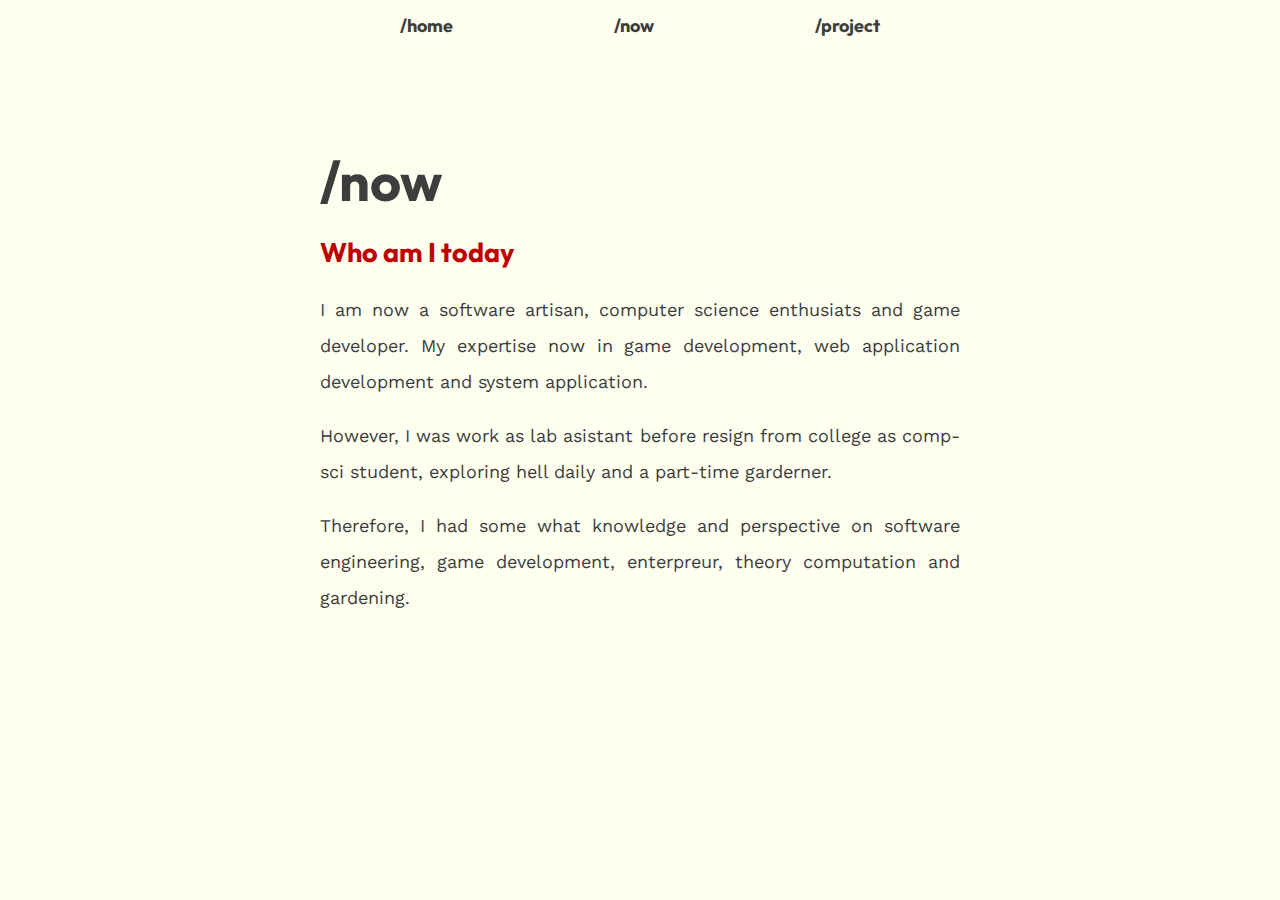
<file: now/index.html>
<!DOCTYPE html>
<html lang="en">
    <head>
        <meta charset="UTF-8">
        <meta http-equiv="X-UA-Compatible" content="IE=edge">
        <meta http-equiv="content-type" content="text/html; charset=utf-8">
        <meta name="viewport" content="width=device-width, initial-scale=1.0, maximum-scale=1, viewport-fit=cover">
        <title>Akasia</title>
        <link rel="stylesheet" href="https://edelsora.github.io/main.css">

        <meta name="description" content="">
        <meta property="og:title" content="Akasia">
        <meta property="og:description" content="">
        <meta property="og:type" content="website">

        
        <meta property="og:url" content="https://edelsora.github.io/now/">
        <link rel="canonical" href="https://edelsora.github.io/now/">
        

        <link rel="icon" href="/favicon.png">
    </head>
    <body>
        <header>
            <nav>
            
                <a href="/">&#x2F;home</a>
            
                <a href="/now">&#x2F;now</a>
            
                <a href="/project">&#x2F;project</a>
            
            </nav>
        </header>
        <main>
            
  <section class="journal">
    <h1>&#x2F;now</h1>
    <h2 class="highlight">Who am I today</h2>

    <p>I am now a software artisan, computer science enthusiats and game developer. 
My expertise now in game development, web application development and system application. </p>
<p>However, I was work as lab asistant before resign from college as comp-sci student, exploring hell daily 
and a part-time garderner. </p>
<p>Therefore, I had some what knowledge and perspective on software engineering, game development, 
enterpreur, theory computation and gardening. </p>

  </section>

        </main>
    </body>
</html>
</file>
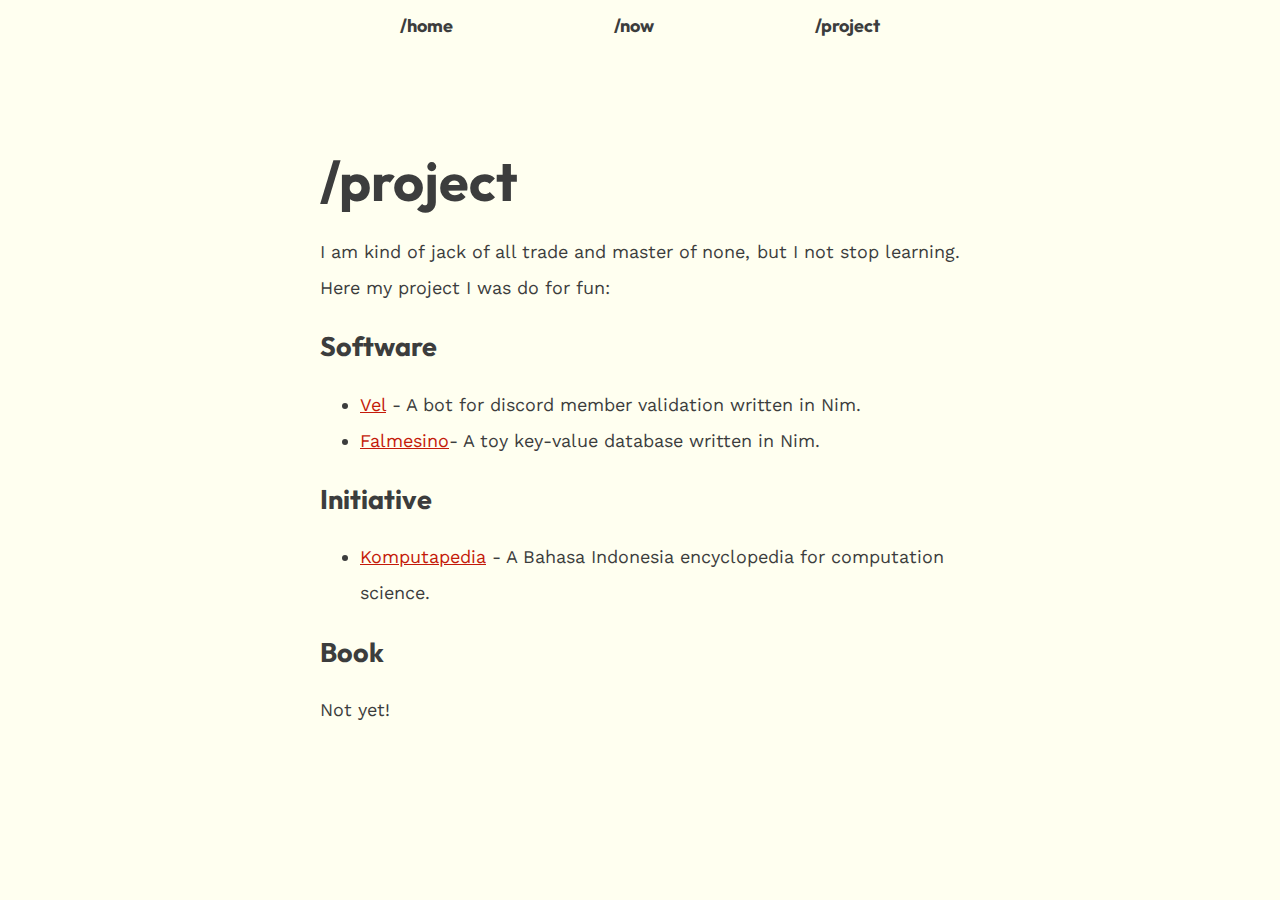
<file: project/index.html>
<!DOCTYPE html>
<html lang="en">
    <head>
        <meta charset="UTF-8">
        <meta http-equiv="X-UA-Compatible" content="IE=edge">
        <meta http-equiv="content-type" content="text/html; charset=utf-8">
        <meta name="viewport" content="width=device-width, initial-scale=1.0, maximum-scale=1, viewport-fit=cover">
        <title>Akasia</title>
        <link rel="stylesheet" href="https://edelsora.github.io/main.css">

        <meta name="description" content="">
        <meta property="og:title" content="Akasia">
        <meta property="og:description" content="">
        <meta property="og:type" content="website">

        
        <meta property="og:url" content="https://edelsora.github.io/project/">
        <link rel="canonical" href="https://edelsora.github.io/project/">
        

        <link rel="icon" href="/favicon.png">
    </head>
    <body>
        <header>
            <nav>
            
                <a href="/">&#x2F;home</a>
            
                <a href="/now">&#x2F;now</a>
            
                <a href="/project">&#x2F;project</a>
            
            </nav>
        </header>
        <main>
            
  <section class="journal">
    <h1>&#x2F;project</h1>
    <h2 class="highlight"></h2>

    <p>I am kind of jack of all trade and master of none, but I not stop learning. Here my project I was do for fun:</p>
<h2 id="software">Software</h2>
<ul>
<li><a href="https://github.com/dromtek/vel">Vel</a> - A bot for discord member validation written in Nim.</li>
<li><a href="https://github.com/edelsora">Falmesino</a>- A toy key-value database written in Nim.</li>
</ul>
<h2 id="initiative">Initiative</h2>
<ul>
<li><a href="https://komputapedia.vercel.app">Komputapedia</a> - A Bahasa Indonesia encyclopedia for computation science.</li>
</ul>
<h2 id="book">Book</h2>
<p>Not yet!</p>

  </section>

        </main>
    </body>
</html>
</file>
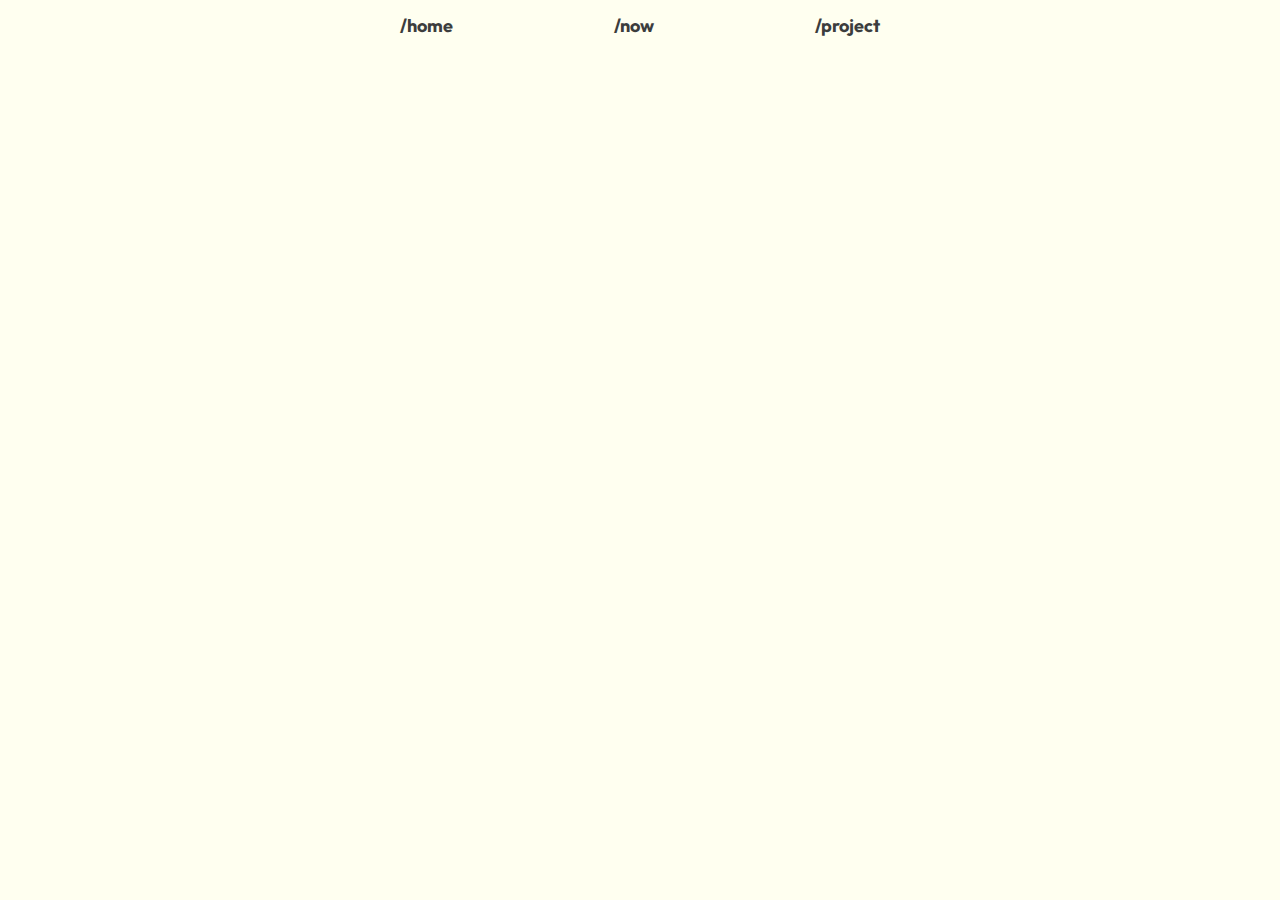
<file: t/index.html>
<!DOCTYPE html>
<html lang="en">
    <head>
        <meta charset="UTF-8">
        <meta http-equiv="X-UA-Compatible" content="IE=edge">
        <meta http-equiv="content-type" content="text/html; charset=utf-8">
        <meta name="viewport" content="width=device-width, initial-scale=1.0, maximum-scale=1, viewport-fit=cover">
        <title>Akasia</title>
        <link rel="stylesheet" href="https://edelsora.github.io/main.css">

        <meta name="description" content="">
        <meta property="og:title" content="Akasia">
        <meta property="og:description" content="">
        <meta property="og:type" content="website">

        
        <meta property="og:url" content="https://edelsora.github.io/t/">
        <link rel="canonical" href="https://edelsora.github.io/t/">
        

        <link rel="icon" href="/favicon.png">
    </head>
    <body>
        <header>
            <nav>
            
                <a href="/">&#x2F;home</a>
            
                <a href="/now">&#x2F;now</a>
            
                <a href="/project">&#x2F;project</a>
            
            </nav>
        </header>
        <main>
            
  <section class="journal">
    <h1></h1>
    <h2 class="highlight"></h2>

    
  </section>

        </main>
    </body>
</html>
</file>
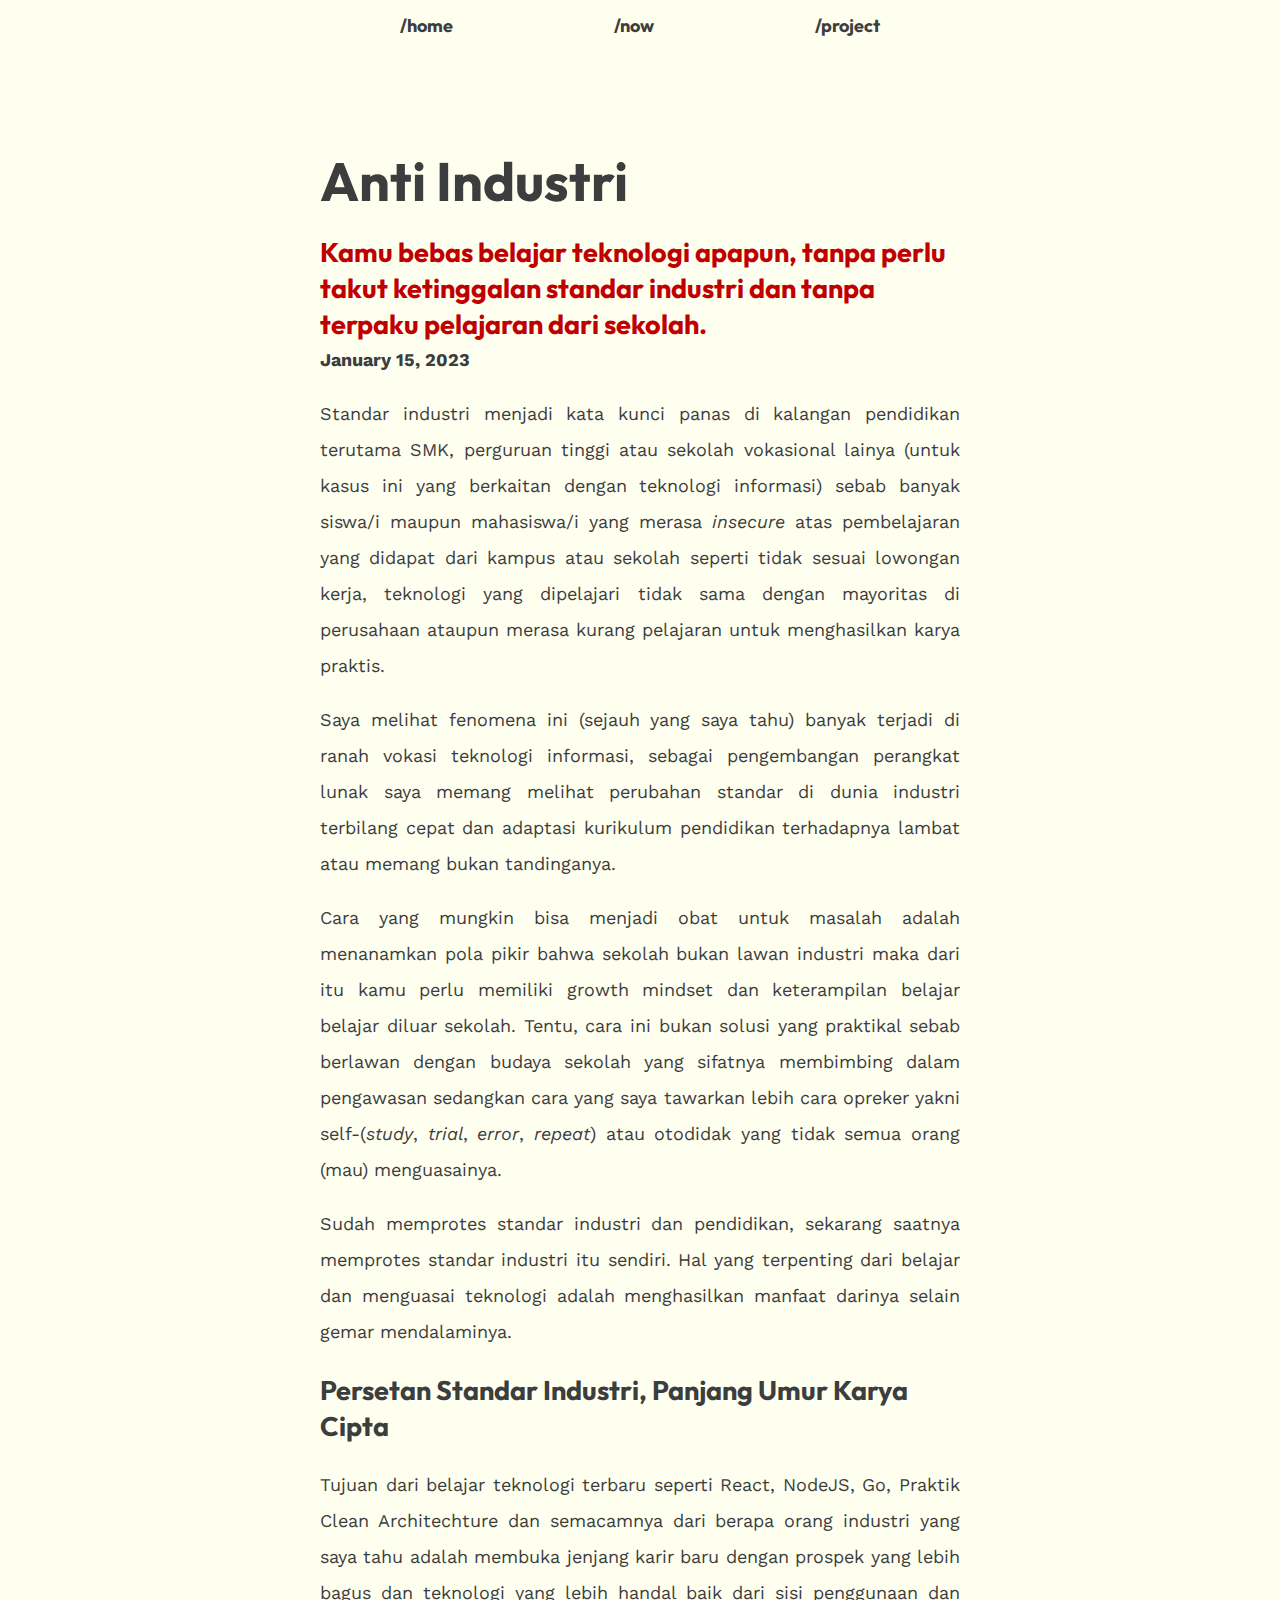
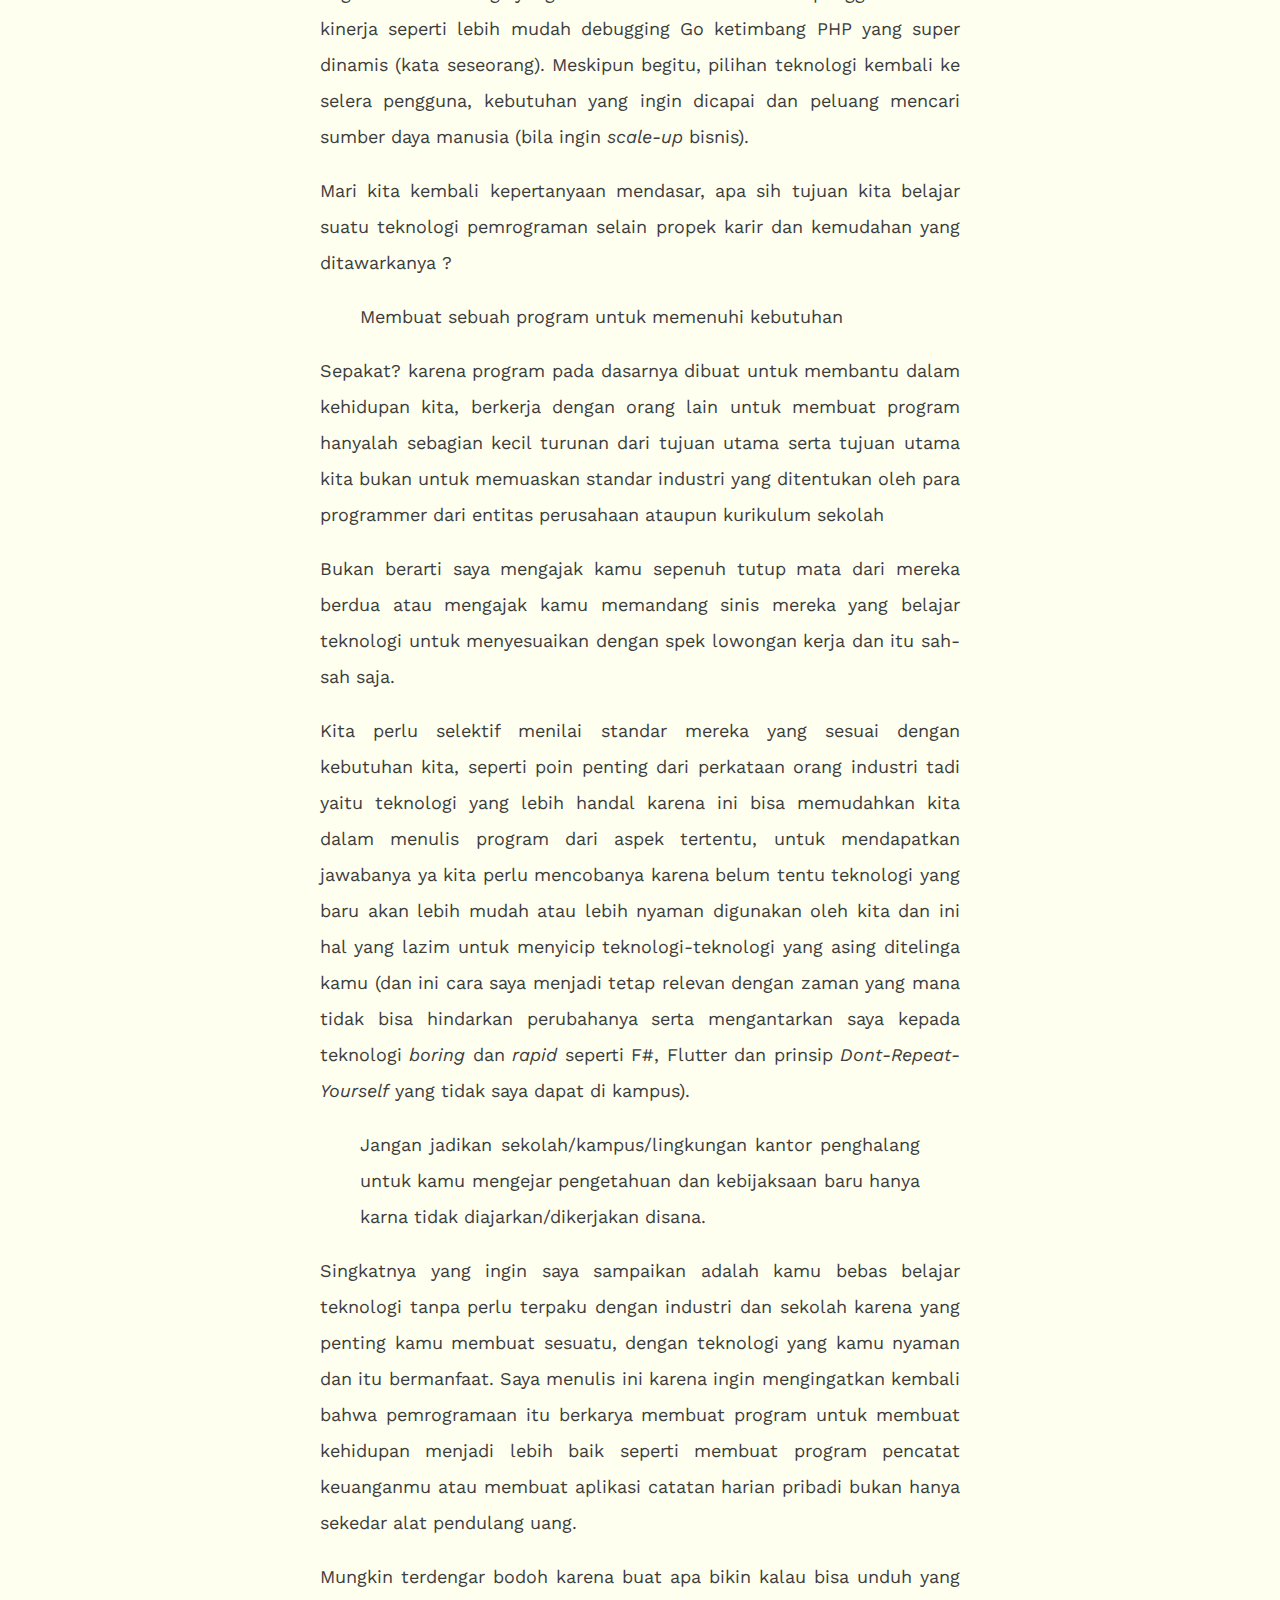
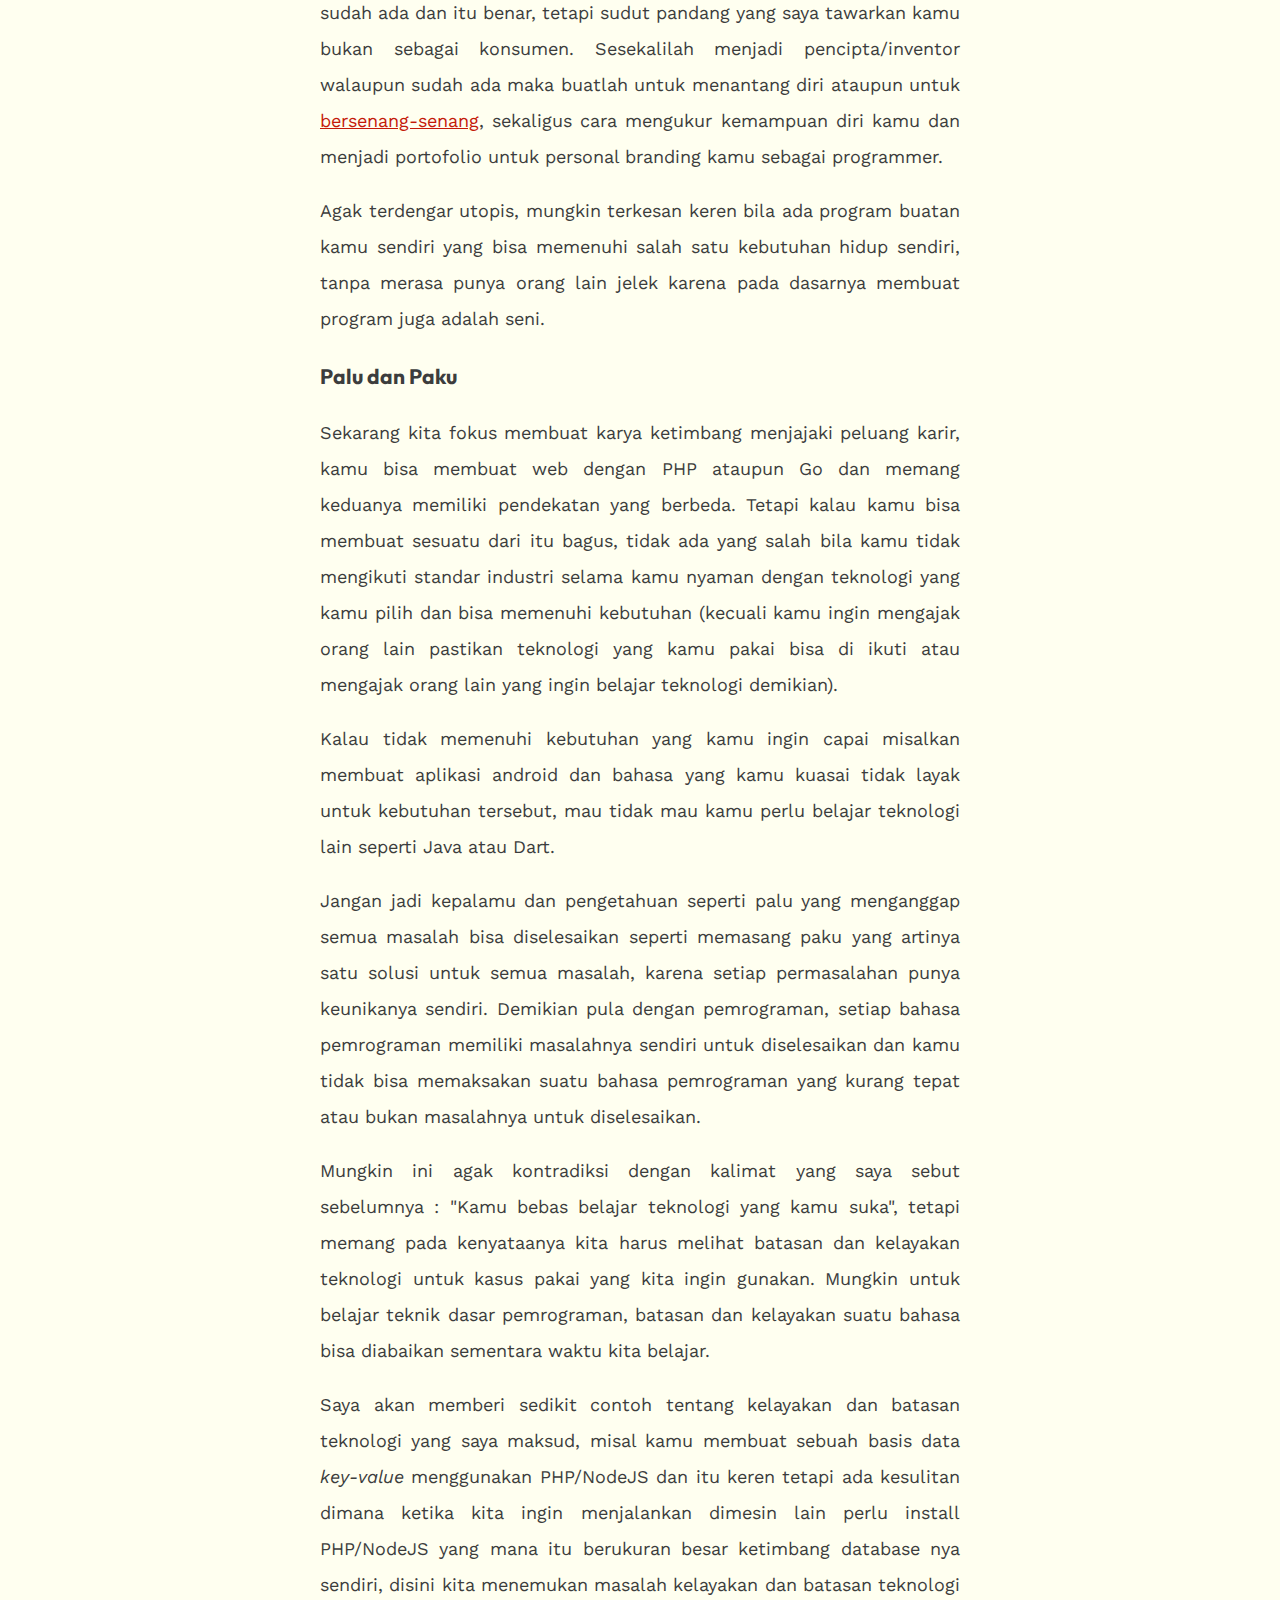
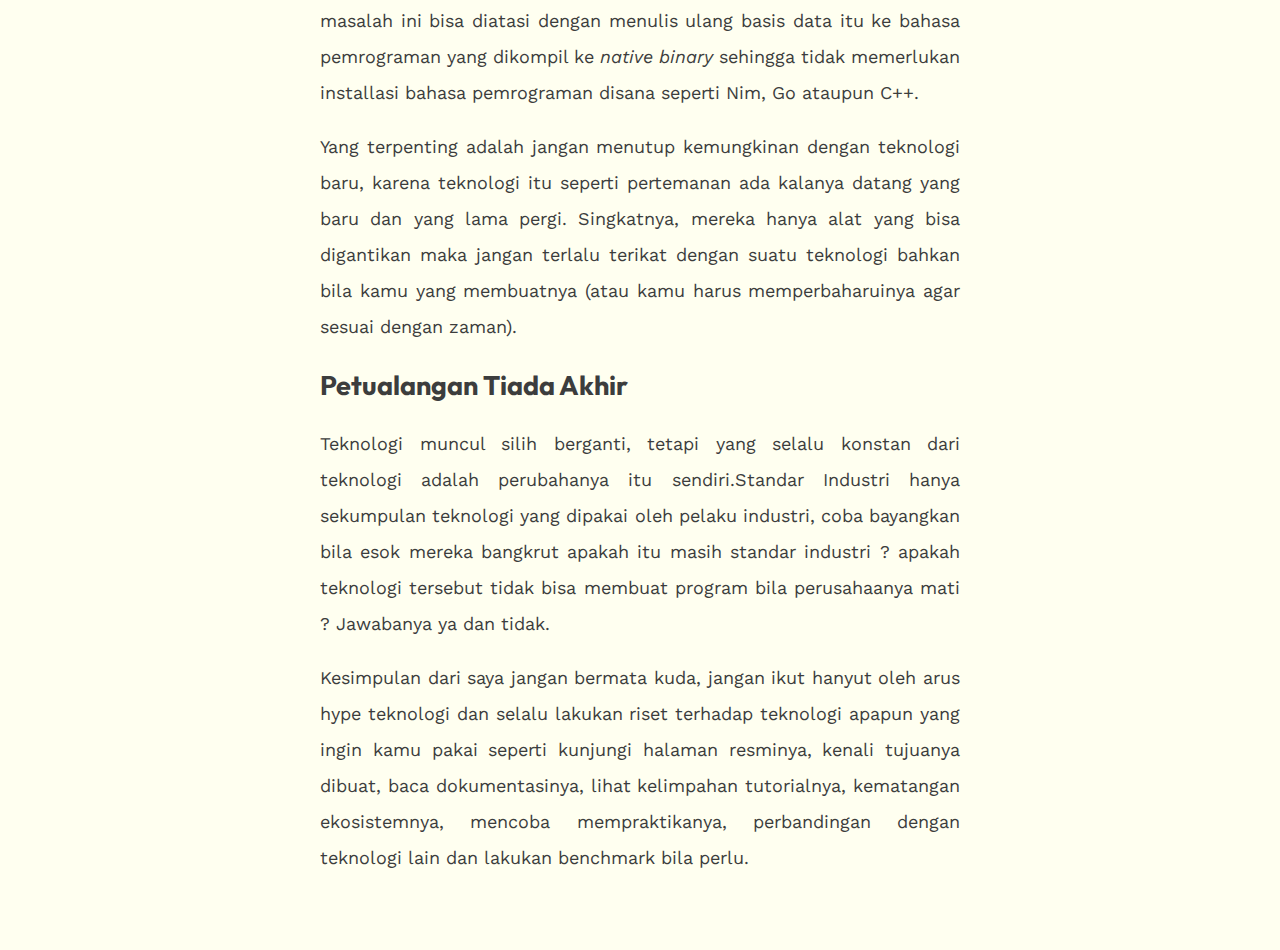
<file: t/anti-industri/index.html>
<!DOCTYPE html>
<html lang="en">
    <head>
        <meta charset="UTF-8">
        <meta http-equiv="X-UA-Compatible" content="IE=edge">
        <meta http-equiv="content-type" content="text/html; charset=utf-8">
        <meta name="viewport" content="width=device-width, initial-scale=1.0, maximum-scale=1, viewport-fit=cover">
        <title>Anti Industri :: Akasia</title>
        <link rel="stylesheet" href="https://edelsora.github.io/main.css">

        <meta name="description" content="Kamu bebas belajar teknologi apapun, tanpa perlu takut ketinggalan standar industri dan tanpa terpaku pelajaran dari sekolah.">
        <meta property="og:title" content="Anti Industri :: Akasia">
        <meta property="og:description" content="Kamu bebas belajar teknologi apapun, tanpa perlu takut ketinggalan standar industri dan tanpa terpaku pelajaran dari sekolah.">
        <meta property="og:type" content="website">

        
        <meta property="og:url" content="https://edelsora.github.io/t/anti-industri/">
        <link rel="canonical" href="https://edelsora.github.io/t/anti-industri/">
        

        <link rel="icon" href="/favicon.png">
    </head>
    <body>
        <header>
            <nav>
            
                <a href="/">&#x2F;home</a>
            
                <a href="/now">&#x2F;now</a>
            
                <a href="/project">&#x2F;project</a>
            
            </nav>
        </header>
        <main>
            
  <section class="journal">
    <h1>Anti Industri</h1>
    <h2 class="highlight tagline">Kamu bebas belajar teknologi apapun, tanpa perlu takut ketinggalan standar industri dan tanpa terpaku pelajaran dari sekolah.</h2>
    <span class="meta-journal">
      <b>January 15, 2023</b>
    </span>

    <p>Standar industri menjadi kata kunci panas di kalangan pendidikan terutama SMK, perguruan tinggi atau 
sekolah vokasional lainya (untuk kasus ini yang berkaitan dengan teknologi informasi) sebab banyak siswa/i 
maupun mahasiswa/i yang merasa <em>insecure</em> atas pembelajaran yang didapat dari kampus atau sekolah seperti 
tidak sesuai lowongan kerja, teknologi yang dipelajari tidak sama dengan mayoritas di perusahaan ataupun 
merasa kurang pelajaran untuk menghasilkan karya praktis.</p>
<p>Saya melihat fenomena ini (sejauh yang saya tahu) banyak terjadi di ranah vokasi teknologi informasi,
sebagai pengembangan perangkat lunak saya memang melihat perubahan standar di dunia industri terbilang
cepat dan adaptasi kurikulum pendidikan terhadapnya lambat atau memang bukan tandinganya. </p>
<p>Cara yang mungkin bisa menjadi obat untuk masalah adalah menanamkan pola pikir bahwa sekolah bukan
lawan industri maka dari itu kamu perlu memiliki growth mindset dan keterampilan belajar belajar diluar 
sekolah. Tentu, cara ini bukan solusi yang praktikal sebab berlawan dengan budaya sekolah yang sifatnya membimbing dalam pengawasan sedangkan cara yang saya tawarkan lebih cara opreker yakni self-(<em>study</em>, <em>trial</em>, <em>error</em>, <em>repeat</em>) atau otodidak yang tidak semua orang (mau) menguasainya.</p>
<p>Sudah memprotes standar industri dan pendidikan, sekarang saatnya memprotes standar industri itu sendiri.
Hal yang terpenting dari belajar dan menguasai teknologi adalah menghasilkan manfaat darinya selain gemar mendalaminya.</p>
<h2 id="persetan-standar-industri-panjang-umur-karya-cipta">Persetan Standar Industri, Panjang Umur Karya Cipta</h2>
<p>Tujuan dari belajar teknologi terbaru seperti React, NodeJS, Go, Praktik Clean Architechture dan semacamnya dari berapa orang
industri yang saya tahu adalah membuka jenjang karir baru dengan prospek yang lebih bagus dan 
teknologi yang lebih handal baik dari sisi penggunaan dan kinerja seperti lebih mudah debugging
Go ketimbang PHP yang super dinamis (kata seseorang). Meskipun begitu, pilihan teknologi kembali
ke selera pengguna, kebutuhan yang ingin dicapai dan peluang mencari sumber daya manusia (bila ingin
<em>scale-up</em> bisnis).</p>
<p>Mari kita kembali kepertanyaan mendasar, apa sih tujuan kita belajar suatu teknologi pemrograman selain
propek karir dan kemudahan yang ditawarkanya ?</p>
<blockquote>
<p>Membuat sebuah program untuk memenuhi kebutuhan</p>
</blockquote>
<p>Sepakat? karena program pada dasarnya dibuat untuk membantu dalam kehidupan kita, berkerja dengan orang
lain untuk membuat program hanyalah sebagian kecil turunan dari tujuan utama serta 
tujuan utama kita bukan untuk memuaskan standar industri yang ditentukan oleh para programmer 
dari entitas perusahaan ataupun kurikulum sekolah</p>
<p>Bukan berarti saya mengajak kamu sepenuh tutup mata dari mereka berdua atau mengajak kamu memandang sinis mereka yang belajar teknologi untuk menyesuaikan dengan spek lowongan kerja dan itu sah-sah saja. </p>
<p>Kita perlu selektif menilai standar mereka yang sesuai dengan kebutuhan kita, seperti poin penting dari perkataan orang industri tadi
yaitu teknologi yang lebih handal karena ini bisa memudahkan kita dalam menulis program dari aspek tertentu, untuk mendapatkan jawabanya ya kita perlu mencobanya karena belum tentu teknologi yang baru akan lebih mudah atau lebih nyaman digunakan oleh kita dan ini hal yang lazim untuk menyicip teknologi-teknologi yang asing ditelinga kamu (dan ini cara saya menjadi tetap relevan dengan zaman yang mana tidak bisa hindarkan perubahanya serta mengantarkan saya kepada teknologi <em>boring</em> dan <em>rapid</em> seperti F#, Flutter dan prinsip 
<em>Dont-Repeat-Yourself</em> yang tidak saya dapat di kampus).</p>
<blockquote>
<p>Jangan jadikan sekolah/kampus/lingkungan kantor penghalang untuk kamu mengejar pengetahuan dan kebijaksaan baru hanya karna tidak diajarkan/dikerjakan disana.</p>
</blockquote>
<p>Singkatnya yang ingin saya sampaikan adalah kamu bebas belajar teknologi tanpa perlu terpaku dengan 
industri dan sekolah karena yang penting kamu membuat sesuatu, dengan teknologi yang kamu nyaman dan 
itu bermanfaat. Saya menulis ini karena ingin mengingatkan kembali bahwa pemrogramaan itu berkarya membuat program untuk membuat kehidupan menjadi lebih baik seperti membuat program pencatat keuanganmu atau membuat aplikasi catatan harian pribadi bukan hanya sekedar alat pendulang uang.</p>
<p>Mungkin terdengar bodoh karena buat apa bikin kalau bisa unduh yang sudah ada dan itu benar, tetapi sudut
pandang yang saya tawarkan kamu bukan sebagai konsumen. Sesekalilah menjadi pencipta/inventor walaupun sudah ada maka buatlah untuk menantang diri ataupun untuk <a href="https://justforfunnoreally.dev/">bersenang-senang</a>, sekaligus cara mengukur kemampuan diri kamu dan menjadi portofolio untuk personal branding kamu sebagai programmer.</p>
<p>Agak terdengar utopis, mungkin terkesan keren bila ada program buatan kamu sendiri yang bisa memenuhi
salah satu kebutuhan hidup sendiri, tanpa merasa punya orang lain jelek karena pada dasarnya membuat 
program juga adalah seni.</p>
<h3 id="palu-dan-paku">Palu dan Paku</h3>
<p>Sekarang kita fokus membuat karya ketimbang menjajaki peluang karir, kamu bisa membuat web dengan PHP
ataupun Go dan memang keduanya memiliki pendekatan yang berbeda. Tetapi kalau kamu bisa membuat sesuatu
dari itu bagus, tidak ada yang salah bila kamu tidak mengikuti standar industri selama kamu nyaman 
dengan teknologi yang kamu pilih dan bisa memenuhi kebutuhan (kecuali kamu ingin mengajak orang lain pastikan teknologi yang kamu pakai bisa di ikuti atau mengajak orang lain yang ingin belajar teknologi demikian).</p>
<p>Kalau tidak memenuhi kebutuhan yang kamu ingin capai misalkan membuat aplikasi android dan bahasa yang 
kamu kuasai tidak layak untuk kebutuhan tersebut, mau tidak mau kamu perlu belajar teknologi lain seperti Java atau Dart. </p>
<p>Jangan jadi kepalamu dan pengetahuan seperti palu yang menganggap semua masalah bisa diselesaikan 
seperti memasang paku yang artinya satu solusi untuk semua masalah, karena setiap permasalahan punya
keunikanya sendiri. Demikian pula dengan pemrograman, setiap bahasa pemrograman memiliki masalahnya 
sendiri untuk diselesaikan dan kamu tidak bisa memaksakan suatu bahasa pemrograman yang kurang tepat
atau bukan masalahnya untuk diselesaikan.</p>
<p>Mungkin ini agak kontradiksi dengan kalimat yang saya sebut sebelumnya : &quot;Kamu bebas belajar teknologi yang kamu suka&quot;, tetapi memang pada kenyataanya kita harus melihat batasan dan kelayakan teknologi untuk
kasus pakai yang kita ingin gunakan. Mungkin untuk belajar teknik dasar pemrograman, batasan dan kelayakan 
suatu bahasa bisa diabaikan sementara waktu kita belajar.</p>
<p>Saya akan memberi sedikit contoh tentang kelayakan dan batasan teknologi yang saya maksud, misal kamu 
membuat sebuah basis data <em>key-value</em> menggunakan PHP/NodeJS dan itu keren tetapi ada kesulitan dimana
ketika kita ingin menjalankan dimesin lain perlu install PHP/NodeJS yang mana itu berukuran besar 
ketimbang database nya sendiri, disini kita menemukan masalah kelayakan dan batasan teknologi
masalah ini bisa diatasi dengan menulis ulang basis data itu ke bahasa pemrograman yang dikompil ke
<em>native binary</em> sehingga tidak memerlukan installasi bahasa pemrograman disana seperti Nim, 
Go ataupun C++.</p>
<p>Yang terpenting adalah jangan menutup kemungkinan dengan teknologi baru, karena teknologi itu seperti
pertemanan ada kalanya datang yang baru dan yang lama pergi. Singkatnya, mereka hanya alat yang bisa digantikan maka jangan terlalu terikat dengan suatu teknologi bahkan bila kamu yang membuatnya (atau kamu harus memperbaharuinya agar sesuai dengan zaman).</p>
<h2 id="petualangan-tiada-akhir">Petualangan Tiada Akhir</h2>
<p>Teknologi muncul silih berganti, tetapi yang selalu konstan dari teknologi adalah perubahanya itu sendiri.Standar Industri
hanya sekumpulan teknologi yang dipakai oleh pelaku industri, coba bayangkan bila esok mereka bangkrut 
apakah itu masih standar industri ? apakah teknologi tersebut tidak bisa membuat program bila perusahaanya 
mati ? Jawabanya ya dan tidak.</p>
<p>Kesimpulan dari saya jangan bermata kuda, jangan ikut hanyut oleh arus hype teknologi dan selalu lakukan riset terhadap teknologi apapun yang ingin kamu pakai seperti kunjungi halaman resminya, kenali tujuanya dibuat, baca dokumentasinya, lihat kelimpahan tutorialnya, kematangan ekosistemnya, mencoba mempraktikanya, perbandingan dengan teknologi lain dan lakukan benchmark bila perlu.</p>

  </section>

        </main>
    </body>
</html>
</file>
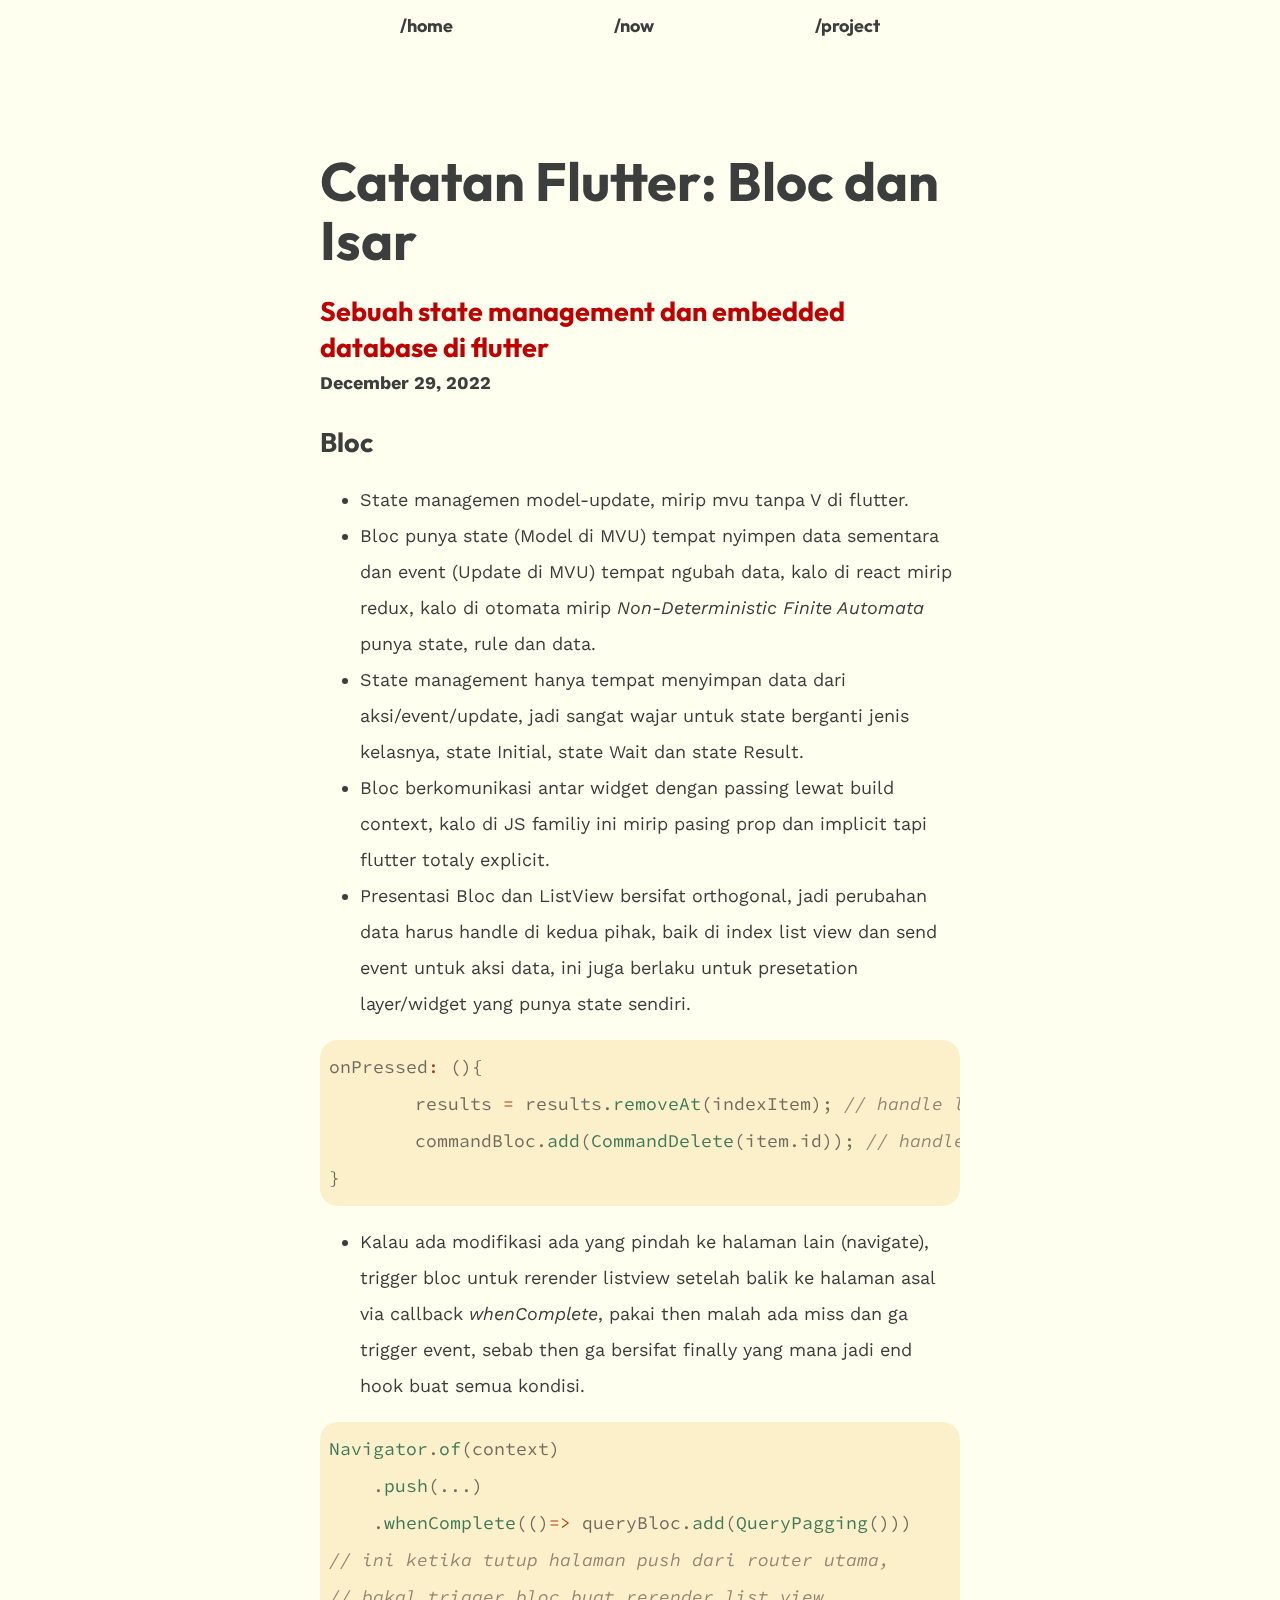
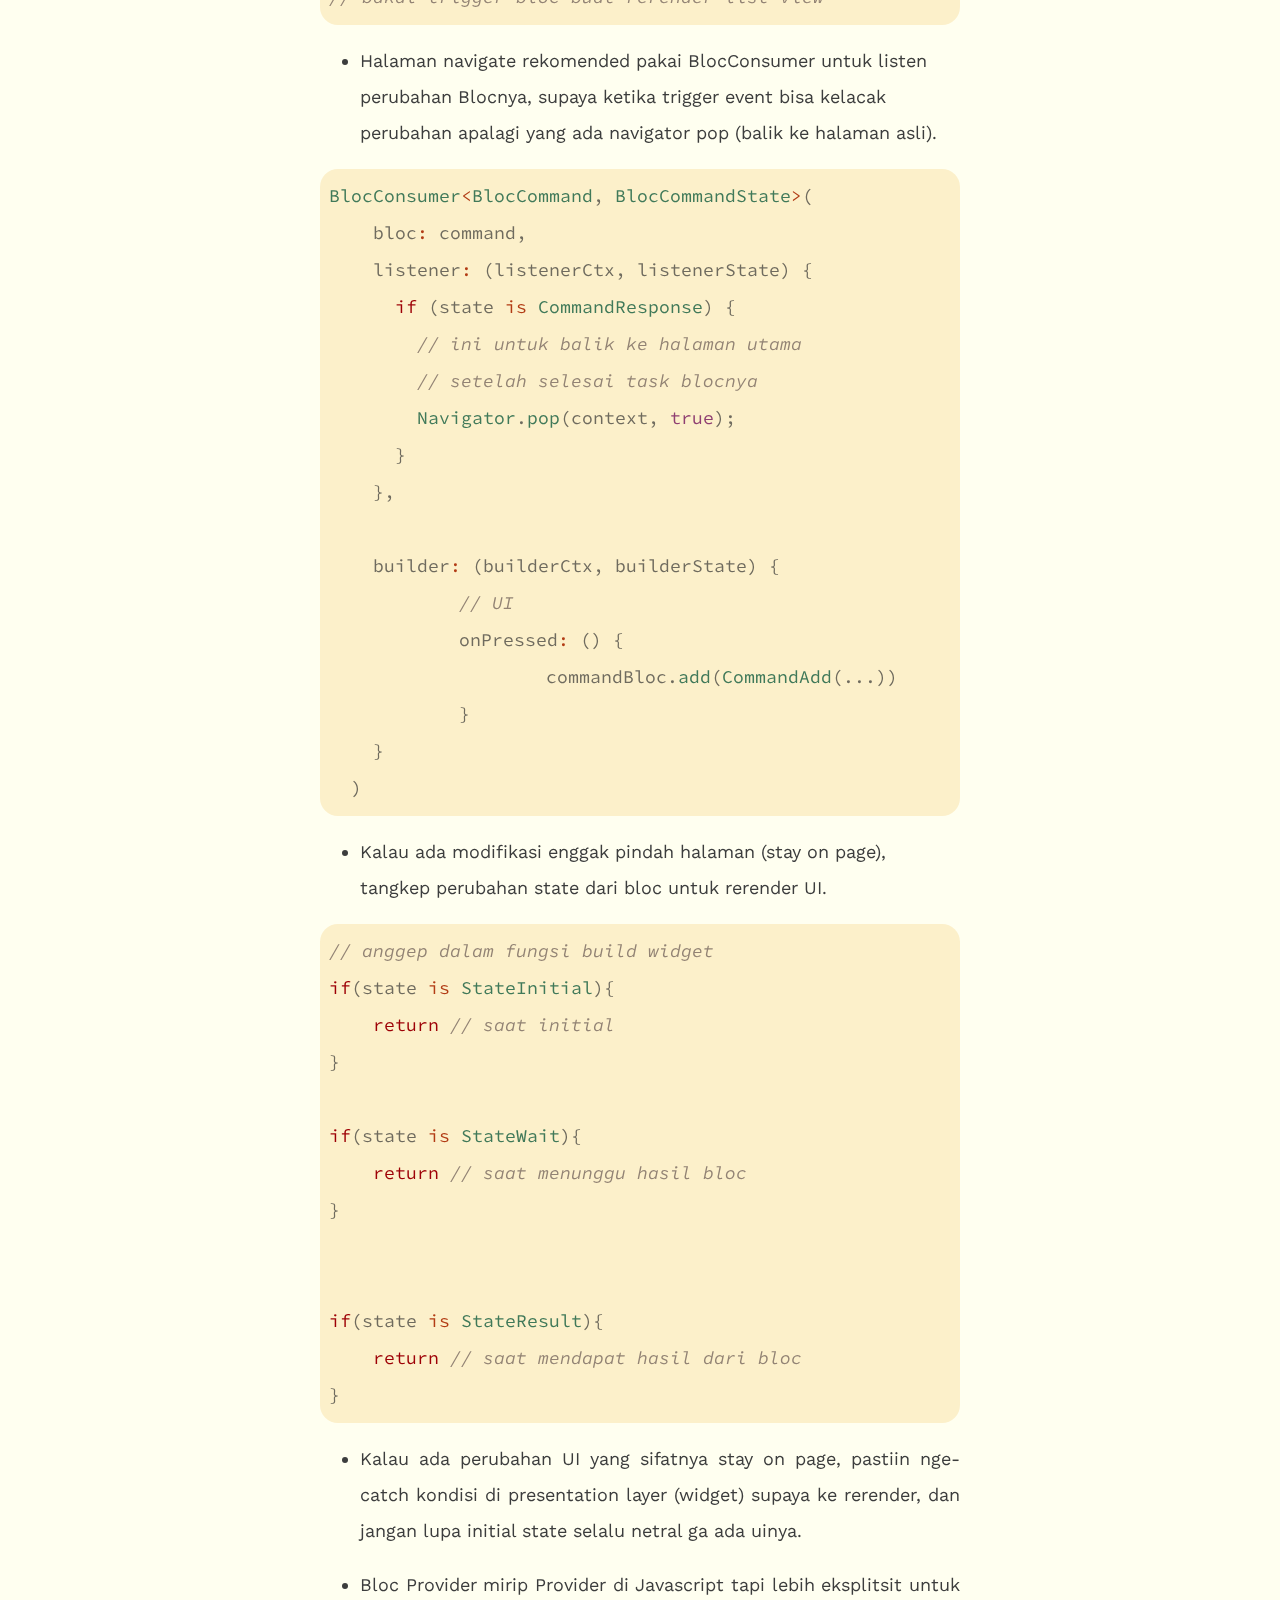
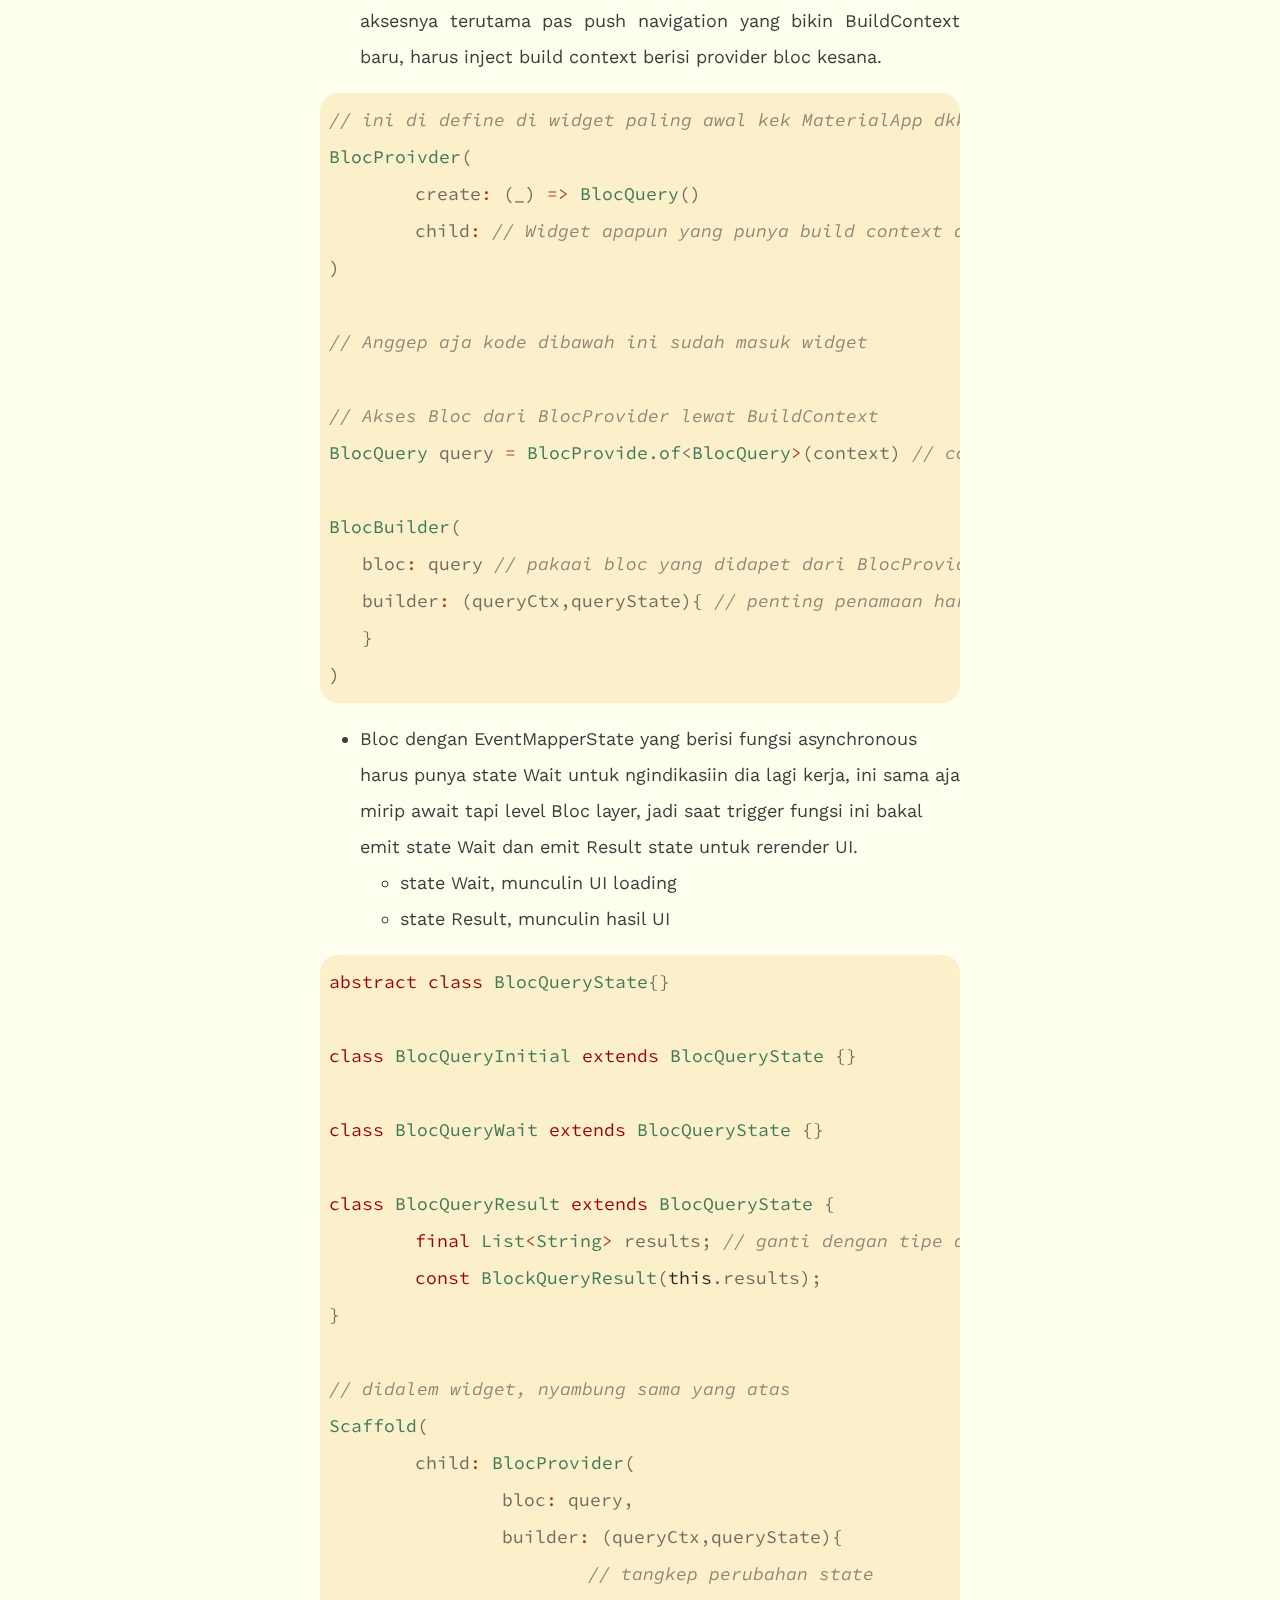
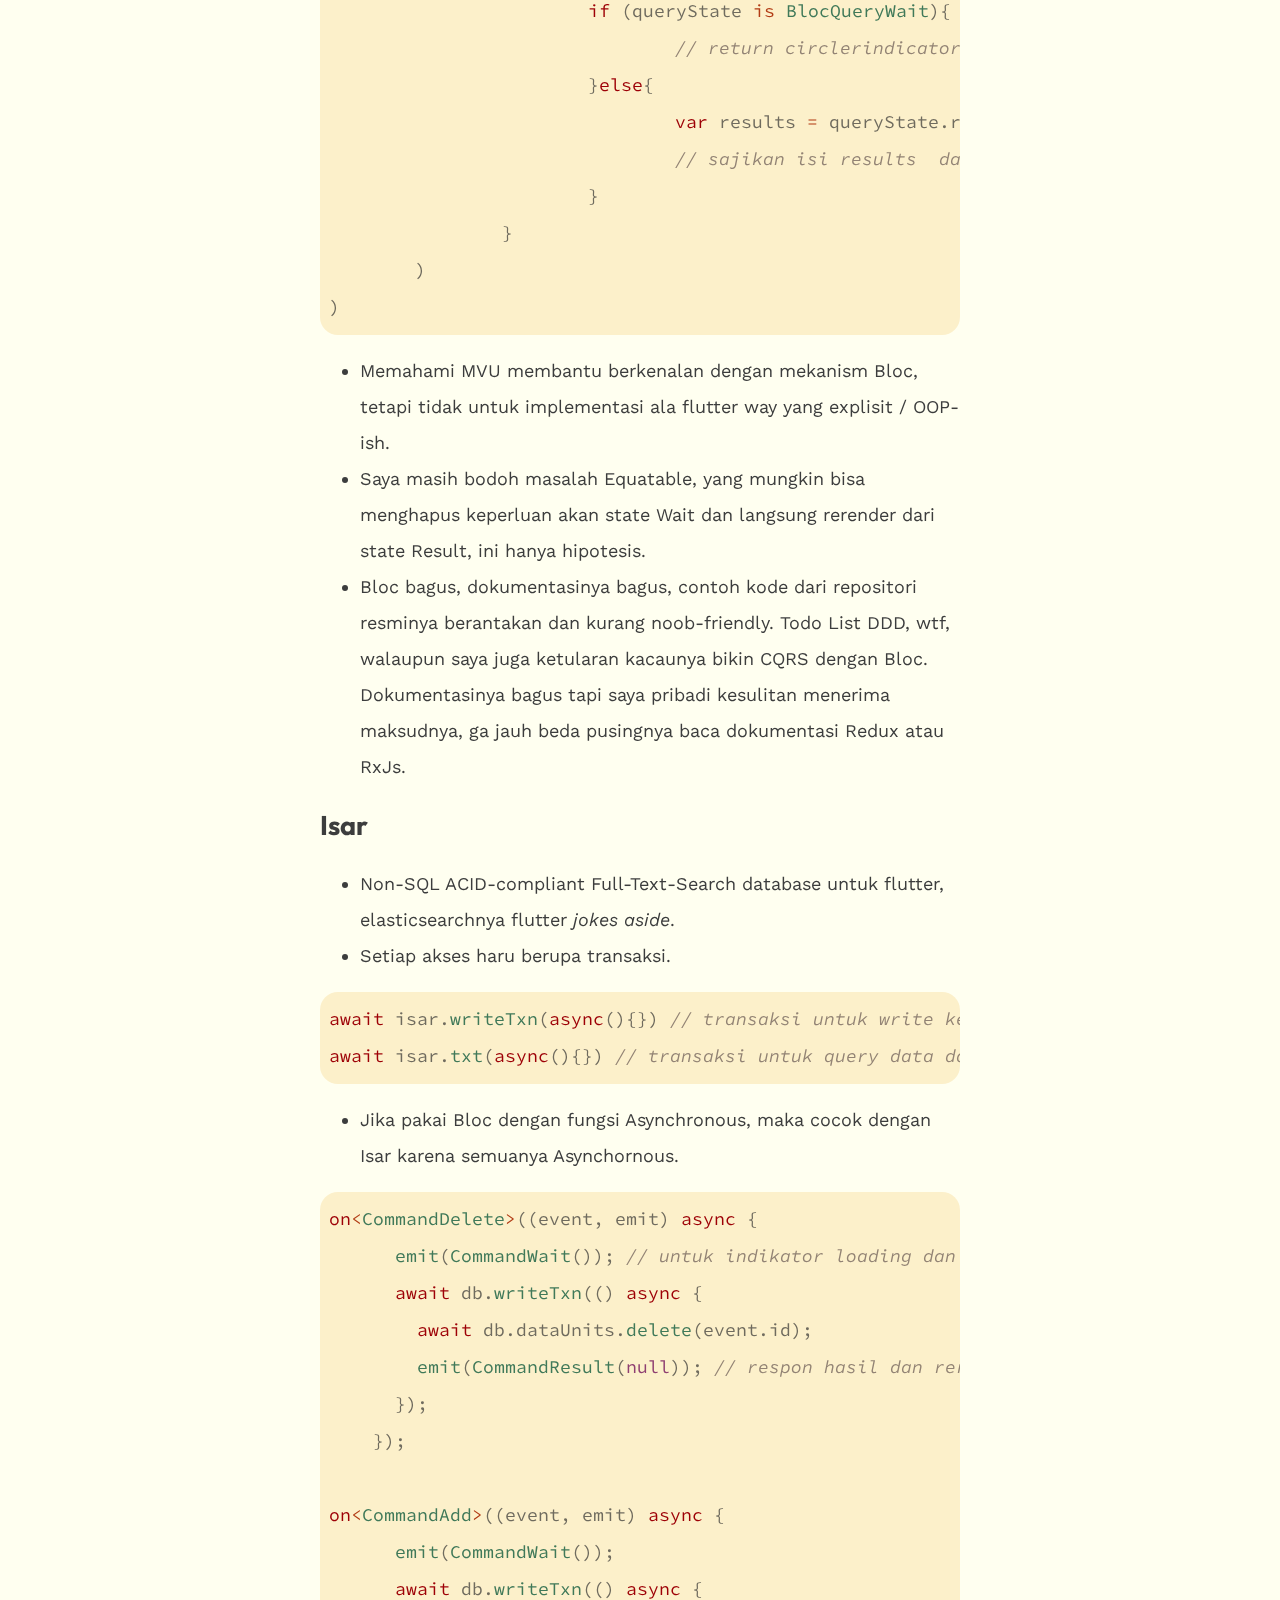
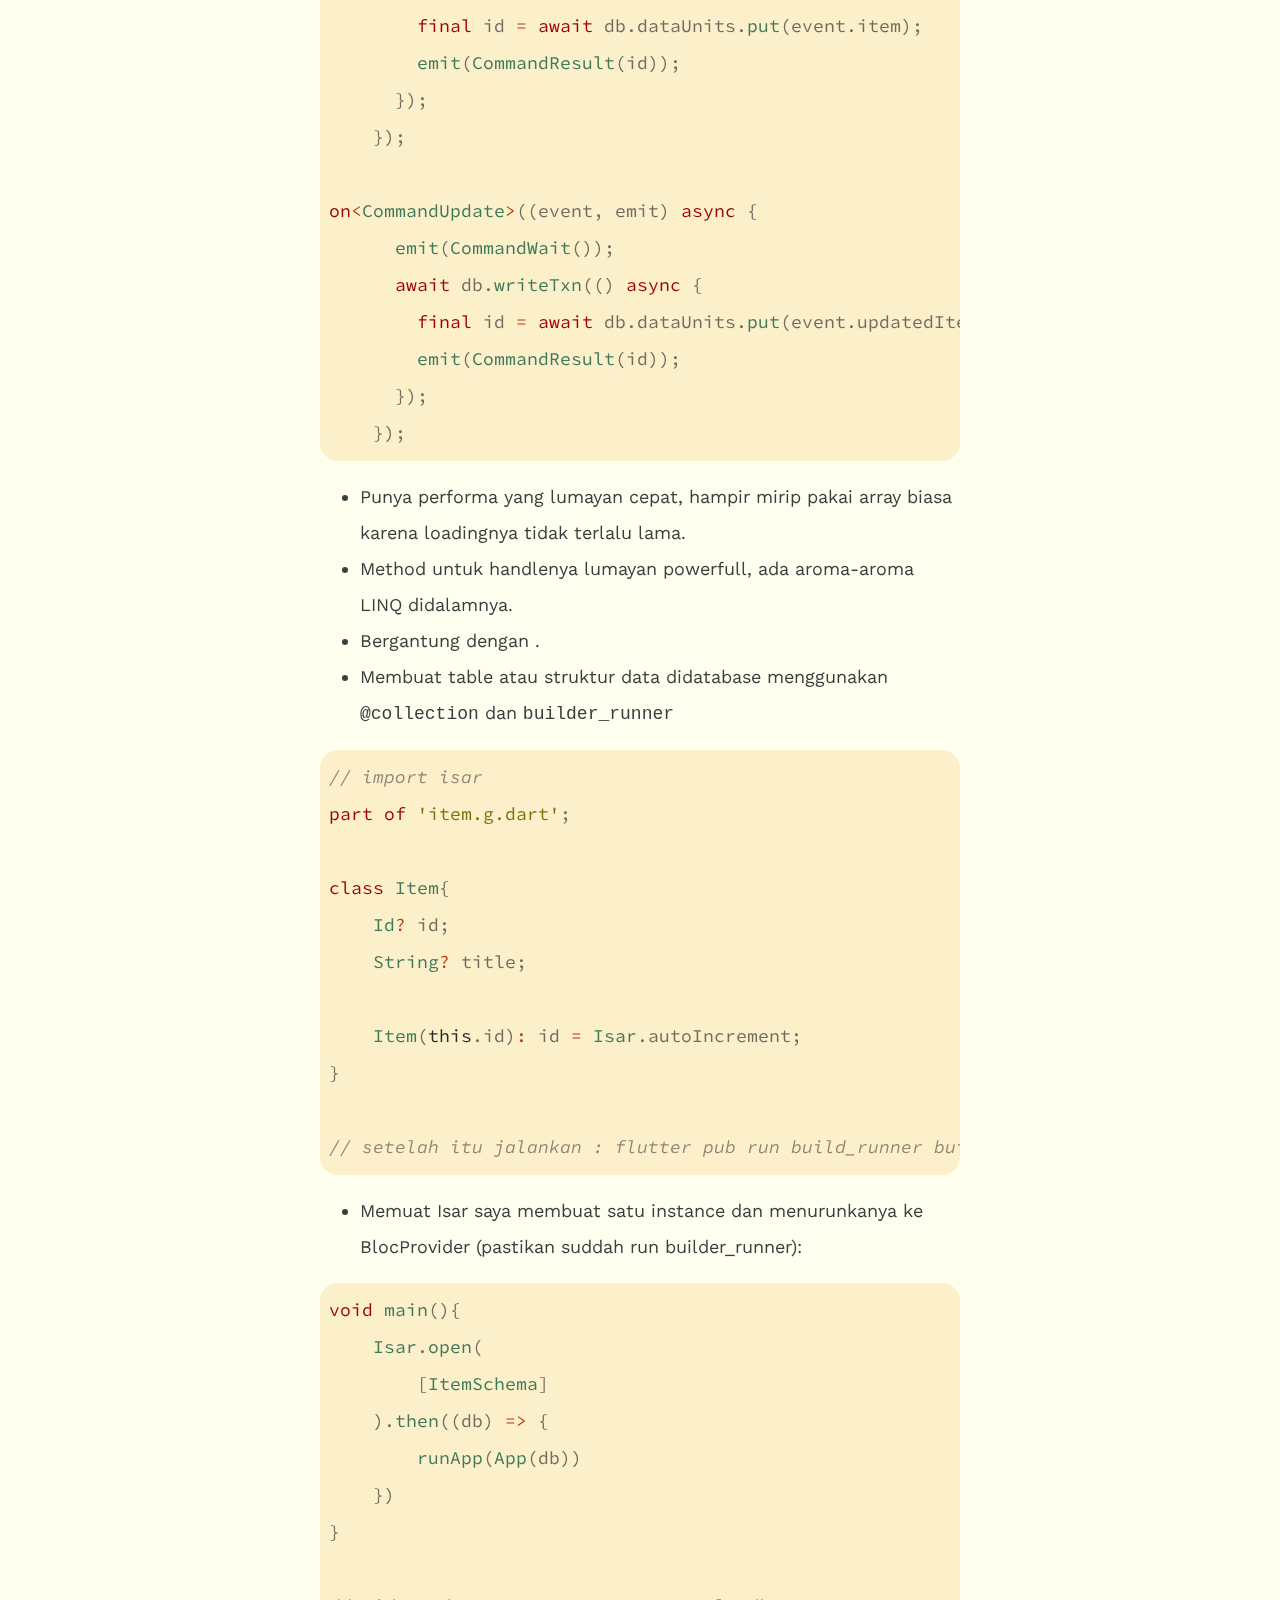
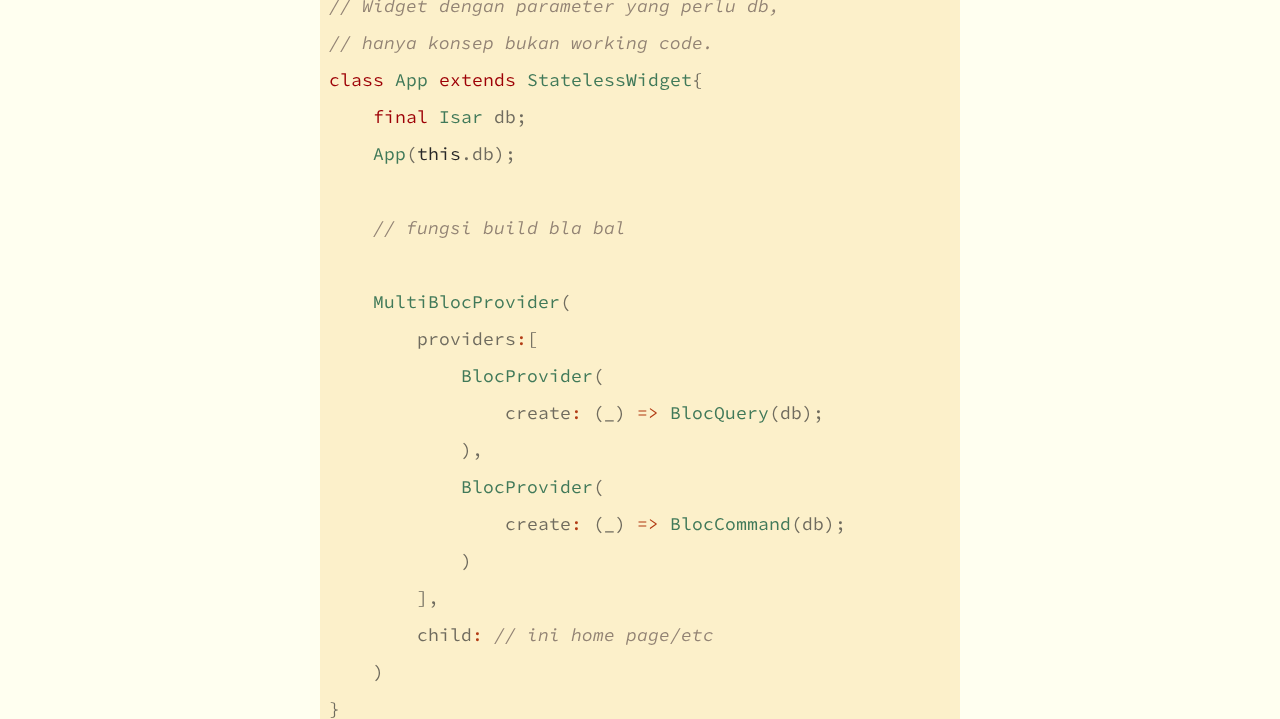
<file: t/bloc-dan-isar/index.html>
<!DOCTYPE html>
<html lang="en">
    <head>
        <meta charset="UTF-8">
        <meta http-equiv="X-UA-Compatible" content="IE=edge">
        <meta http-equiv="content-type" content="text/html; charset=utf-8">
        <meta name="viewport" content="width=device-width, initial-scale=1.0, maximum-scale=1, viewport-fit=cover">
        <title>Catatan Flutter: Bloc dan Isar :: Akasia</title>
        <link rel="stylesheet" href="https://edelsora.github.io/main.css">

        <meta name="description" content="Sebuah state management dan embedded database di flutter">
        <meta property="og:title" content="Catatan Flutter: Bloc dan Isar :: Akasia">
        <meta property="og:description" content="Sebuah state management dan embedded database di flutter">
        <meta property="og:type" content="website">

        
        <meta property="og:url" content="https://edelsora.github.io/t/bloc-dan-isar/">
        <link rel="canonical" href="https://edelsora.github.io/t/bloc-dan-isar/">
        

        <link rel="icon" href="/favicon.png">
    </head>
    <body>
        <header>
            <nav>
            
                <a href="/">&#x2F;home</a>
            
                <a href="/now">&#x2F;now</a>
            
                <a href="/project">&#x2F;project</a>
            
            </nav>
        </header>
        <main>
            
  <section class="journal">
    <h1>Catatan Flutter: Bloc dan Isar</h1>
    <h2 class="highlight tagline">Sebuah state management dan embedded database di flutter</h2>
    <span class="meta-journal">
      <b>December 29, 2022</b>
    </span>

    <h2 id="bloc">Bloc</h2>
<ul>
<li>State managemen model-update, mirip mvu tanpa V di flutter. </li>
<li>Bloc punya state (Model di MVU) tempat nyimpen data sementara dan event (Update di MVU) tempat ngubah data, kalo di react mirip redux, kalo di otomata mirip <em>Non-Deterministic Finite Automata</em> punya state, rule dan data.</li>
<li>State management hanya tempat menyimpan data dari aksi/event/update, jadi sangat wajar untuk state berganti jenis kelasnya, state Initial, state Wait dan state Result.</li>
<li>Bloc berkomunikasi antar widget dengan passing lewat build context, kalo di JS familiy ini  mirip pasing prop dan implicit tapi flutter totaly explicit.</li>
<li>Presentasi Bloc dan ListView bersifat orthogonal, jadi perubahan data harus handle di kedua pihak, baik di index list view dan send event untuk aksi data, ini juga berlaku untuk presetation layer/widget yang punya state sendiri.</li>
</ul>
<pre data-lang="dart" style="background-color:#fcf0ca;color:#282828aa;" class="language-dart "><code class="language-dart" data-lang="dart"><span>onPressed</span><span style="color:#b23c15;">:</span><span> (){
</span><span>	results </span><span style="color:#b23c15;">=</span><span> results.</span><span style="color:#407959;">removeAt</span><span>(indexItem); </span><span style="font-style:italic;color:#928374;">// handle listview
</span><span>	commandBloc.</span><span style="color:#407959;">add</span><span>(</span><span style="color:#407959;">CommandDelete</span><span>(item.id)); </span><span style="font-style:italic;color:#928374;">// handle bloc
</span><span>}
</span></code></pre>
<ul>
<li>Kalau ada modifikasi ada yang pindah ke halaman lain (navigate), trigger bloc untuk rerender listview setelah balik ke halaman asal via callback <em>whenComplete</em>, pakai then malah ada miss dan ga trigger event, sebab then ga bersifat finally yang mana jadi end hook buat semua kondisi.</li>
</ul>
<pre data-lang="dart" style="background-color:#fcf0ca;color:#282828aa;" class="language-dart "><code class="language-dart" data-lang="dart"><span style="color:#407959;">Navigator</span><span>.</span><span style="color:#407959;">of</span><span>(context)
</span><span>    .</span><span style="color:#407959;">push</span><span>(...)
</span><span>    .</span><span style="color:#407959;">whenComplete</span><span>(()</span><span style="color:#b23c15;">=&gt;</span><span> queryBloc.</span><span style="color:#407959;">add</span><span>(</span><span style="color:#407959;">QueryPagging</span><span>())) 
</span><span style="font-style:italic;color:#928374;">// ini ketika tutup halaman push dari router utama,
</span><span style="font-style:italic;color:#928374;">// bakal trigger bloc buat rerender list view
</span></code></pre>
<ul>
<li>Halaman navigate rekomended pakai BlocConsumer untuk listen perubahan Blocnya, supaya ketika trigger event bisa kelacak perubahan apalagi yang ada navigator pop (balik ke halaman asli).</li>
</ul>
<pre data-lang="dart" style="background-color:#fcf0ca;color:#282828aa;" class="language-dart "><code class="language-dart" data-lang="dart"><span style="color:#407959;">BlocConsumer</span><span style="color:#b23c15;">&lt;</span><span style="color:#407959;">BlocCommand</span><span>, </span><span style="color:#407959;">BlocCommandState</span><span style="color:#b23c15;">&gt;</span><span>(
</span><span>    bloc</span><span style="color:#b23c15;">:</span><span> command,
</span><span>    listener</span><span style="color:#b23c15;">:</span><span> (listenerCtx, listenerState) {
</span><span>      </span><span style="color:#9d0006;">if</span><span> (state </span><span style="color:#b23c15;">is </span><span style="color:#407959;">CommandResponse</span><span>) {
</span><span>        </span><span style="font-style:italic;color:#928374;">// ini untuk balik ke halaman utama 
</span><span>        </span><span style="font-style:italic;color:#928374;">// setelah selesai task blocnya
</span><span>        </span><span style="color:#407959;">Navigator</span><span>.</span><span style="color:#407959;">pop</span><span>(context, </span><span style="color:#8f3f71;">true</span><span>);
</span><span>      }
</span><span>    },
</span><span>
</span><span>    builder</span><span style="color:#b23c15;">:</span><span> (builderCtx, builderState) {
</span><span>	    </span><span style="font-style:italic;color:#928374;">// UI 
</span><span>	    onPressed</span><span style="color:#b23c15;">:</span><span> () {
</span><span>		    commandBloc.</span><span style="color:#407959;">add</span><span>(</span><span style="color:#407959;">CommandAdd</span><span>(...))
</span><span>	    }
</span><span>    }
</span><span>  )
</span></code></pre>
<ul>
<li>Kalau ada modifikasi enggak pindah halaman (stay on page), tangkep perubahan state dari bloc untuk rerender UI.</li>
</ul>
<pre data-lang="dart" style="background-color:#fcf0ca;color:#282828aa;" class="language-dart "><code class="language-dart" data-lang="dart"><span style="font-style:italic;color:#928374;">// anggep dalam fungsi build widget
</span><span style="color:#9d0006;">if</span><span>(state </span><span style="color:#b23c15;">is </span><span style="color:#407959;">StateInitial</span><span>){
</span><span>    </span><span style="color:#9d0006;">return </span><span style="font-style:italic;color:#928374;">// saat initial
</span><span>}
</span><span>
</span><span style="color:#9d0006;">if</span><span>(state </span><span style="color:#b23c15;">is </span><span style="color:#407959;">StateWait</span><span>){
</span><span>    </span><span style="color:#9d0006;">return </span><span style="font-style:italic;color:#928374;">// saat menunggu hasil bloc
</span><span>}
</span><span>
</span><span>
</span><span style="color:#9d0006;">if</span><span>(state </span><span style="color:#b23c15;">is </span><span style="color:#407959;">StateResult</span><span>){
</span><span>    </span><span style="color:#9d0006;">return </span><span style="font-style:italic;color:#928374;">// saat mendapat hasil dari bloc
</span><span>}
</span></code></pre>
<ul>
<li>
<p>Kalau ada perubahan UI yang sifatnya stay on page, pastiin nge-catch kondisi di presentation layer (widget) supaya ke rerender, dan jangan lupa initial state selalu netral ga ada uinya.</p>
</li>
<li>
<p>Bloc Provider mirip Provider di Javascript tapi lebih eksplitsit untuk aksesnya terutama pas push navigation yang bikin BuildContext baru, harus inject build context berisi provider bloc kesana.</p>
</li>
</ul>
<pre data-lang="dart" style="background-color:#fcf0ca;color:#282828aa;" class="language-dart "><code class="language-dart" data-lang="dart"><span style="font-style:italic;color:#928374;">// ini di define di widget paling awal kek MaterialApp dkk
</span><span style="color:#407959;">BlocProivder</span><span>(
</span><span>	create</span><span style="color:#b23c15;">:</span><span> (_) </span><span style="color:#b23c15;">=&gt; </span><span style="color:#407959;">BlocQuery</span><span>()
</span><span>	child</span><span style="color:#b23c15;">: </span><span style="font-style:italic;color:#928374;">// Widget apapun yang punya build context dan bloc builder
</span><span>)
</span><span>
</span><span style="font-style:italic;color:#928374;">// Anggep aja kode dibawah ini sudah masuk widget
</span><span>
</span><span style="font-style:italic;color:#928374;">// Akses Bloc dari BlocProvider lewat BuildContext
</span><span style="color:#407959;">BlocQuery</span><span> query </span><span style="color:#b23c15;">= </span><span style="color:#407959;">BlocProvide</span><span>.</span><span style="color:#407959;">of</span><span>&lt;</span><span style="color:#407959;">BlocQuery</span><span style="color:#b23c15;">&gt;</span><span>(context) </span><span style="font-style:italic;color:#928374;">// contet didapet dari Widget 
</span><span>
</span><span style="color:#407959;">BlocBuilder</span><span>(
</span><span>   bloc</span><span style="color:#b23c15;">:</span><span> query </span><span style="font-style:italic;color:#928374;">// pakaai bloc yang didapet dari BlocProvider
</span><span>   builder</span><span style="color:#b23c15;">:</span><span> (queryCtx,queryState){ </span><span style="font-style:italic;color:#928374;">// penting penamaan harus dibedakan biar tidak rancu
</span><span>   }
</span><span>)
</span></code></pre>
<ul>
<li>Bloc dengan EventMapperState yang berisi fungsi asynchronous harus punya state Wait untuk ngindikasiin dia lagi kerja, ini sama aja mirip await tapi level Bloc layer, jadi saat trigger fungsi ini bakal emit state Wait dan emit Result state untuk rerender UI.
<ul>
<li>state Wait, munculin UI loading</li>
<li>state Result, munculin hasil UI</li>
</ul>
</li>
</ul>
<pre data-lang="dart" style="background-color:#fcf0ca;color:#282828aa;" class="language-dart "><code class="language-dart" data-lang="dart"><span style="color:#9d0006;">abstract class </span><span style="color:#407959;">BlocQueryState</span><span>{}
</span><span>
</span><span style="color:#9d0006;">class </span><span style="color:#407959;">BlocQueryInitial </span><span style="color:#9d0006;">extends </span><span style="color:#407959;">BlocQueryState</span><span> {}
</span><span>
</span><span style="color:#9d0006;">class </span><span style="color:#407959;">BlocQueryWait </span><span style="color:#9d0006;">extends </span><span style="color:#407959;">BlocQueryState</span><span> {}
</span><span>
</span><span style="color:#9d0006;">class </span><span style="color:#407959;">BlocQueryResult </span><span style="color:#9d0006;">extends </span><span style="color:#407959;">BlocQueryState</span><span> {
</span><span>	</span><span style="color:#9d0006;">final </span><span style="color:#407959;">List</span><span style="color:#b23c15;">&lt;</span><span style="color:#407959;">String</span><span style="color:#b23c15;">&gt;</span><span> results; </span><span style="font-style:italic;color:#928374;">// ganti dengan tipe data sesuai kebutuhan
</span><span>	</span><span style="color:#9d0006;">const </span><span style="color:#407959;">BlockQueryResult</span><span>(</span><span style="color:#282828;">this</span><span>.results);
</span><span>}
</span><span>
</span><span style="font-style:italic;color:#928374;">// didalem widget, nyambung sama yang atas
</span><span style="color:#407959;">Scaffold</span><span>(
</span><span>	child</span><span style="color:#b23c15;">: </span><span style="color:#407959;">BlocProvider</span><span>(
</span><span>		bloc</span><span style="color:#b23c15;">:</span><span> query,
</span><span>		builder</span><span style="color:#b23c15;">:</span><span> (queryCtx,queryState){
</span><span>			</span><span style="font-style:italic;color:#928374;">// tangkep perubahan state
</span><span>			</span><span style="color:#9d0006;">if</span><span> (queryState </span><span style="color:#b23c15;">is </span><span style="color:#407959;">BlocQueryWait</span><span>){
</span><span>				</span><span style="font-style:italic;color:#928374;">// return circlerindicator
</span><span>			}</span><span style="color:#9d0006;">else</span><span>{
</span><span>				</span><span style="color:#9d0006;">var</span><span> results </span><span style="color:#b23c15;">=</span><span> queryState.results;
</span><span>				</span><span style="font-style:italic;color:#928374;">// sajikan isi results  dalam listview / etc
</span><span>			}
</span><span>		}
</span><span>	)
</span><span>)
</span></code></pre>
<ul>
<li>Memahami MVU membantu berkenalan dengan mekanism Bloc, tetapi tidak untuk implementasi ala flutter way yang explisit / OOP-ish.</li>
<li>Saya masih bodoh masalah Equatable, yang mungkin bisa menghapus keperluan akan state Wait dan langsung rerender dari state Result, ini hanya hipotesis.</li>
<li>Bloc bagus, dokumentasinya bagus, contoh kode dari repositori resminya berantakan dan kurang noob-friendly. Todo List DDD, wtf, walaupun saya juga ketularan kacaunya bikin CQRS dengan Bloc. Dokumentasinya bagus tapi saya pribadi kesulitan menerima maksudnya, ga jauh beda pusingnya baca dokumentasi Redux atau RxJs.</li>
</ul>
<h2 id="isar">Isar</h2>
<ul>
<li>Non-SQL ACID-compliant Full-Text-Search database untuk flutter, elasticsearchnya flutter <em>jokes aside</em>.</li>
<li>Setiap akses haru berupa transaksi.</li>
</ul>
<pre data-lang="dart" style="background-color:#fcf0ca;color:#282828aa;" class="language-dart "><code class="language-dart" data-lang="dart"><span style="color:#9d0006;">await</span><span> isar.</span><span style="color:#407959;">writeTxn</span><span>(</span><span style="color:#9d0006;">async</span><span>(){}) </span><span style="font-style:italic;color:#928374;">// transaksi untuk write ke db
</span><span style="color:#9d0006;">await</span><span> isar.</span><span style="color:#407959;">txt</span><span>(</span><span style="color:#9d0006;">async</span><span>(){}) </span><span style="font-style:italic;color:#928374;">// transaksi untuk query data dari db
</span></code></pre>
<ul>
<li>Jika pakai Bloc dengan fungsi Asynchronous, maka cocok dengan Isar karena semuanya Asynchornous.</li>
</ul>
<pre data-lang="dart" style="background-color:#fcf0ca;color:#282828aa;" class="language-dart "><code class="language-dart" data-lang="dart"><span style="color:#9d0006;">on</span><span style="color:#b23c15;">&lt;</span><span style="color:#407959;">CommandDelete</span><span style="color:#b23c15;">&gt;</span><span>((event, emit) </span><span style="color:#9d0006;">async</span><span> {
</span><span>      </span><span style="color:#407959;">emit</span><span>(</span><span style="color:#407959;">CommandWait</span><span>()); </span><span style="font-style:italic;color:#928374;">// untuk indikator loading dan rerender ui
</span><span>      </span><span style="color:#9d0006;">await</span><span> db.</span><span style="color:#407959;">writeTxn</span><span>(() </span><span style="color:#9d0006;">async</span><span> {
</span><span>        </span><span style="color:#9d0006;">await</span><span> db.dataUnits.</span><span style="color:#407959;">delete</span><span>(event.id);
</span><span>        </span><span style="color:#407959;">emit</span><span>(</span><span style="color:#407959;">CommandResult</span><span>(</span><span style="color:#8f3f71;">null</span><span>)); </span><span style="font-style:italic;color:#928374;">// respon hasil dan rereneder ui
</span><span>      });
</span><span>    });
</span><span>
</span><span style="color:#9d0006;">on</span><span style="color:#b23c15;">&lt;</span><span style="color:#407959;">CommandAdd</span><span style="color:#b23c15;">&gt;</span><span>((event, emit) </span><span style="color:#9d0006;">async</span><span> {
</span><span>      </span><span style="color:#407959;">emit</span><span>(</span><span style="color:#407959;">CommandWait</span><span>()); 
</span><span>      </span><span style="color:#9d0006;">await</span><span> db.</span><span style="color:#407959;">writeTxn</span><span>(() </span><span style="color:#9d0006;">async</span><span> {
</span><span>        </span><span style="color:#9d0006;">final</span><span> id </span><span style="color:#b23c15;">= </span><span style="color:#9d0006;">await</span><span> db.dataUnits.</span><span style="color:#407959;">put</span><span>(event.item);
</span><span>        </span><span style="color:#407959;">emit</span><span>(</span><span style="color:#407959;">CommandResult</span><span>(id)); 
</span><span>      });
</span><span>    });
</span><span>
</span><span style="color:#9d0006;">on</span><span style="color:#b23c15;">&lt;</span><span style="color:#407959;">CommandUpdate</span><span style="color:#b23c15;">&gt;</span><span>((event, emit) </span><span style="color:#9d0006;">async</span><span> {
</span><span>      </span><span style="color:#407959;">emit</span><span>(</span><span style="color:#407959;">CommandWait</span><span>());
</span><span>      </span><span style="color:#9d0006;">await</span><span> db.</span><span style="color:#407959;">writeTxn</span><span>(() </span><span style="color:#9d0006;">async</span><span> {
</span><span>        </span><span style="color:#9d0006;">final</span><span> id </span><span style="color:#b23c15;">= </span><span style="color:#9d0006;">await</span><span> db.dataUnits.</span><span style="color:#407959;">put</span><span>(event.updatedItem);
</span><span>        </span><span style="color:#407959;">emit</span><span>(</span><span style="color:#407959;">CommandResult</span><span>(id));
</span><span>      });
</span><span>    });
</span></code></pre>
<ul>
<li>Punya performa yang lumayan cepat, hampir mirip pakai array biasa karena loadingnya tidak terlalu lama.</li>
<li>Method untuk handlenya lumayan powerfull, ada aroma-aroma LINQ didalamnya.</li>
<li>Bergantung dengan .</li>
<li>Membuat table atau struktur data didatabase menggunakan <code>@collection</code> dan <code>builder_runner</code></li>
</ul>
<pre data-lang="dart" style="background-color:#fcf0ca;color:#282828aa;" class="language-dart "><code class="language-dart" data-lang="dart"><span style="font-style:italic;color:#928374;">// import isar
</span><span style="color:#9d0006;">part of </span><span style="color:#79740e;">&#39;item.g.dart&#39;</span><span>;
</span><span>
</span><span style="color:#9d0006;">class </span><span style="color:#407959;">Item</span><span>{
</span><span>    </span><span style="color:#407959;">Id</span><span style="color:#b23c15;">?</span><span> id;
</span><span>    </span><span style="color:#407959;">String</span><span style="color:#b23c15;">?</span><span> title;
</span><span>
</span><span>    </span><span style="color:#407959;">Item</span><span>(</span><span style="color:#282828;">this</span><span>.id)</span><span style="color:#b23c15;">:</span><span> id </span><span style="color:#b23c15;">= </span><span style="color:#407959;">Isar</span><span>.autoIncrement;
</span><span>}
</span><span>
</span><span style="font-style:italic;color:#928374;">// setelah itu jalankan : flutter pub run build_runner build
</span></code></pre>
<ul>
<li>Memuat Isar saya membuat satu instance dan menurunkanya ke BlocProvider (pastikan suddah run builder_runner):</li>
</ul>
<pre data-lang="dart" style="background-color:#fcf0ca;color:#282828aa;" class="language-dart "><code class="language-dart" data-lang="dart"><span style="color:#9d0006;">void </span><span style="color:#407959;">main</span><span>(){
</span><span>    </span><span style="color:#407959;">Isar</span><span>.</span><span style="color:#407959;">open</span><span>(
</span><span>        [</span><span style="color:#407959;">ItemSchema</span><span>]
</span><span>    ).</span><span style="color:#407959;">then</span><span>((db) </span><span style="color:#b23c15;">=&gt;</span><span> {
</span><span>        </span><span style="color:#407959;">runApp</span><span>(</span><span style="color:#407959;">App</span><span>(db))
</span><span>    })
</span><span>}
</span><span>
</span><span style="font-style:italic;color:#928374;">// Widget dengan parameter yang perlu db,
</span><span style="font-style:italic;color:#928374;">// hanya konsep bukan working code.
</span><span style="color:#9d0006;">class </span><span style="color:#407959;">App </span><span style="color:#9d0006;">extends </span><span style="color:#407959;">StatelessWidget</span><span>{
</span><span>    </span><span style="color:#9d0006;">final </span><span style="color:#407959;">Isar</span><span> db;
</span><span>    </span><span style="color:#407959;">App</span><span>(</span><span style="color:#282828;">this</span><span>.db);
</span><span>
</span><span>    </span><span style="font-style:italic;color:#928374;">// fungsi build bla bal
</span><span>
</span><span>    </span><span style="color:#407959;">MultiBlocProvider</span><span>(
</span><span>        providers</span><span style="color:#b23c15;">:</span><span>[
</span><span>            </span><span style="color:#407959;">BlocProvider</span><span>(
</span><span>                create</span><span style="color:#b23c15;">:</span><span> (_) </span><span style="color:#b23c15;">=&gt; </span><span style="color:#407959;">BlocQuery</span><span>(db);
</span><span>            ),
</span><span>            </span><span style="color:#407959;">BlocProvider</span><span>(
</span><span>                create</span><span style="color:#b23c15;">:</span><span> (_) </span><span style="color:#b23c15;">=&gt; </span><span style="color:#407959;">BlocCommand</span><span>(db);
</span><span>            )
</span><span>        ],
</span><span>        child</span><span style="color:#b23c15;">: </span><span style="font-style:italic;color:#928374;">// ini home page/etc
</span><span>    )
</span><span>}
</span></code></pre>
<p>Sekian  dulu, kalau saya ketemu yang baru lagi nanti ditambah.</p>

  </section>

        </main>
    </body>
</html>
</file>
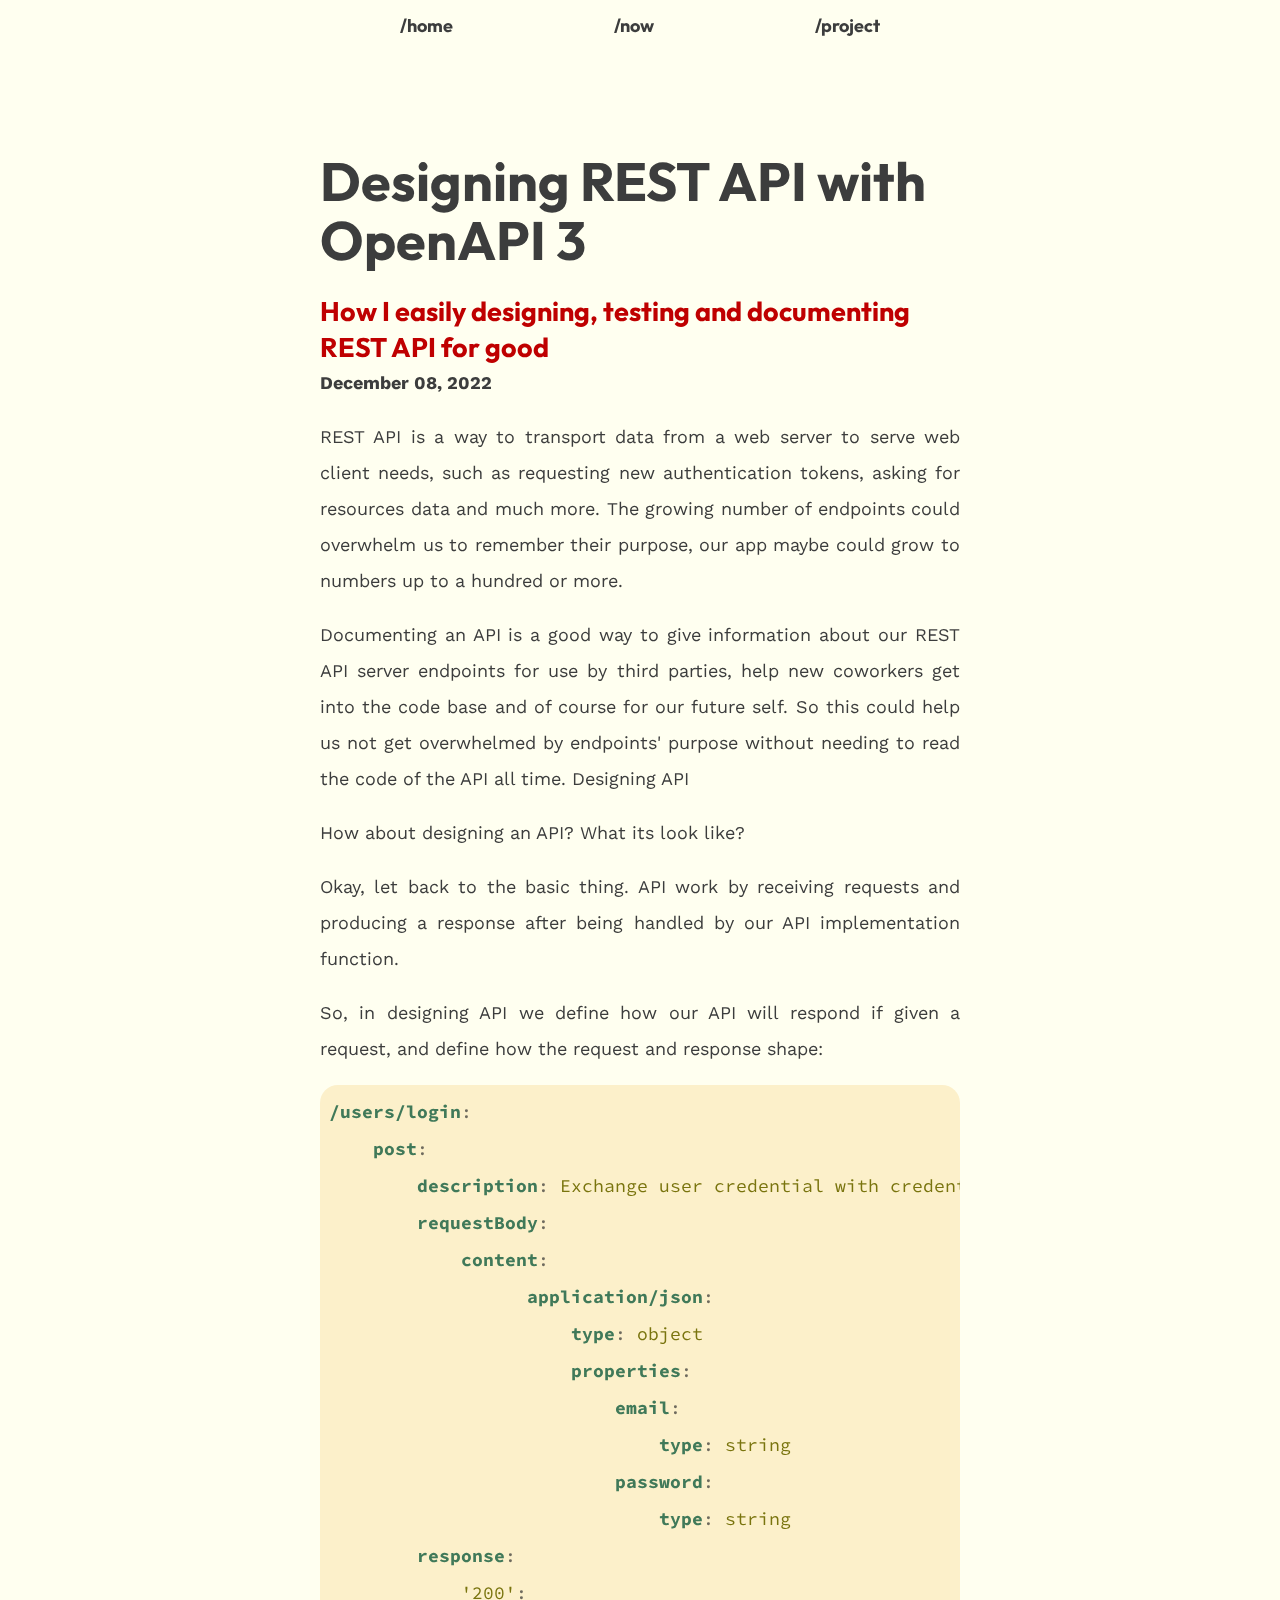
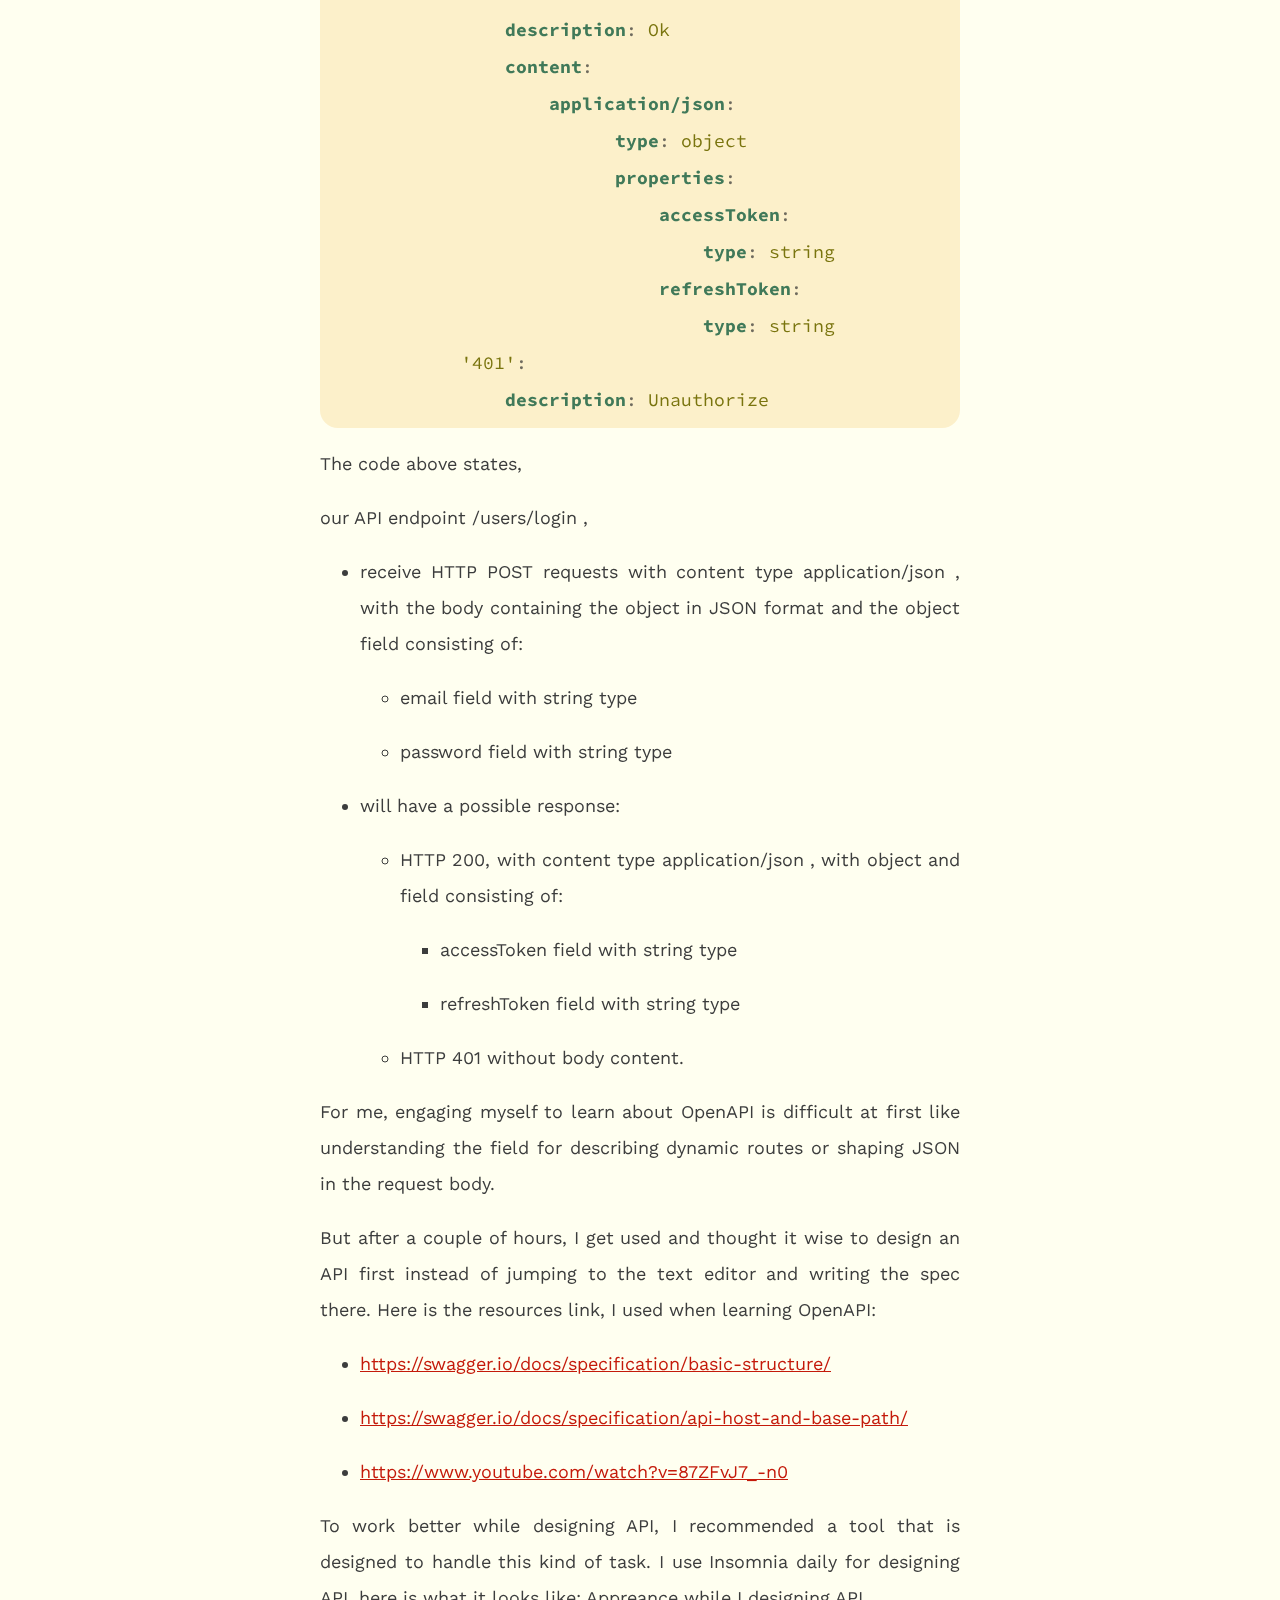
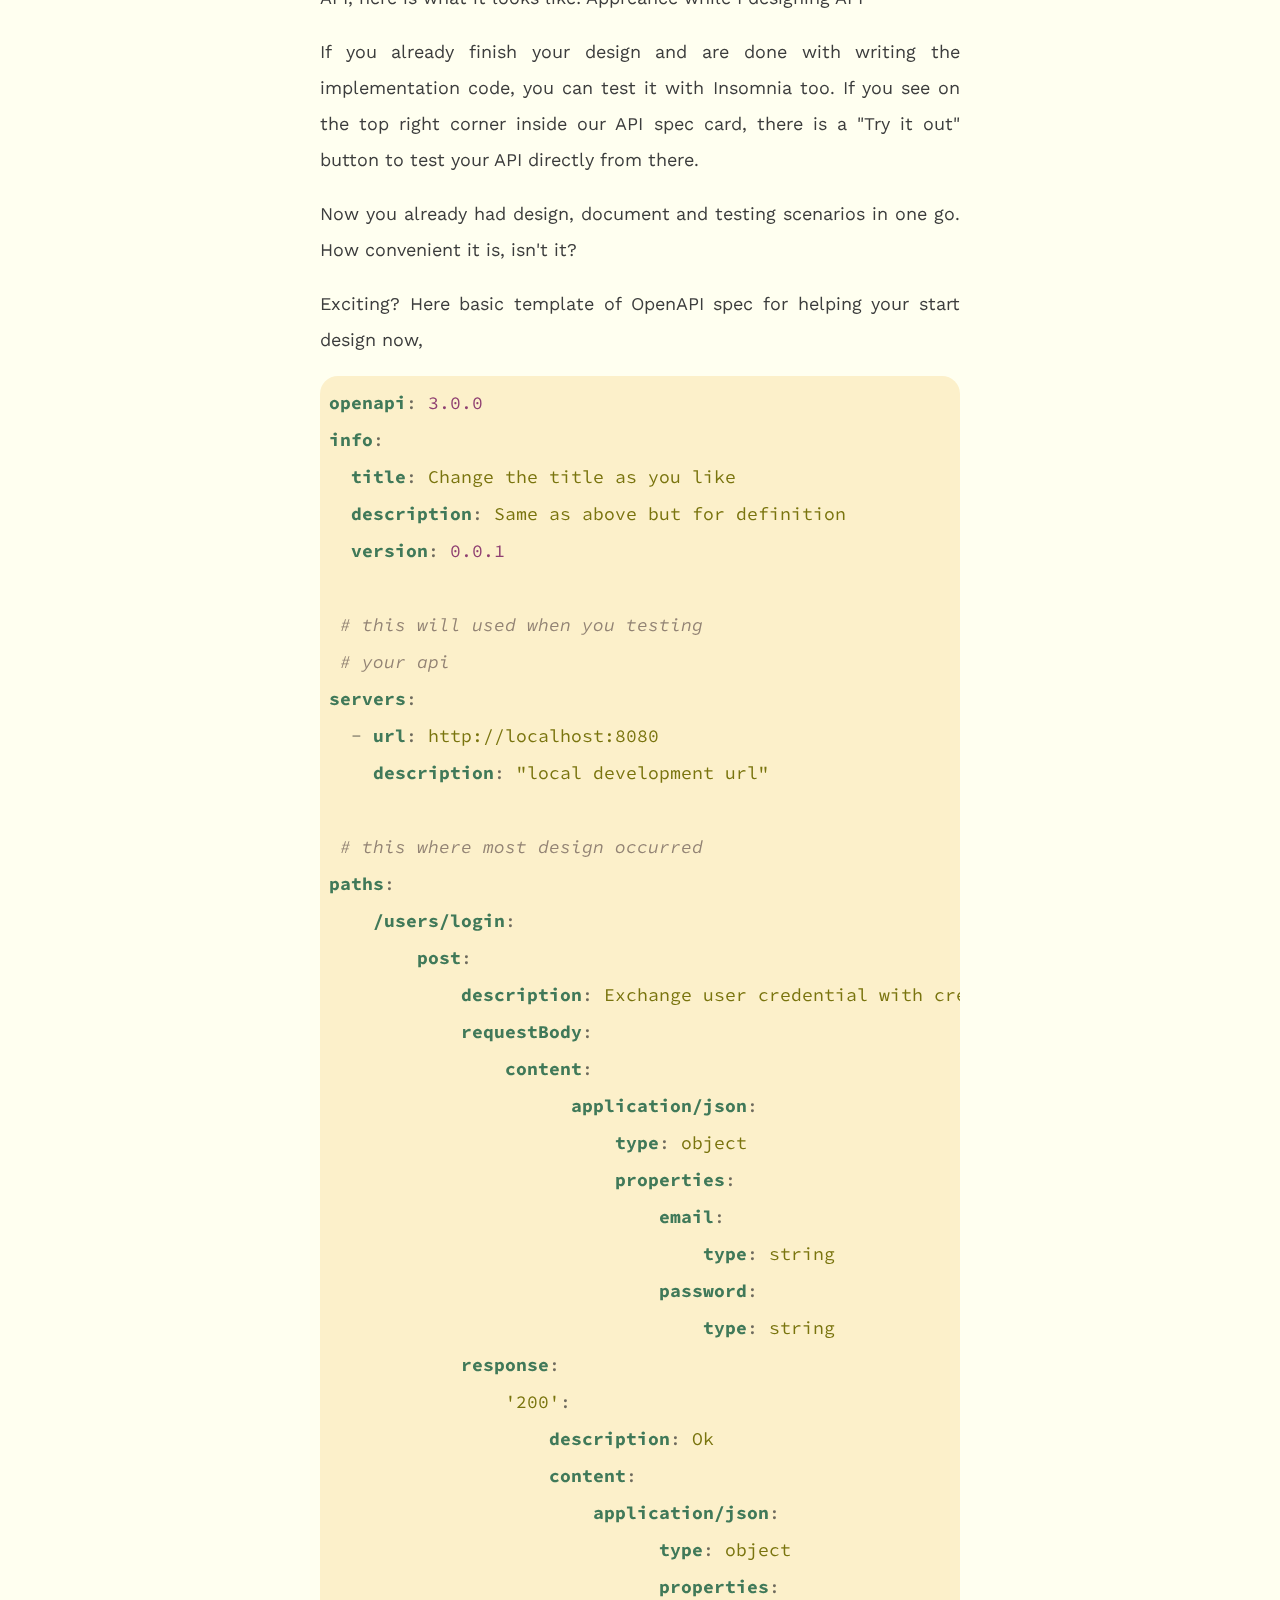
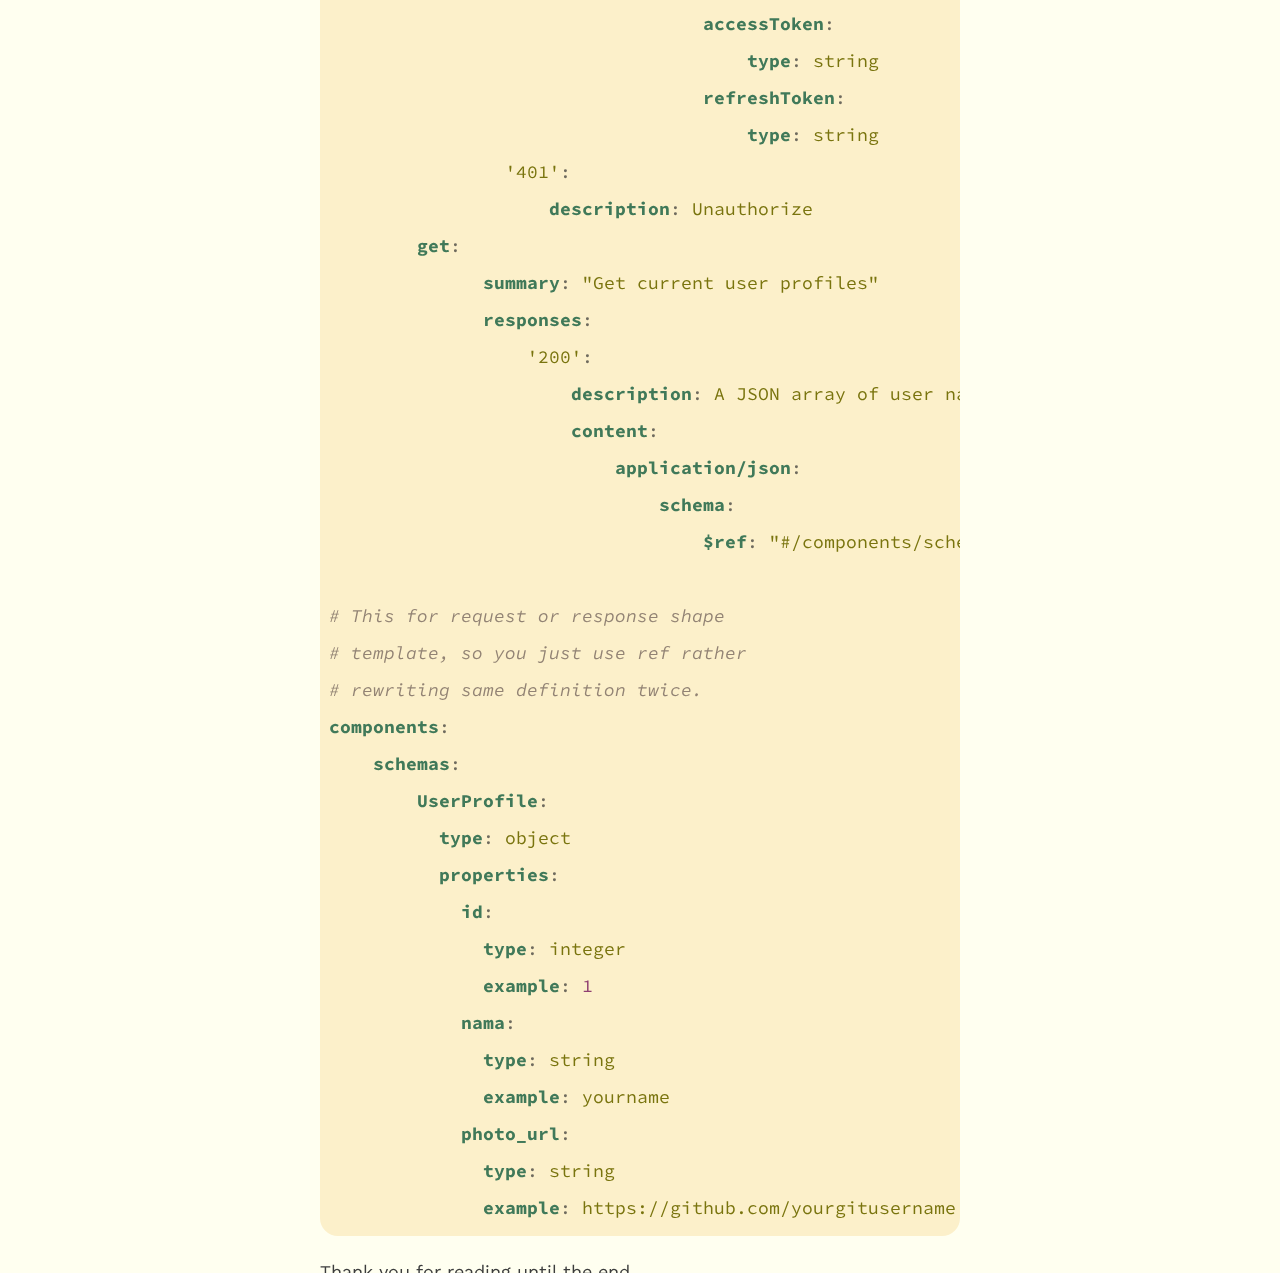
<file: t/design-api-openapi3/index.html>
<!DOCTYPE html>
<html lang="en">
    <head>
        <meta charset="UTF-8">
        <meta http-equiv="X-UA-Compatible" content="IE=edge">
        <meta http-equiv="content-type" content="text/html; charset=utf-8">
        <meta name="viewport" content="width=device-width, initial-scale=1.0, maximum-scale=1, viewport-fit=cover">
        <title>Designing REST API with OpenAPI 3 :: Akasia</title>
        <link rel="stylesheet" href="https://edelsora.github.io/main.css">

        <meta name="description" content="How I easily designing, testing and documenting REST API for good">
        <meta property="og:title" content="Designing REST API with OpenAPI 3 :: Akasia">
        <meta property="og:description" content="How I easily designing, testing and documenting REST API for good">
        <meta property="og:type" content="website">

        
        <meta property="og:url" content="https://edelsora.github.io/t/design-api-openapi3/">
        <link rel="canonical" href="https://edelsora.github.io/t/design-api-openapi3/">
        

        <link rel="icon" href="/favicon.png">
    </head>
    <body>
        <header>
            <nav>
            
                <a href="/">&#x2F;home</a>
            
                <a href="/now">&#x2F;now</a>
            
                <a href="/project">&#x2F;project</a>
            
            </nav>
        </header>
        <main>
            
  <section class="journal">
    <h1>Designing REST API with OpenAPI 3</h1>
    <h2 class="highlight tagline">How I easily designing, testing and documenting REST API for good</h2>
    <span class="meta-journal">
      <b>December 08, 2022</b>
    </span>

    <p>REST API is a way to transport data from a web server to serve web client needs, such as requesting new authentication tokens, asking for resources data and much more. The growing number of endpoints could overwhelm us to remember their purpose, our app maybe could grow to numbers up to a hundred or more.</p>
<p>Documenting an API is a good way to give information about our REST API server endpoints for use by third parties, help new coworkers get into the code base and of course for our future self. So this could help us not get overwhelmed by endpoints' purpose without needing to read the code of the API all time.
Designing API</p>
<p>How about designing an API? What its look like?</p>
<p>Okay, let back to the basic thing. API work by receiving requests and producing a response after being handled by our API implementation function.</p>
<p>So, in designing API we define how our API will respond if given a request, and define how the request and response shape:</p>
<pre data-lang="yaml" style="background-color:#fcf0ca;color:#282828aa;" class="language-yaml "><code class="language-yaml" data-lang="yaml"><span style="font-weight:bold;color:#407959;">/users/login</span><span>:
</span><span>    </span><span style="font-weight:bold;color:#407959;">post</span><span>:
</span><span>        </span><span style="font-weight:bold;color:#407959;">description</span><span>: </span><span style="color:#79740e;">Exchange user credential with credential token
</span><span>        </span><span style="font-weight:bold;color:#407959;">requestBody</span><span>:
</span><span>            </span><span style="font-weight:bold;color:#407959;">content</span><span>:
</span><span>                  </span><span style="font-weight:bold;color:#407959;">application/json</span><span>:
</span><span>                      </span><span style="font-weight:bold;color:#407959;">type</span><span>: </span><span style="color:#79740e;">object
</span><span>                      </span><span style="font-weight:bold;color:#407959;">properties</span><span>:
</span><span>                          </span><span style="font-weight:bold;color:#407959;">email</span><span>:
</span><span>                              </span><span style="font-weight:bold;color:#407959;">type</span><span>: </span><span style="color:#79740e;">string
</span><span>                          </span><span style="font-weight:bold;color:#407959;">password</span><span>:
</span><span>                              </span><span style="font-weight:bold;color:#407959;">type</span><span>: </span><span style="color:#79740e;">string
</span><span>        </span><span style="font-weight:bold;color:#407959;">response</span><span>:
</span><span>            </span><span style="color:#79740e;">&#39;200&#39;</span><span>:
</span><span>                </span><span style="font-weight:bold;color:#407959;">description</span><span>: </span><span style="color:#79740e;">Ok
</span><span>                </span><span style="font-weight:bold;color:#407959;">content</span><span>:
</span><span>                    </span><span style="font-weight:bold;color:#407959;">application/json</span><span>:
</span><span>                          </span><span style="font-weight:bold;color:#407959;">type</span><span>: </span><span style="color:#79740e;">object
</span><span>                          </span><span style="font-weight:bold;color:#407959;">properties</span><span>:
</span><span>                              </span><span style="font-weight:bold;color:#407959;">accessToken</span><span>:
</span><span>                                  </span><span style="font-weight:bold;color:#407959;">type</span><span>: </span><span style="color:#79740e;">string
</span><span>                              </span><span style="font-weight:bold;color:#407959;">refreshToken</span><span>:
</span><span>                                  </span><span style="font-weight:bold;color:#407959;">type</span><span>: </span><span style="color:#79740e;">string
</span><span>            </span><span style="color:#79740e;">&#39;401&#39;</span><span>:
</span><span>                </span><span style="font-weight:bold;color:#407959;">description</span><span>: </span><span style="color:#79740e;">Unauthorize
</span></code></pre>
<p>The code above states,</p>
<p>our API endpoint /users/login ,</p>
<ul>
<li>
<p>receive HTTP POST requests with content type application/json , with the body containing the object in JSON format and the object field consisting of:</p>
<ul>
<li>
<p>email field with string type</p>
</li>
<li>
<p>password field with string type</p>
</li>
</ul>
</li>
<li>
<p>will have a possible response:</p>
<ul>
<li>
<p>HTTP 200, with content type application/json , with object and field consisting of:</p>
<ul>
<li>
<p>accessToken field with string type</p>
</li>
<li>
<p>refreshToken field with string type</p>
</li>
</ul>
</li>
<li>
<p>HTTP 401 without body content.</p>
</li>
</ul>
</li>
</ul>
<p>For me, engaging myself to learn about OpenAPI is difficult at first like understanding the field for describing dynamic routes or shaping JSON in the request body.</p>
<p>But after a couple of hours, I get used and thought it wise to design an API first instead of jumping to the text editor and writing the spec there. Here is the resources link, I used when learning OpenAPI:</p>
<ul>
<li>
<p><a href="https://swagger.io/docs/specification/basic-structure/">https://swagger.io/docs/specification/basic-structure/</a></p>
</li>
<li>
<p><a href="https://swagger.io/docs/specification/api-host-and-base-path/">https://swagger.io/docs/specification/api-host-and-base-path/</a></p>
</li>
<li>
<p><a href="https://www.youtube.com/watch?v=87ZFvJ7_-n0">https://www.youtube.com/watch?v=87ZFvJ7_-n0</a></p>
</li>
</ul>
<p>To work better while designing API, I recommended a tool that is designed to handle this kind of task. I use Insomnia daily for designing API, here is what it looks like:
Appreance while I designing API</p>
<p>If you already finish your design and are done with writing the implementation code, you can test it with Insomnia too. If you see on the top right corner inside our API spec card, there is a &quot;Try it out&quot; button to test your API directly from there.</p>
<p>Now you already had design, document and testing scenarios in one go. How convenient it is, isn't it?</p>
<p>Exciting? Here basic template of OpenAPI spec for helping your start design now,</p>
<pre data-lang="YAML" style="background-color:#fcf0ca;color:#282828aa;" class="language-YAML "><code class="language-YAML" data-lang="YAML"><span style="font-weight:bold;color:#407959;">openapi</span><span>: </span><span style="color:#8f3f71;">3.0.0
</span><span style="font-weight:bold;color:#407959;">info</span><span>:
</span><span>  </span><span style="font-weight:bold;color:#407959;">title</span><span>: </span><span style="color:#79740e;">Change the title as you like
</span><span>  </span><span style="font-weight:bold;color:#407959;">description</span><span>: </span><span style="color:#79740e;">Same as above but for definition
</span><span>  </span><span style="font-weight:bold;color:#407959;">version</span><span>: </span><span style="color:#8f3f71;">0.0.1
</span><span>  
</span><span> </span><span style="font-style:italic;color:#928374;"># this will used when you testing
</span><span> </span><span style="font-style:italic;color:#928374;"># your api
</span><span style="font-weight:bold;color:#407959;">servers</span><span>:
</span><span>  - </span><span style="font-weight:bold;color:#407959;">url</span><span>: </span><span style="color:#79740e;">http://localhost:8080
</span><span>    </span><span style="font-weight:bold;color:#407959;">description</span><span>: </span><span style="color:#79740e;">&quot;local development url&quot;
</span><span>
</span><span> </span><span style="font-style:italic;color:#928374;"># this where most design occurred
</span><span style="font-weight:bold;color:#407959;">paths</span><span>:
</span><span>    </span><span style="font-weight:bold;color:#407959;">/users/login</span><span>:
</span><span>        </span><span style="font-weight:bold;color:#407959;">post</span><span>:
</span><span>            </span><span style="font-weight:bold;color:#407959;">description</span><span>: </span><span style="color:#79740e;">Exchange user credential with credential token
</span><span>            </span><span style="font-weight:bold;color:#407959;">requestBody</span><span>:
</span><span>                </span><span style="font-weight:bold;color:#407959;">content</span><span>:
</span><span>                      </span><span style="font-weight:bold;color:#407959;">application/json</span><span>:
</span><span>                          </span><span style="font-weight:bold;color:#407959;">type</span><span>: </span><span style="color:#79740e;">object
</span><span>                          </span><span style="font-weight:bold;color:#407959;">properties</span><span>:
</span><span>                              </span><span style="font-weight:bold;color:#407959;">email</span><span>:
</span><span>                                  </span><span style="font-weight:bold;color:#407959;">type</span><span>: </span><span style="color:#79740e;">string
</span><span>                              </span><span style="font-weight:bold;color:#407959;">password</span><span>:
</span><span>                                  </span><span style="font-weight:bold;color:#407959;">type</span><span>: </span><span style="color:#79740e;">string
</span><span>            </span><span style="font-weight:bold;color:#407959;">response</span><span>:
</span><span>                </span><span style="color:#79740e;">&#39;200&#39;</span><span>:
</span><span>                    </span><span style="font-weight:bold;color:#407959;">description</span><span>: </span><span style="color:#79740e;">Ok
</span><span>                    </span><span style="font-weight:bold;color:#407959;">content</span><span>:
</span><span>                        </span><span style="font-weight:bold;color:#407959;">application/json</span><span>:
</span><span>                              </span><span style="font-weight:bold;color:#407959;">type</span><span>: </span><span style="color:#79740e;">object
</span><span>                              </span><span style="font-weight:bold;color:#407959;">properties</span><span>:
</span><span>                                  </span><span style="font-weight:bold;color:#407959;">accessToken</span><span>:
</span><span>                                      </span><span style="font-weight:bold;color:#407959;">type</span><span>: </span><span style="color:#79740e;">string
</span><span>                                  </span><span style="font-weight:bold;color:#407959;">refreshToken</span><span>:
</span><span>                                      </span><span style="font-weight:bold;color:#407959;">type</span><span>: </span><span style="color:#79740e;">string
</span><span>                </span><span style="color:#79740e;">&#39;401&#39;</span><span>:
</span><span>                    </span><span style="font-weight:bold;color:#407959;">description</span><span>: </span><span style="color:#79740e;">Unauthorize
</span><span>        </span><span style="font-weight:bold;color:#407959;">get</span><span>:
</span><span>              </span><span style="font-weight:bold;color:#407959;">summary</span><span>: </span><span style="color:#79740e;">&quot;Get current user profiles&quot;
</span><span>              </span><span style="font-weight:bold;color:#407959;">responses</span><span>:
</span><span>                  </span><span style="color:#79740e;">&#39;200&#39;</span><span>: 
</span><span>                      </span><span style="font-weight:bold;color:#407959;">description</span><span>: </span><span style="color:#79740e;">A JSON array of user names
</span><span>                      </span><span style="font-weight:bold;color:#407959;">content</span><span>:
</span><span>                          </span><span style="font-weight:bold;color:#407959;">application/json</span><span>:
</span><span>                              </span><span style="font-weight:bold;color:#407959;">schema</span><span>: 
</span><span>                                  </span><span style="font-weight:bold;color:#407959;">$ref</span><span>: </span><span style="color:#79740e;">&quot;#/components/schemas/UserProfile&quot;
</span><span>
</span><span style="font-style:italic;color:#928374;"># This for request or response shape
</span><span style="font-style:italic;color:#928374;"># template, so you just use ref rather
</span><span style="font-style:italic;color:#928374;"># rewriting same definition twice.
</span><span style="font-weight:bold;color:#407959;">components</span><span>:
</span><span>    </span><span style="font-weight:bold;color:#407959;">schemas</span><span>:
</span><span>        </span><span style="font-weight:bold;color:#407959;">UserProfile</span><span>:
</span><span>          </span><span style="font-weight:bold;color:#407959;">type</span><span>: </span><span style="color:#79740e;">object
</span><span>          </span><span style="font-weight:bold;color:#407959;">properties</span><span>:
</span><span>            </span><span style="font-weight:bold;color:#407959;">id</span><span>:
</span><span>              </span><span style="font-weight:bold;color:#407959;">type</span><span>: </span><span style="color:#79740e;">integer
</span><span>              </span><span style="font-weight:bold;color:#407959;">example</span><span>: </span><span style="color:#8f3f71;">1
</span><span>            </span><span style="font-weight:bold;color:#407959;">nama</span><span>:
</span><span>              </span><span style="font-weight:bold;color:#407959;">type</span><span>: </span><span style="color:#79740e;">string
</span><span>              </span><span style="font-weight:bold;color:#407959;">example</span><span>: </span><span style="color:#79740e;">yourname
</span><span>            </span><span style="font-weight:bold;color:#407959;">photo_url</span><span>:
</span><span>              </span><span style="font-weight:bold;color:#407959;">type</span><span>: </span><span style="color:#79740e;">string
</span><span>              </span><span style="font-weight:bold;color:#407959;">example</span><span>: </span><span style="color:#79740e;">https://github.com/yourgitusername
</span></code></pre>
<p>Thank you for reading until the end.</p>

  </section>

        </main>
    </body>
</html>
</file>
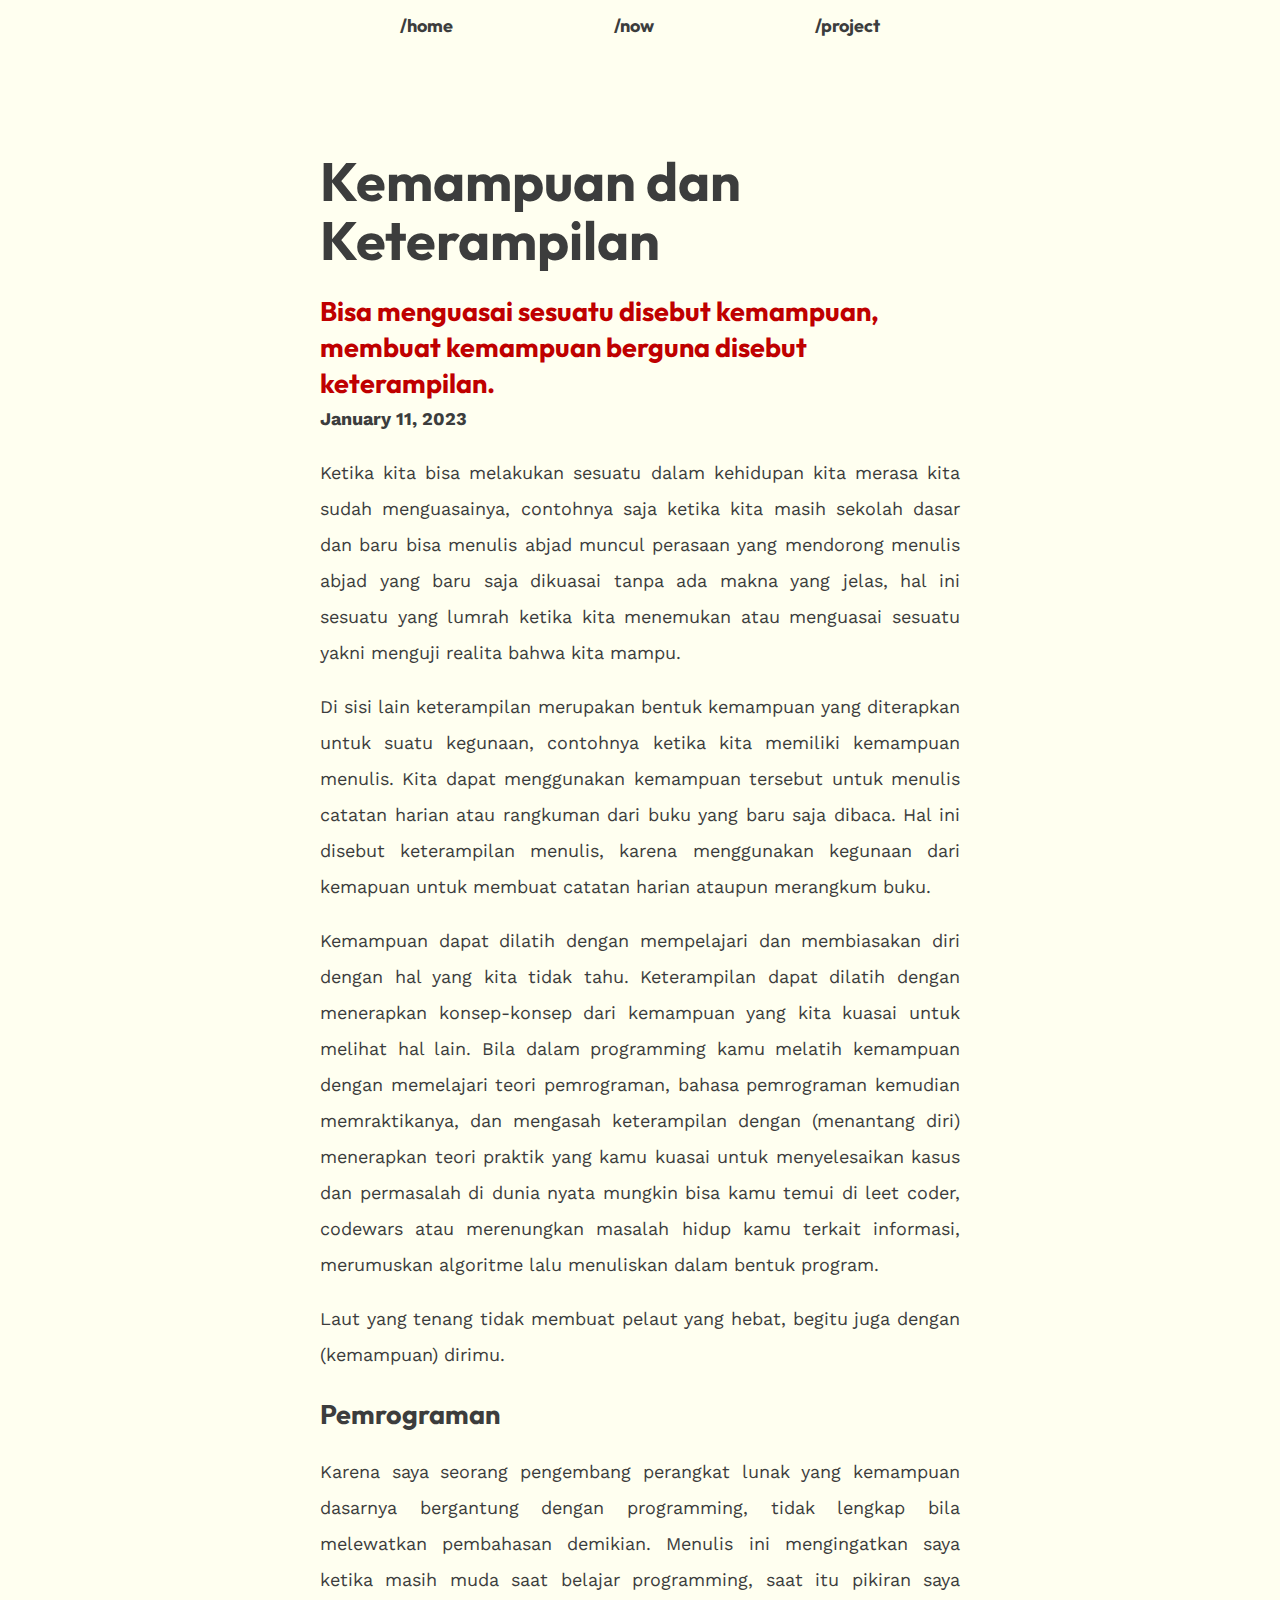
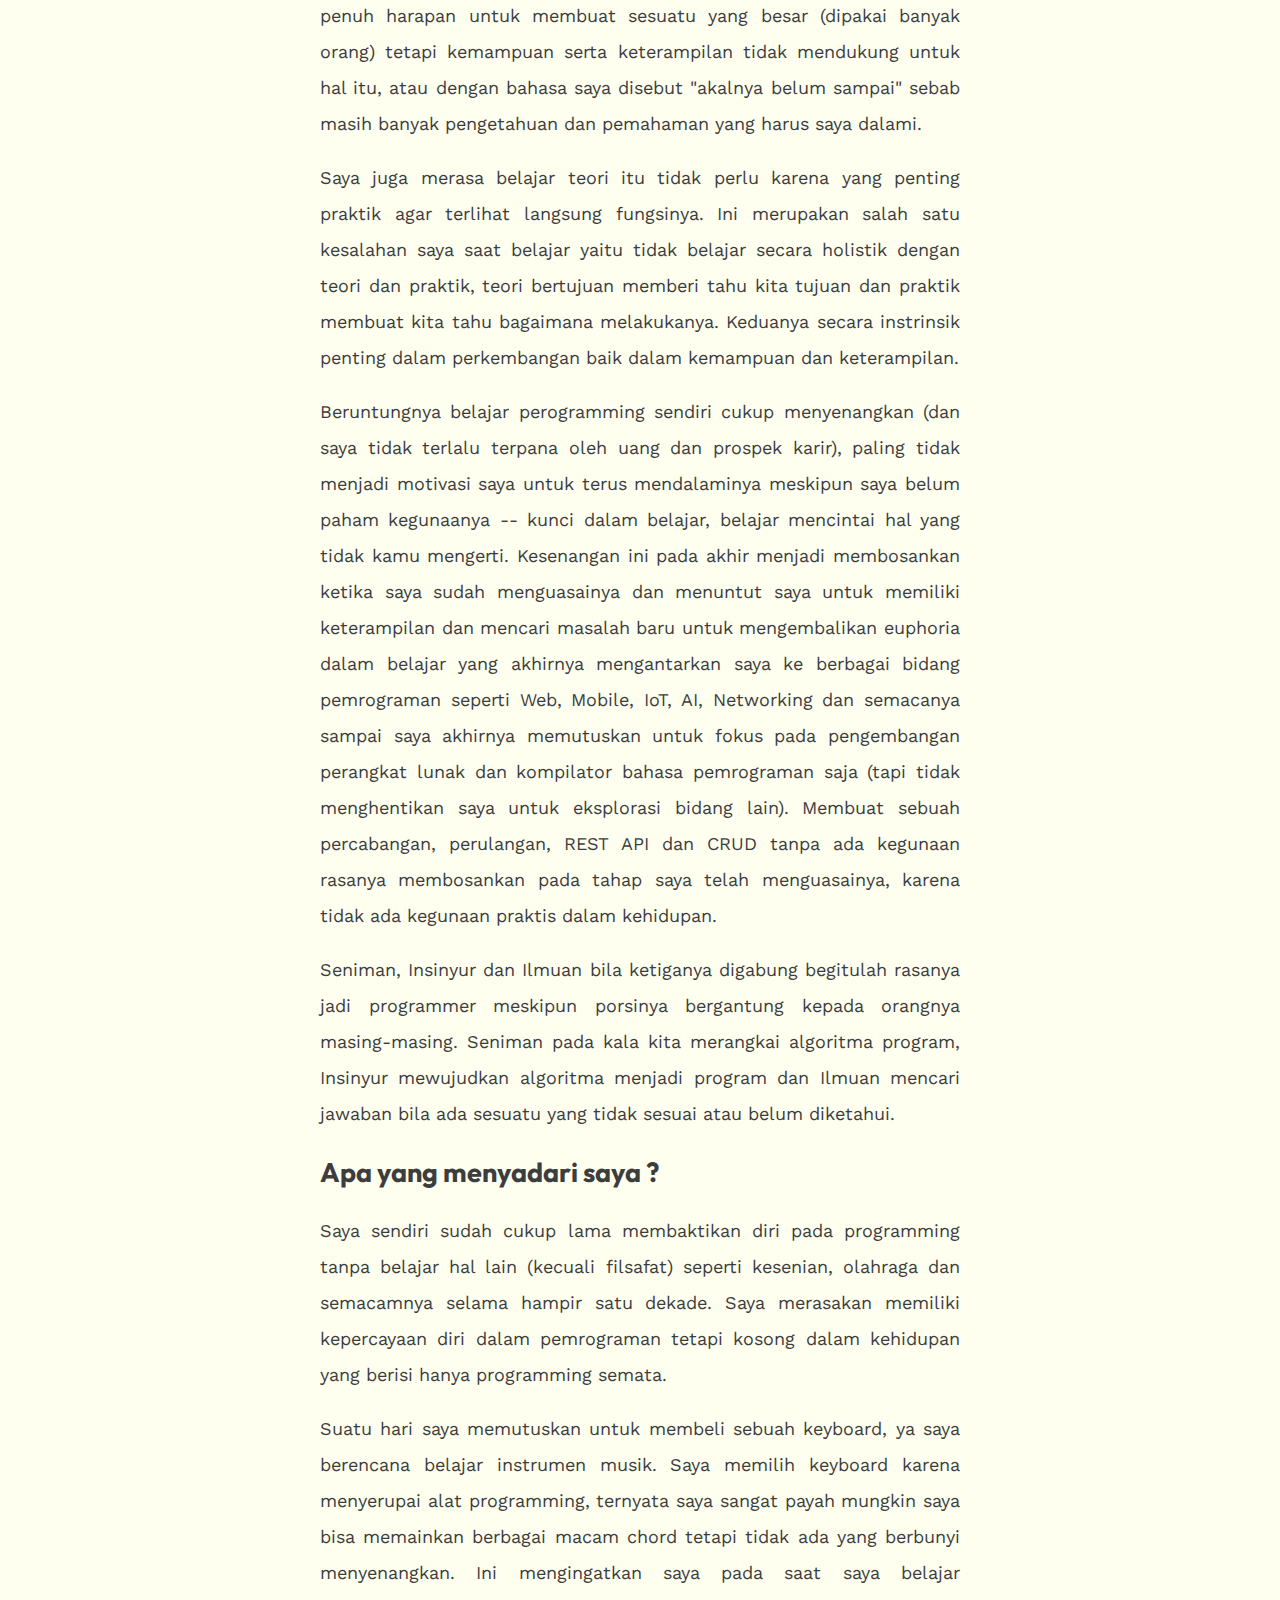
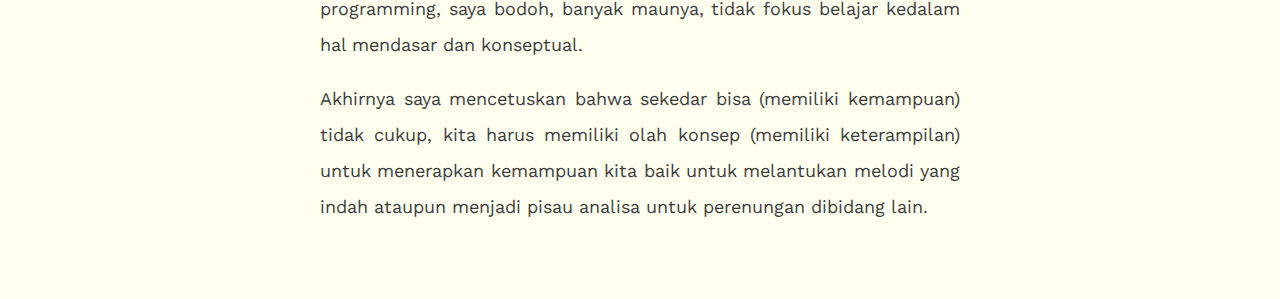
<file: t/kemampuan-dan-keterampilan/index.html>
<!DOCTYPE html>
<html lang="en">
    <head>
        <meta charset="UTF-8">
        <meta http-equiv="X-UA-Compatible" content="IE=edge">
        <meta http-equiv="content-type" content="text/html; charset=utf-8">
        <meta name="viewport" content="width=device-width, initial-scale=1.0, maximum-scale=1, viewport-fit=cover">
        <title>Kemampuan dan Keterampilan :: Akasia</title>
        <link rel="stylesheet" href="https://edelsora.github.io/main.css">

        <meta name="description" content="Bisa menguasai sesuatu disebut kemampuan, membuat kemampuan berguna disebut keterampilan.">
        <meta property="og:title" content="Kemampuan dan Keterampilan :: Akasia">
        <meta property="og:description" content="Bisa menguasai sesuatu disebut kemampuan, membuat kemampuan berguna disebut keterampilan.">
        <meta property="og:type" content="website">

        
        <meta property="og:url" content="https://edelsora.github.io/t/kemampuan-dan-keterampilan/">
        <link rel="canonical" href="https://edelsora.github.io/t/kemampuan-dan-keterampilan/">
        

        <link rel="icon" href="/favicon.png">
    </head>
    <body>
        <header>
            <nav>
            
                <a href="/">&#x2F;home</a>
            
                <a href="/now">&#x2F;now</a>
            
                <a href="/project">&#x2F;project</a>
            
            </nav>
        </header>
        <main>
            
  <section class="journal">
    <h1>Kemampuan dan Keterampilan</h1>
    <h2 class="highlight tagline">Bisa menguasai sesuatu disebut kemampuan, membuat kemampuan berguna disebut keterampilan.</h2>
    <span class="meta-journal">
      <b>January 11, 2023</b>
    </span>

    <p>Ketika kita bisa melakukan sesuatu dalam kehidupan kita merasa kita sudah menguasainya, contohnya
saja ketika kita masih sekolah dasar dan baru bisa menulis abjad muncul perasaan yang mendorong menulis abjad yang baru saja dikuasai tanpa ada makna yang jelas, hal ini
sesuatu yang lumrah ketika kita menemukan atau menguasai sesuatu yakni menguji realita 
bahwa kita mampu.</p>
<p>Di sisi lain keterampilan merupakan bentuk kemampuan yang diterapkan untuk suatu kegunaan, contohnya
ketika kita memiliki kemampuan menulis. Kita dapat menggunakan kemampuan tersebut untuk menulis catatan harian atau
rangkuman dari buku yang baru saja dibaca. Hal ini disebut keterampilan menulis, karena menggunakan
kegunaan dari kemapuan untuk membuat catatan harian ataupun merangkum buku.</p>
<p>Kemampuan dapat dilatih dengan mempelajari dan membiasakan diri dengan hal yang kita tidak tahu. 
Keterampilan dapat dilatih dengan menerapkan konsep-konsep dari kemampuan yang kita kuasai untuk 
melihat hal lain. Bila dalam programming kamu melatih kemampuan dengan memelajari teori pemrograman,
bahasa pemrograman kemudian memraktikanya, dan mengasah keterampilan dengan (menantang diri) menerapkan
teori praktik yang kamu kuasai untuk menyelesaikan kasus dan permasalah di dunia nyata mungkin bisa kamu 
temui di leet coder, codewars atau merenungkan masalah hidup kamu terkait informasi, merumuskan algoritme 
lalu menuliskan dalam bentuk program.</p>
<p>Laut yang tenang tidak membuat pelaut yang hebat, begitu juga dengan (kemampuan) dirimu.</p>
<h2 id="pemrograman">Pemrograman</h2>
<p>Karena saya seorang pengembang perangkat lunak yang kemampuan dasarnya bergantung dengan programming, 
tidak lengkap bila melewatkan pembahasan demikian. Menulis ini mengingatkan saya ketika masih muda saat 
belajar programming, saat itu pikiran saya penuh harapan untuk membuat sesuatu yang besar (dipakai banyak
orang) tetapi kemampuan serta keterampilan tidak mendukung untuk hal itu, atau dengan bahasa saya disebut
&quot;akalnya belum sampai&quot; sebab masih banyak pengetahuan dan pemahaman yang harus saya dalami.</p>
<p>Saya juga merasa belajar teori itu tidak perlu karena yang penting praktik agar terlihat langsung fungsinya.
Ini merupakan salah satu kesalahan saya saat belajar yaitu tidak belajar secara holistik dengan teori dan praktik,
teori bertujuan memberi tahu kita tujuan dan praktik membuat kita tahu bagaimana melakukanya. Keduanya secara
instrinsik penting dalam perkembangan baik dalam kemampuan dan keterampilan.</p>
<p>Beruntungnya belajar perogramming sendiri cukup menyenangkan (dan saya tidak terlalu terpana oleh uang dan prospek karir), 
paling tidak menjadi motivasi saya untuk terus mendalaminya meskipun saya belum paham kegunaanya -- kunci dalam belajar, 
belajar mencintai hal yang tidak kamu mengerti. Kesenangan ini pada akhir menjadi membosankan ketika saya sudah 
menguasainya dan menuntut saya untuk memiliki keterampilan dan mencari masalah baru untuk mengembalikan euphoria 
dalam belajar yang akhirnya mengantarkan saya ke berbagai bidang pemrograman seperti Web, Mobile, IoT, AI, Networking dan 
semacanya sampai saya akhirnya memutuskan untuk fokus pada pengembangan perangkat lunak dan kompilator bahasa pemrograman saja
(tapi tidak menghentikan saya untuk eksplorasi bidang lain).  Membuat sebuah percabangan, perulangan, REST API dan CRUD tanpa ada kegunaan rasanya membosankan pada tahap saya  telah menguasainya, karena tidak ada kegunaan praktis dalam kehidupan.</p>
<p>Seniman, Insinyur dan Ilmuan bila ketiganya digabung begitulah rasanya jadi programmer meskipun porsinya bergantung
kepada orangnya masing-masing. Seniman pada kala kita merangkai algoritma program, Insinyur mewujudkan algoritma 
menjadi program dan Ilmuan mencari jawaban bila ada sesuatu yang tidak sesuai atau belum diketahui.</p>
<h2 id="apa-yang-menyadari-saya">Apa yang menyadari saya ?</h2>
<p>Saya sendiri sudah cukup lama membaktikan diri pada programming tanpa belajar hal lain (kecuali filsafat) seperti
kesenian, olahraga dan semacamnya selama hampir satu dekade. Saya merasakan memiliki kepercayaan diri dalam pemrograman
tetapi kosong dalam kehidupan yang berisi hanya programming semata. </p>
<p>Suatu hari saya memutuskan untuk membeli sebuah keyboard, ya saya berencana belajar instrumen musik. Saya memilih keyboard
karena menyerupai alat programming, ternyata saya sangat payah mungkin saya bisa memainkan berbagai macam chord
tetapi tidak ada yang berbunyi menyenangkan. Ini mengingatkan saya pada saat saya belajar programming, saya 
bodoh, banyak maunya, tidak fokus belajar kedalam hal mendasar dan konseptual.</p>
<p>Akhirnya saya mencetuskan bahwa sekedar bisa (memiliki kemampuan) tidak cukup, kita harus memiliki olah konsep 
(memiliki keterampilan) untuk menerapkan kemampuan kita baik untuk melantukan melodi yang indah ataupun menjadi 
pisau analisa untuk perenungan dibidang lain.</p>

  </section>

        </main>
    </body>
</html>
</file>
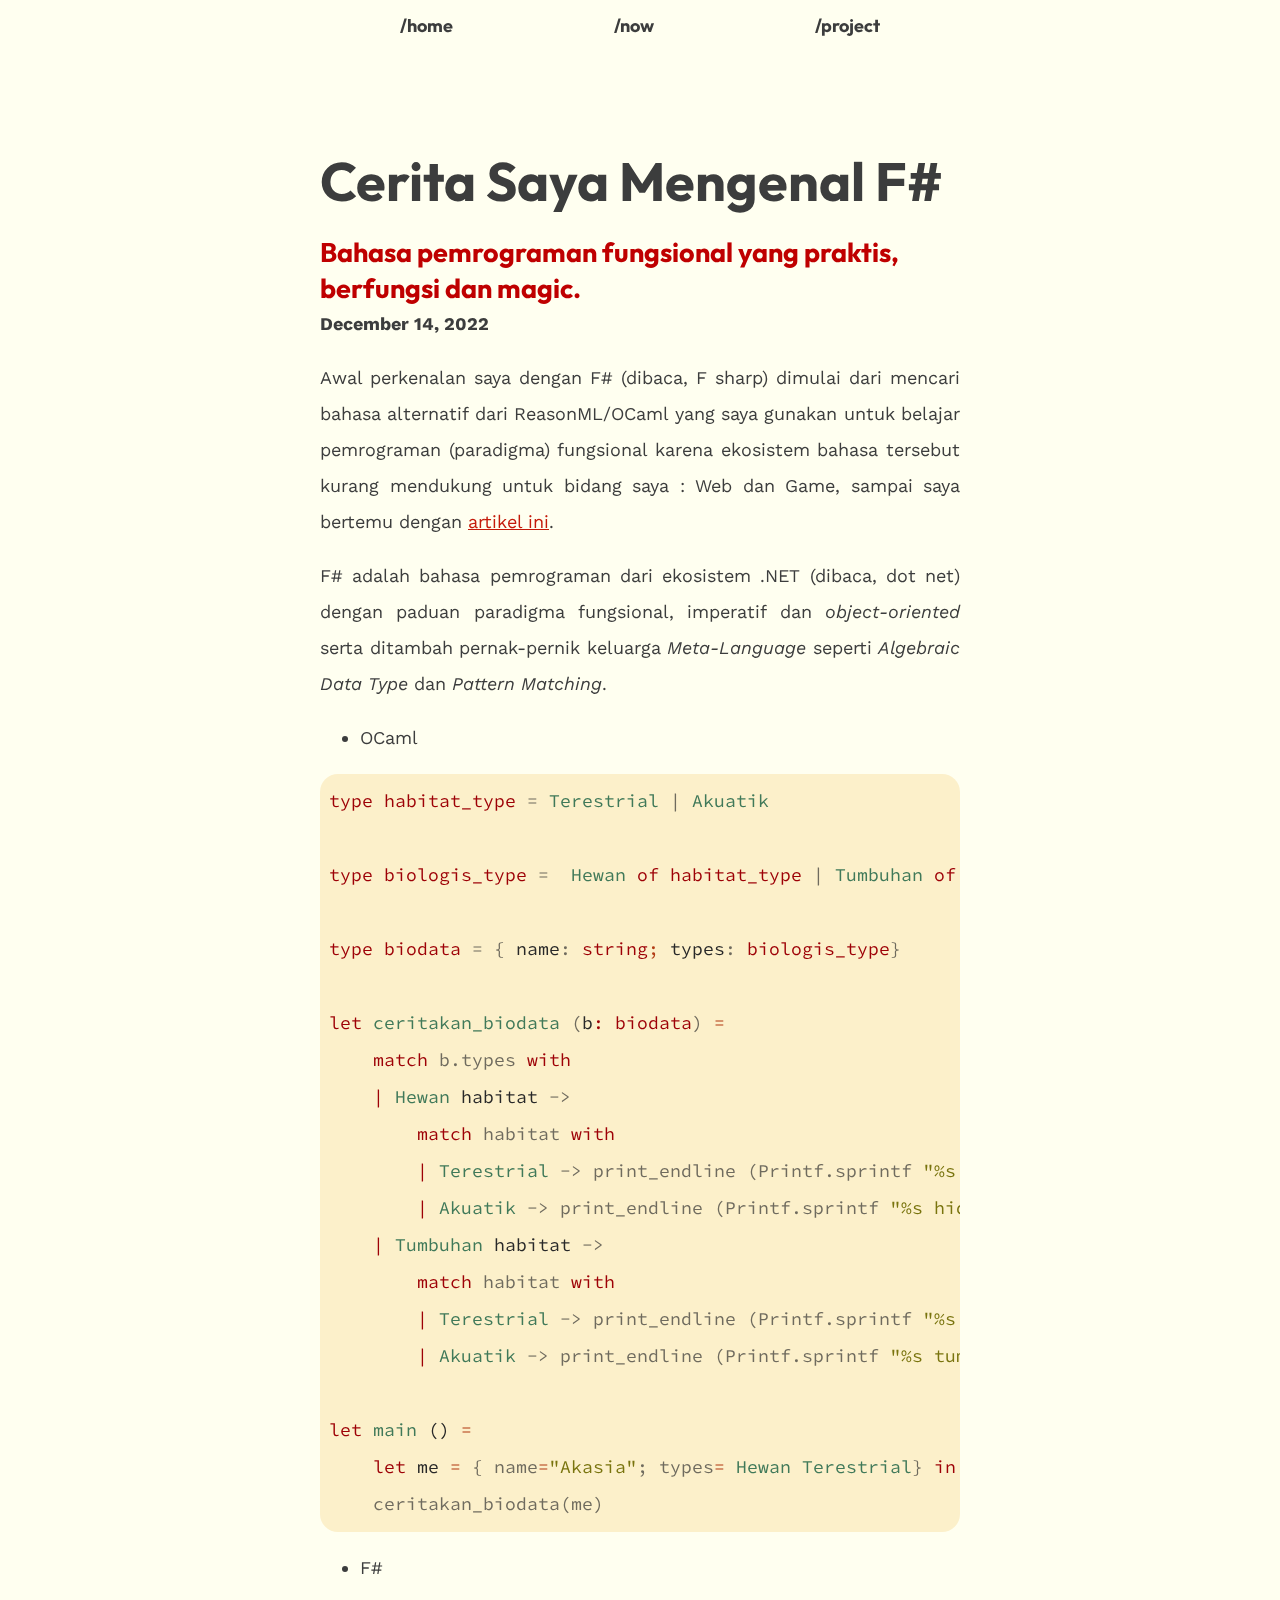
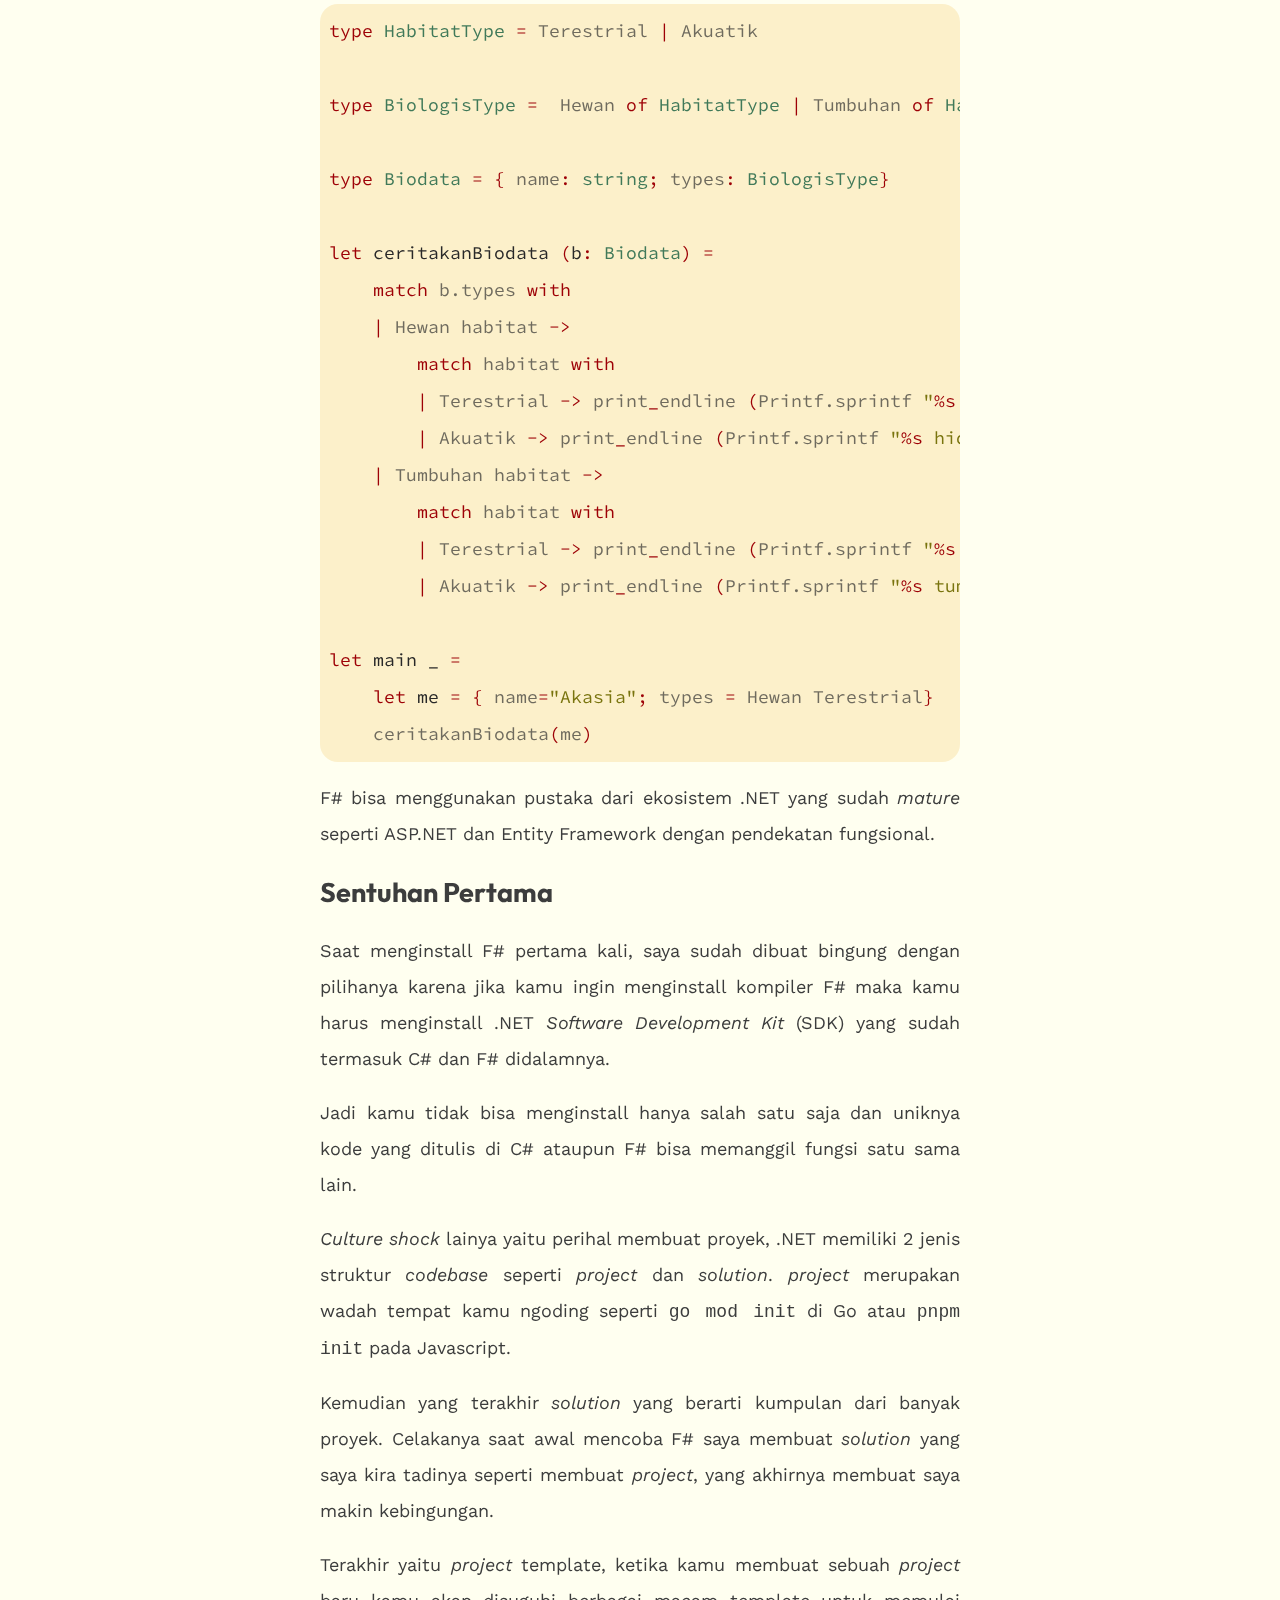
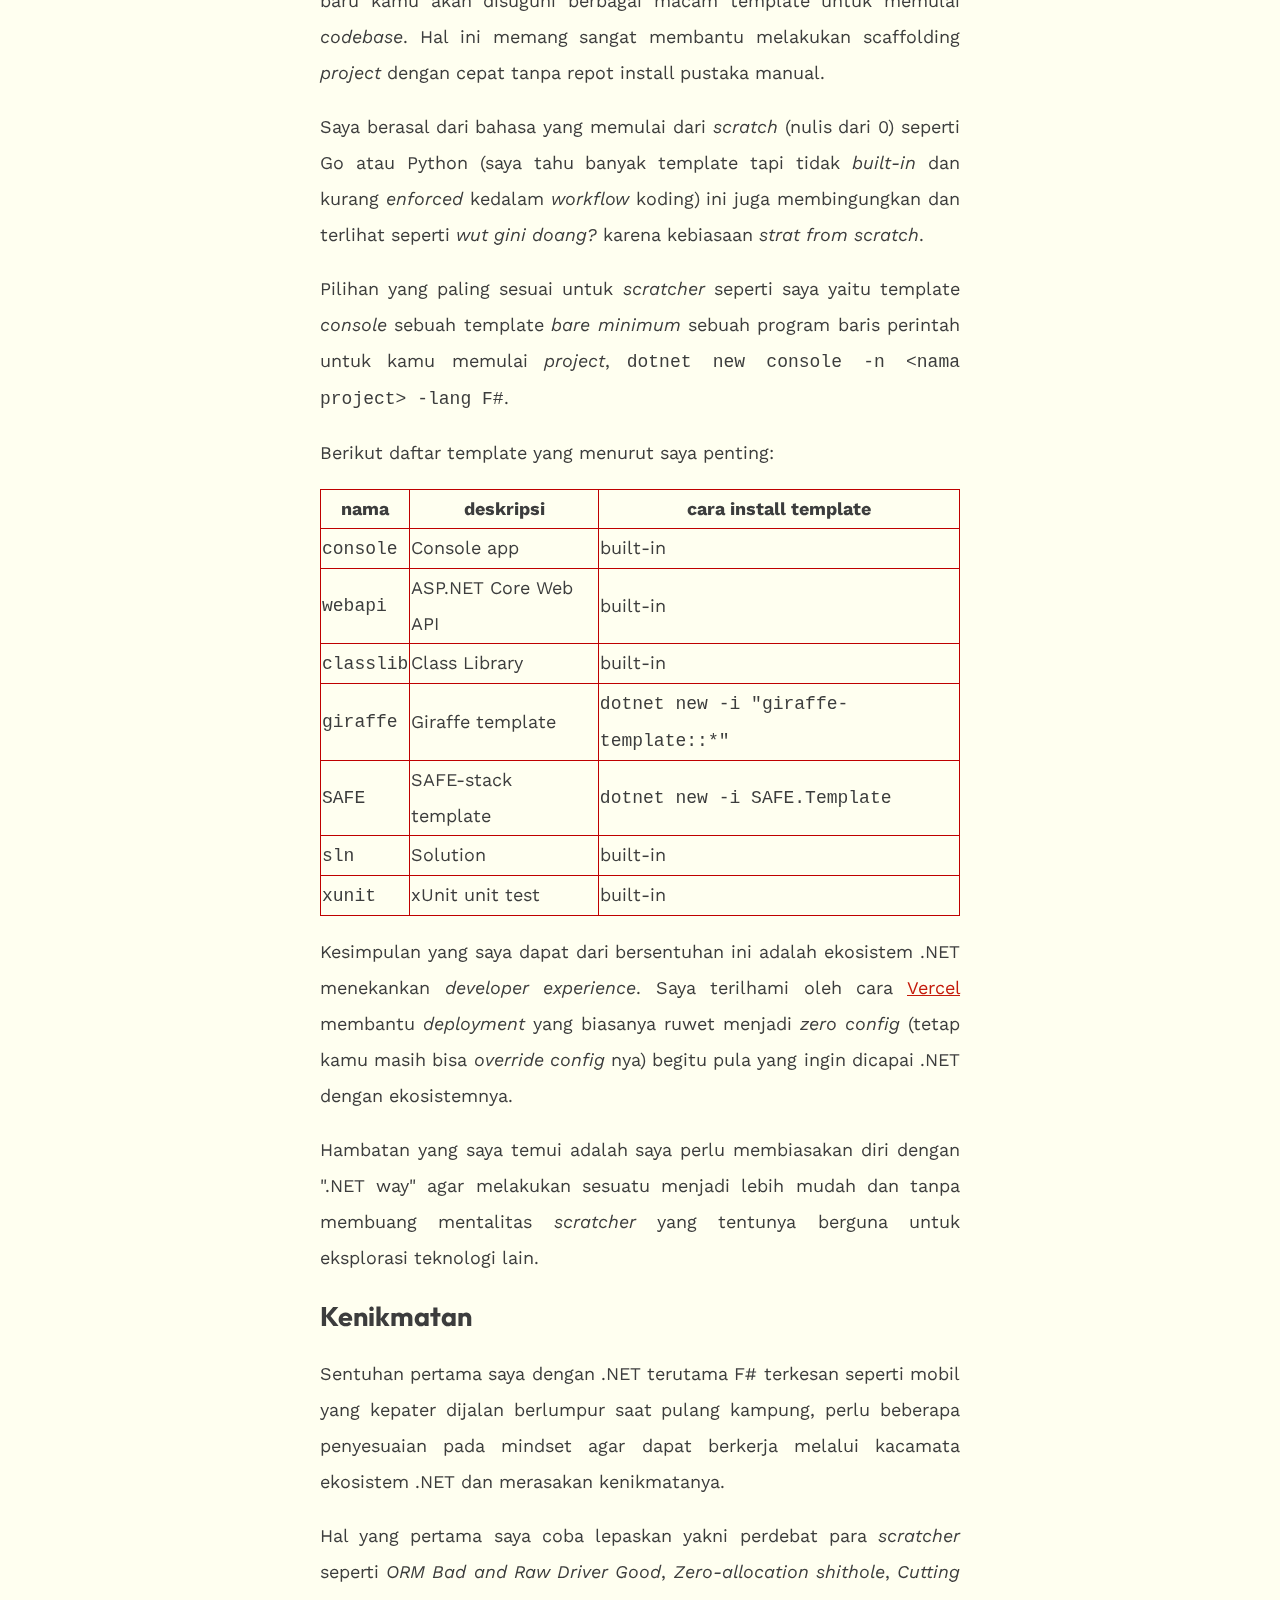
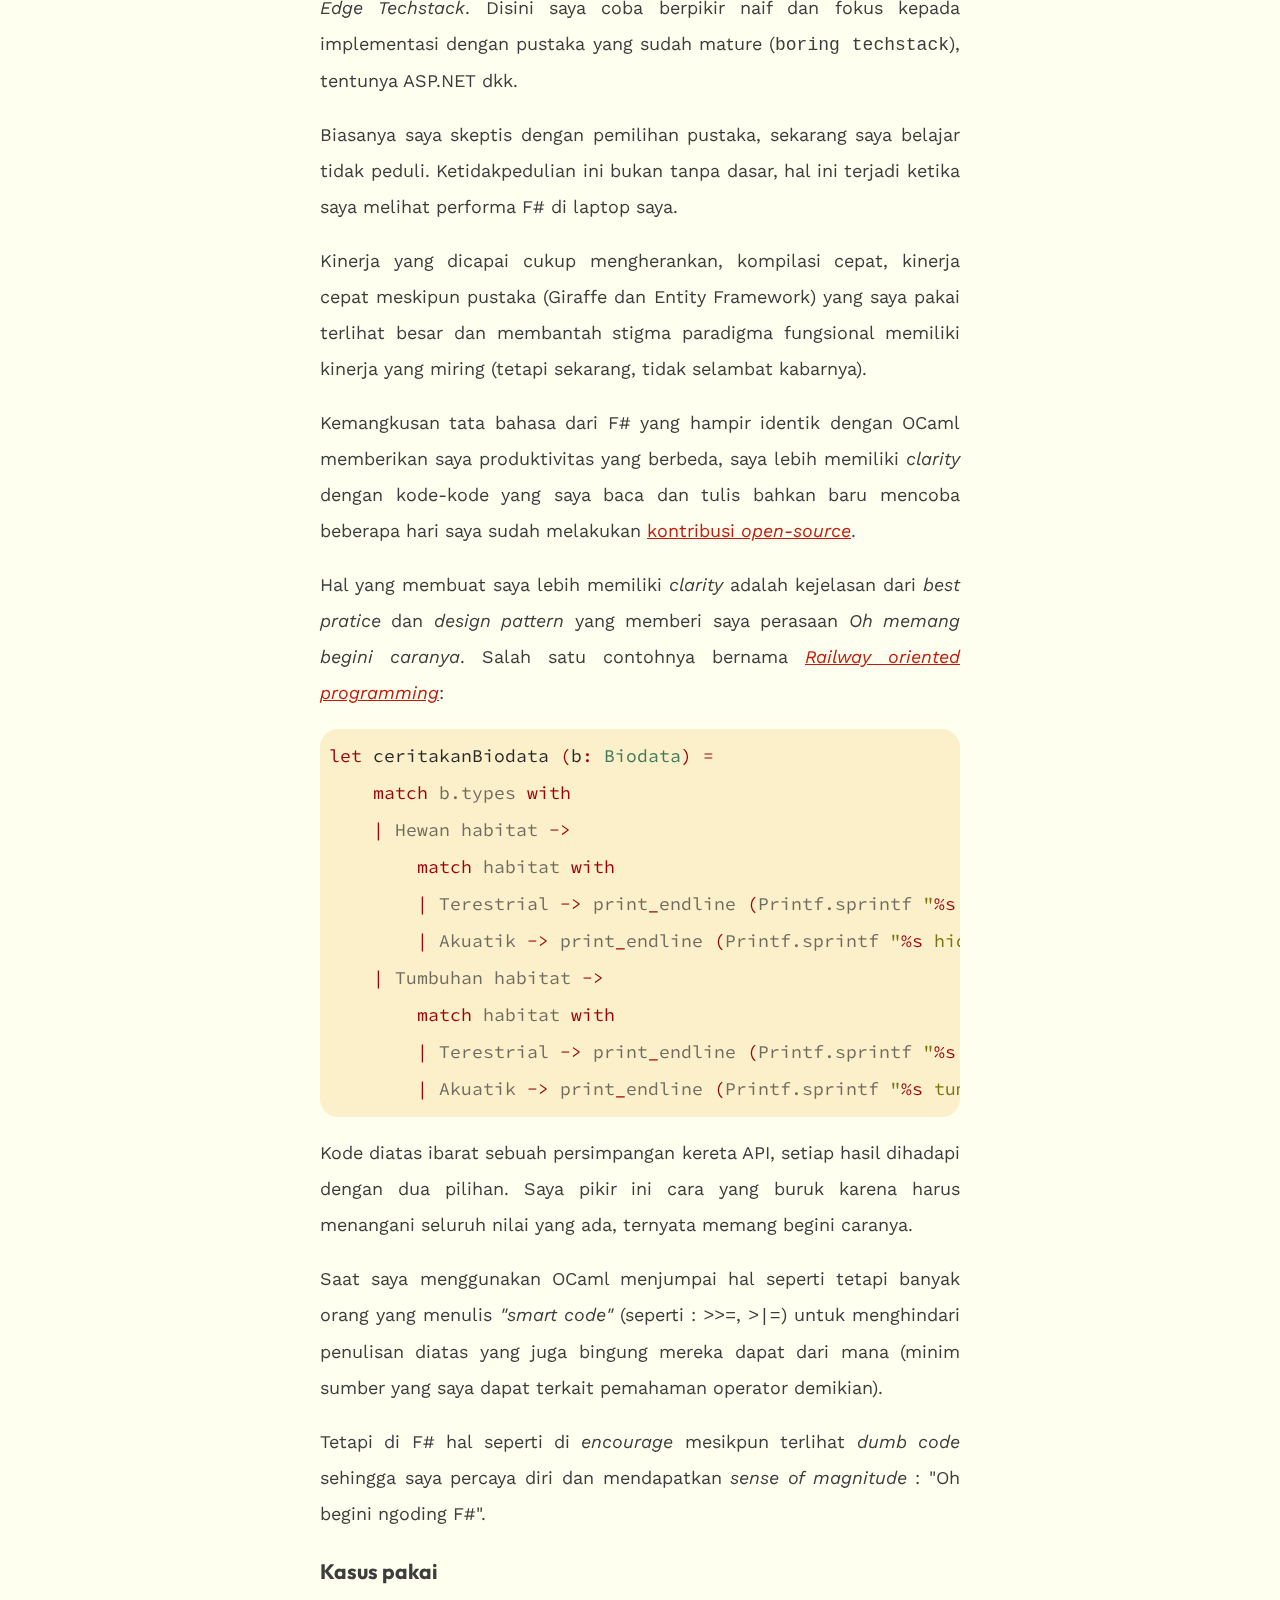
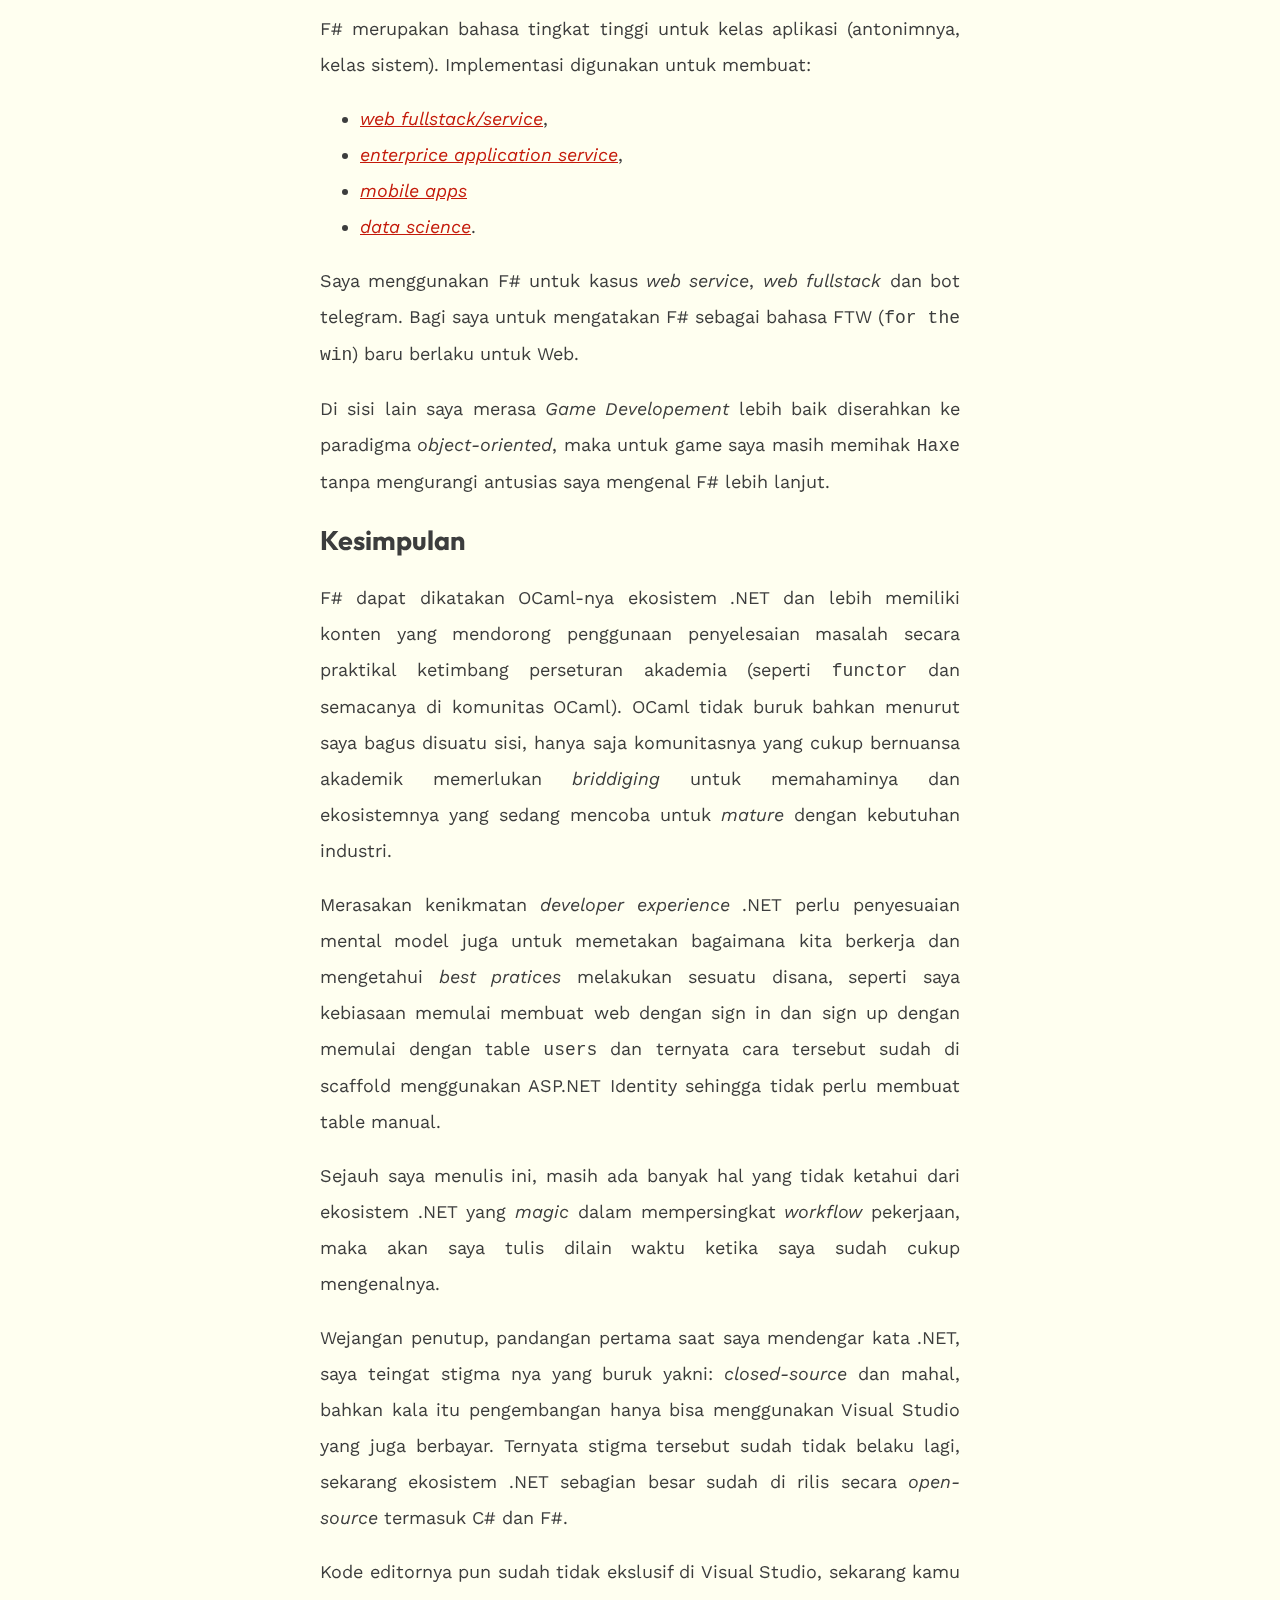
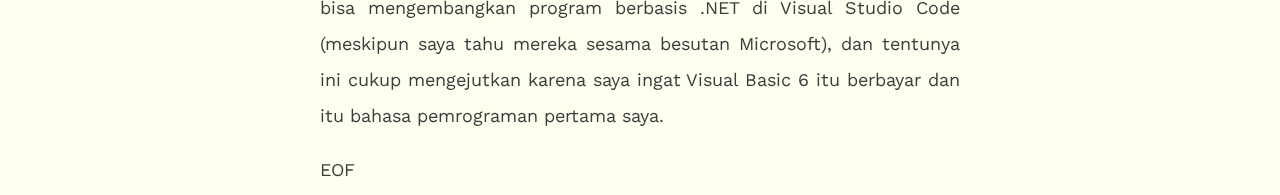
<file: t/mengenal-fsharp/index.html>
<!DOCTYPE html>
<html lang="en">
    <head>
        <meta charset="UTF-8">
        <meta http-equiv="X-UA-Compatible" content="IE=edge">
        <meta http-equiv="content-type" content="text/html; charset=utf-8">
        <meta name="viewport" content="width=device-width, initial-scale=1.0, maximum-scale=1, viewport-fit=cover">
        <title>Cerita Saya Mengenal F# :: Akasia</title>
        <link rel="stylesheet" href="https://edelsora.github.io/main.css">

        <meta name="description" content="Bahasa pemrograman fungsional yang praktis, berfungsi dan magic.">
        <meta property="og:title" content="Cerita Saya Mengenal F# :: Akasia">
        <meta property="og:description" content="Bahasa pemrograman fungsional yang praktis, berfungsi dan magic.">
        <meta property="og:type" content="website">

        
        <meta property="og:url" content="https://edelsora.github.io/t/mengenal-fsharp/">
        <link rel="canonical" href="https://edelsora.github.io/t/mengenal-fsharp/">
        

        <link rel="icon" href="/favicon.png">
    </head>
    <body>
        <header>
            <nav>
            
                <a href="/">&#x2F;home</a>
            
                <a href="/now">&#x2F;now</a>
            
                <a href="/project">&#x2F;project</a>
            
            </nav>
        </header>
        <main>
            
  <section class="journal">
    <h1>Cerita Saya Mengenal F#</h1>
    <h2 class="highlight tagline">Bahasa pemrograman fungsional yang praktis, berfungsi dan magic.</h2>
    <span class="meta-journal">
      <b>December 14, 2022</b>
    </span>

    <p>Awal perkenalan saya dengan F# (dibaca, F sharp) dimulai dari mencari bahasa alternatif dari ReasonML/OCaml yang
saya gunakan untuk belajar pemrograman (paradigma) fungsional karena ekosistem bahasa tersebut kurang
mendukung untuk bidang saya : Web dan Game, sampai saya bertemu dengan <a href="https://blog.darklang.com/leaving-ocaml/">artikel ini</a>.</p>
<p>F# adalah bahasa pemrograman dari ekosistem .NET (dibaca, dot net) dengan paduan paradigma fungsional, imperatif dan <em>object-oriented</em> serta ditambah pernak-pernik keluarga <em>Meta-Language</em> seperti <em>Algebraic Data Type</em> dan <em>Pattern Matching</em>. </p>
<ul>
<li>OCaml</li>
</ul>
<pre data-lang="ocaml" style="background-color:#fcf0ca;color:#282828aa;" class="language-ocaml "><code class="language-ocaml" data-lang="ocaml"><span style="color:#9d0006;">type habitat_type </span><span>= </span><span style="color:#407959;">Terestrial </span><span>| </span><span style="color:#407959;">Akuatik
</span><span>
</span><span style="color:#9d0006;">type biologis_type </span><span>=  </span><span style="color:#407959;">Hewan </span><span style="color:#9d0006;">of habitat_type </span><span>| </span><span style="color:#407959;">Tumbuhan </span><span style="color:#9d0006;">of habitat_type
</span><span>
</span><span style="color:#9d0006;">type biodata </span><span>= { </span><span style="color:#282828;">name</span><span>: </span><span style="color:#9d0006;">string</span><span style="color:#b23c15;">; </span><span style="color:#282828;">types</span><span>: </span><span style="color:#9d0006;">biologis_type</span><span>}
</span><span>
</span><span style="color:#9d0006;">let </span><span style="color:#407959;">ceritakan_biodata </span><span>(</span><span style="color:#282828;">b</span><span style="color:#9d0006;">: biodata</span><span>) </span><span style="color:#b23c15;">=
</span><span>    </span><span style="color:#9d0006;">match</span><span> b.types </span><span style="color:#9d0006;">with
</span><span>    </span><span style="color:#9d0006;">| </span><span style="color:#407959;">Hewan </span><span style="color:#282828;">habitat </span><span>-&gt;
</span><span>        </span><span style="color:#9d0006;">match</span><span> habitat </span><span style="color:#9d0006;">with
</span><span>        </span><span style="color:#9d0006;">| </span><span style="color:#407959;">Terestrial </span><span>-&gt; print_endline (Printf.sprintf </span><span style="color:#79740e;">&quot;%s hidup di darat&quot;</span><span> b.name)
</span><span>        </span><span style="color:#9d0006;">| </span><span style="color:#407959;">Akuatik </span><span>-&gt; print_endline (Printf.sprintf </span><span style="color:#79740e;">&quot;%s hidup di air&quot;</span><span> b.name)
</span><span>    </span><span style="color:#9d0006;">| </span><span style="color:#407959;">Tumbuhan </span><span style="color:#282828;">habitat </span><span>-&gt;
</span><span>        </span><span style="color:#9d0006;">match</span><span> habitat </span><span style="color:#9d0006;">with
</span><span>        </span><span style="color:#9d0006;">| </span><span style="color:#407959;">Terestrial </span><span>-&gt; print_endline (Printf.sprintf </span><span style="color:#79740e;">&quot;%s tumbuh di darat&quot;</span><span> b.name)
</span><span>        </span><span style="color:#9d0006;">| </span><span style="color:#407959;">Akuatik </span><span>-&gt; print_endline (Printf.sprintf </span><span style="color:#79740e;">&quot;%s tumbuh di air&quot;</span><span> b.name)
</span><span>
</span><span style="color:#9d0006;">let </span><span style="color:#407959;">main </span><span style="color:#282828;">() </span><span style="color:#b23c15;">=
</span><span>    </span><span style="color:#9d0006;">let </span><span style="color:#282828;">me </span><span style="color:#b23c15;">= </span><span>{ name</span><span style="color:#b23c15;">=</span><span style="color:#79740e;">&quot;Akasia&quot;</span><span>; types</span><span style="color:#b23c15;">= </span><span style="color:#407959;">Hewan Terestrial</span><span>} </span><span style="color:#9d0006;">in
</span><span>    ceritakan_biodata(me)
</span></code></pre>
<ul>
<li>F#</li>
</ul>
<pre data-lang="f#" style="background-color:#fcf0ca;color:#282828aa;" class="language-f# "><code class="language-f#" data-lang="f#"><span style="color:#9d0006;">type </span><span style="color:#407959;">HabitatType </span><span style="color:#9d0006;">=</span><span> Terestrial </span><span style="color:#9d0006;">|</span><span> Akuatik
</span><span>
</span><span style="color:#9d0006;">type </span><span style="color:#407959;">BiologisType </span><span style="color:#9d0006;">=</span><span>  Hewan </span><span style="color:#9d0006;">of </span><span style="color:#407959;">HabitatType </span><span style="color:#9d0006;">|</span><span> Tumbuhan </span><span style="color:#9d0006;">of </span><span style="color:#407959;">HabitatType
</span><span>
</span><span style="color:#9d0006;">type </span><span style="color:#407959;">Biodata </span><span style="color:#9d0006;">= {</span><span> name</span><span style="color:#9d0006;">: </span><span style="color:#407959;">string</span><span style="color:#9d0006;">;</span><span> types</span><span style="color:#9d0006;">: </span><span style="color:#407959;">BiologisType</span><span style="color:#9d0006;">}
</span><span>
</span><span style="color:#9d0006;">let </span><span style="color:#282828;">ceritakanBiodata </span><span style="color:#9d0006;">(</span><span style="color:#282828;">b</span><span style="color:#9d0006;">: </span><span style="color:#407959;">Biodata</span><span style="color:#9d0006;">) =
</span><span>    </span><span style="color:#9d0006;">match</span><span> b.types </span><span style="color:#9d0006;">with
</span><span>    </span><span style="color:#9d0006;">|</span><span> Hewan habitat </span><span style="color:#9d0006;">-&gt;
</span><span>        </span><span style="color:#9d0006;">match</span><span> habitat </span><span style="color:#9d0006;">with
</span><span>        </span><span style="color:#9d0006;">|</span><span> Terestrial </span><span style="color:#9d0006;">-&gt;</span><span> print</span><span style="color:#9d0006;">_</span><span>endline </span><span style="color:#9d0006;">(</span><span>Printf.sprintf </span><span style="color:#79740e;">&quot;</span><span style="color:#9d0006;">%s</span><span style="color:#79740e;"> hidup di darat&quot;</span><span> b.name</span><span style="color:#9d0006;">)
</span><span>        </span><span style="color:#9d0006;">|</span><span> Akuatik </span><span style="color:#9d0006;">-&gt;</span><span> print</span><span style="color:#9d0006;">_</span><span>endline </span><span style="color:#9d0006;">(</span><span>Printf.sprintf </span><span style="color:#79740e;">&quot;</span><span style="color:#9d0006;">%s</span><span style="color:#79740e;"> hidup di air&quot;</span><span> b.name</span><span style="color:#9d0006;">)
</span><span>    </span><span style="color:#9d0006;">|</span><span> Tumbuhan habitat </span><span style="color:#9d0006;">-&gt;
</span><span>        </span><span style="color:#9d0006;">match</span><span> habitat </span><span style="color:#9d0006;">with
</span><span>        </span><span style="color:#9d0006;">|</span><span> Terestrial </span><span style="color:#9d0006;">-&gt;</span><span> print</span><span style="color:#9d0006;">_</span><span>endline </span><span style="color:#9d0006;">(</span><span>Printf.sprintf </span><span style="color:#79740e;">&quot;</span><span style="color:#9d0006;">%s</span><span style="color:#79740e;"> tumbuh di darat&quot;</span><span> b.name</span><span style="color:#9d0006;">)
</span><span>        </span><span style="color:#9d0006;">|</span><span> Akuatik </span><span style="color:#9d0006;">-&gt;</span><span> print</span><span style="color:#9d0006;">_</span><span>endline </span><span style="color:#9d0006;">(</span><span>Printf.sprintf </span><span style="color:#79740e;">&quot;</span><span style="color:#9d0006;">%s</span><span style="color:#79740e;"> tumbuh di air&quot;</span><span> b.name</span><span style="color:#9d0006;">)
</span><span>    
</span><span style="color:#9d0006;">let </span><span style="color:#282828;">main _ </span><span style="color:#9d0006;">=
</span><span>    </span><span style="color:#9d0006;">let </span><span style="color:#282828;">me </span><span style="color:#9d0006;">= {</span><span> name</span><span style="color:#9d0006;">=</span><span style="color:#79740e;">&quot;Akasia&quot;</span><span style="color:#9d0006;">;</span><span> types </span><span style="color:#9d0006;">=</span><span> Hewan Terestrial</span><span style="color:#9d0006;">} 
</span><span>    ceritakanBiodata</span><span style="color:#9d0006;">(</span><span>me</span><span style="color:#9d0006;">)
</span></code></pre>
<p>F# bisa menggunakan pustaka dari ekosistem .NET yang sudah <em>mature</em> seperti ASP.NET dan Entity Framework
dengan pendekatan fungsional.</p>
<h2 id="sentuhan-pertama">Sentuhan Pertama</h2>
<p>Saat menginstall F# pertama kali, saya sudah dibuat bingung dengan pilihanya karena jika kamu ingin menginstall kompiler
F# maka kamu harus menginstall .NET <em>Software Development Kit</em> (SDK) yang sudah termasuk C# dan F# didalamnya.</p>
<p>Jadi kamu tidak bisa menginstall hanya salah satu saja dan uniknya kode yang ditulis di C# ataupun F# bisa memanggil fungsi satu sama lain.</p>
<p><em>Culture shock</em> lainya yaitu perihal membuat proyek, .NET memiliki 2 jenis struktur <em>codebase</em> seperti <em>project</em> dan <em>solution</em>. 
<em>project</em> merupakan wadah tempat kamu ngoding seperti <code>go mod init</code> di Go atau <code>pnpm init</code> pada Javascript. </p>
<p>Kemudian yang terakhir <em>solution</em>  yang berarti kumpulan dari banyak proyek. Celakanya saat awal mencoba F# saya membuat <em>solution</em> yang saya kira tadinya seperti membuat <em>project</em>, yang akhirnya membuat saya makin kebingungan.</p>
<p>Terakhir yaitu <em>project</em> template, ketika kamu membuat sebuah <em>project</em> baru kamu akan disuguhi berbagai macam template untuk memulai
<em>codebase</em>. Hal ini memang sangat membantu melakukan scaffolding <em>project</em> dengan cepat tanpa repot install pustaka manual.</p>
<p>Saya berasal dari bahasa yang memulai dari <em>scratch</em> (nulis dari 0) seperti Go atau Python (saya tahu banyak template tapi tidak <em>built-in</em> dan kurang <em>enforced</em> kedalam <em>workflow</em> koding) ini juga membingungkan dan terlihat seperti <em>wut gini doang?</em> karena kebiasaan <em>strat from scratch</em>. </p>
<p>Pilihan yang paling sesuai untuk <em>scratcher</em> seperti saya yaitu template <em>console</em> sebuah template <em>bare minimum</em> sebuah program baris perintah untuk kamu memulai <em>project</em>,  <code>dotnet new console -n &lt;nama project&gt; -lang F#</code>. </p>
<p>Berikut daftar template yang menurut saya penting:</p>
<table><thead><tr><th>nama</th><th>deskripsi</th><th>cara install template</th></tr></thead><tbody>
<tr><td><code>console</code></td><td>Console app</td><td>built-in</td></tr>
<tr><td><code>webapi</code></td><td>ASP.NET Core Web API</td><td>built-in</td></tr>
<tr><td><code>classlib</code></td><td>Class Library</td><td>built-in</td></tr>
<tr><td><code>giraffe</code></td><td>Giraffe template</td><td><code>dotnet new -i &quot;giraffe-template::*&quot;</code></td></tr>
<tr><td><code>SAFE</code></td><td>SAFE-stack template</td><td><code>dotnet new -i SAFE.Template</code></td></tr>
<tr><td><code>sln</code></td><td>Solution</td><td>built-in</td></tr>
<tr><td><code>xunit</code></td><td>xUnit unit test</td><td>built-in</td></tr>
</tbody></table>
<p>Kesimpulan yang saya dapat dari bersentuhan ini adalah ekosistem .NET menekankan <em>developer experience</em>. Saya terilhami oleh cara <a href="https://vercel.com">Vercel</a> membantu <em>deployment</em> yang biasanya ruwet menjadi <em>zero config</em> (tetap kamu masih bisa <em>override config</em> nya) begitu pula yang ingin dicapai .NET dengan ekosistemnya.</p>
<p>Hambatan yang saya temui adalah saya perlu membiasakan diri dengan &quot;.NET way&quot; agar melakukan sesuatu menjadi lebih mudah dan tanpa membuang mentalitas <em>scratcher</em> yang tentunya berguna untuk eksplorasi teknologi lain.</p>
<h2 id="kenikmatan">Kenikmatan</h2>
<p>Sentuhan pertama saya dengan .NET terutama F# terkesan seperti mobil yang kepater dijalan berlumpur saat pulang kampung, perlu beberapa penyesuaian pada mindset agar dapat berkerja melalui kacamata ekosistem .NET dan merasakan kenikmatanya.</p>
<p>Hal yang pertama saya coba lepaskan yakni perdebat para <em>scratcher</em> seperti <em>ORM Bad and Raw Driver Good</em>, <em>Zero-allocation shithole</em>, <em>Cutting Edge Techstack</em>. Disini saya coba berpikir naif dan fokus kepada implementasi dengan pustaka yang sudah mature (<code>boring techstack</code>), tentunya ASP.NET dkk.</p>
<p>Biasanya saya skeptis dengan pemilihan pustaka, sekarang saya belajar tidak peduli. Ketidakpedulian ini bukan tanpa dasar, hal ini terjadi ketika saya melihat performa F# di laptop saya. </p>
<p>Kinerja yang dicapai cukup mengherankan, kompilasi cepat, kinerja cepat meskipun pustaka (Giraffe dan Entity Framework) yang saya pakai terlihat besar dan membantah stigma paradigma fungsional memiliki kinerja yang miring (tetapi sekarang, tidak selambat kabarnya). </p>
<p>Kemangkusan tata bahasa dari F# yang hampir identik dengan OCaml memberikan saya produktivitas yang berbeda, saya lebih memiliki <em>clarity</em> dengan kode-kode yang saya baca dan tulis bahkan baru mencoba beberapa hari saya sudah melakukan <a href="https://github.com/Dolfik1/Funogram/pull/53">kontribusi <em>open-source</em></a>.</p>
<p>Hal yang membuat saya lebih memiliki <em>clarity</em> adalah kejelasan dari <em>best pratice</em> dan <em>design pattern</em> yang memberi saya perasaan <em>Oh memang begini caranya</em>. Salah satu contohnya bernama <a href="https://fsharpforfunandprofit.com/rop/"><em>Railway oriented programming</em></a>:</p>
<pre data-lang="f#" style="background-color:#fcf0ca;color:#282828aa;" class="language-f# "><code class="language-f#" data-lang="f#"><span style="color:#9d0006;">let </span><span style="color:#282828;">ceritakanBiodata </span><span style="color:#9d0006;">(</span><span style="color:#282828;">b</span><span style="color:#9d0006;">: </span><span style="color:#407959;">Biodata</span><span style="color:#9d0006;">) =
</span><span>    </span><span style="color:#9d0006;">match</span><span> b.types </span><span style="color:#9d0006;">with
</span><span>    </span><span style="color:#9d0006;">|</span><span> Hewan habitat </span><span style="color:#9d0006;">-&gt;
</span><span>        </span><span style="color:#9d0006;">match</span><span> habitat </span><span style="color:#9d0006;">with
</span><span>        </span><span style="color:#9d0006;">|</span><span> Terestrial </span><span style="color:#9d0006;">-&gt;</span><span> print</span><span style="color:#9d0006;">_</span><span>endline </span><span style="color:#9d0006;">(</span><span>Printf.sprintf </span><span style="color:#79740e;">&quot;</span><span style="color:#9d0006;">%s</span><span style="color:#79740e;"> hidup di darat&quot;</span><span> b.name</span><span style="color:#9d0006;">)
</span><span>        </span><span style="color:#9d0006;">|</span><span> Akuatik </span><span style="color:#9d0006;">-&gt;</span><span> print</span><span style="color:#9d0006;">_</span><span>endline </span><span style="color:#9d0006;">(</span><span>Printf.sprintf </span><span style="color:#79740e;">&quot;</span><span style="color:#9d0006;">%s</span><span style="color:#79740e;"> hidup di air&quot;</span><span> b.name</span><span style="color:#9d0006;">)
</span><span>    </span><span style="color:#9d0006;">|</span><span> Tumbuhan habitat </span><span style="color:#9d0006;">-&gt;
</span><span>        </span><span style="color:#9d0006;">match</span><span> habitat </span><span style="color:#9d0006;">with
</span><span>        </span><span style="color:#9d0006;">|</span><span> Terestrial </span><span style="color:#9d0006;">-&gt;</span><span> print</span><span style="color:#9d0006;">_</span><span>endline </span><span style="color:#9d0006;">(</span><span>Printf.sprintf </span><span style="color:#79740e;">&quot;</span><span style="color:#9d0006;">%s</span><span style="color:#79740e;"> tumbuh di darat&quot;</span><span> b.name</span><span style="color:#9d0006;">)
</span><span>        </span><span style="color:#9d0006;">|</span><span> Akuatik </span><span style="color:#9d0006;">-&gt;</span><span> print</span><span style="color:#9d0006;">_</span><span>endline </span><span style="color:#9d0006;">(</span><span>Printf.sprintf </span><span style="color:#79740e;">&quot;</span><span style="color:#9d0006;">%s</span><span style="color:#79740e;"> tumbuh di air&quot;</span><span> b.name</span><span style="color:#9d0006;">)
</span></code></pre>
<p>Kode diatas ibarat sebuah persimpangan kereta API, setiap hasil dihadapi dengan dua pilihan. Saya
pikir ini cara yang buruk karena harus menangani seluruh nilai yang ada, ternyata memang begini caranya.</p>
<p>Saat saya menggunakan OCaml menjumpai hal seperti tetapi banyak orang yang menulis <em>&quot;smart code&quot;</em> (seperti : <code>&gt;&gt;=</code>, <code>&gt;|=</code>) untuk menghindari penulisan diatas yang juga bingung mereka dapat dari mana (minim sumber yang saya dapat terkait pemahaman operator demikian).</p>
<p>Tetapi di F# hal seperti di <em>encourage</em> mesikpun terlihat <em>dumb code</em> sehingga saya percaya diri dan mendapatkan <em>sense of magnitude</em>
: &quot;Oh begini ngoding F#&quot;.</p>
<h3 id="kasus-pakai">Kasus pakai</h3>
<p>F# merupakan bahasa tingkat tinggi untuk kelas aplikasi (antonimnya, kelas sistem). Implementasi digunakan untuk membuat:</p>
<ul>
<li><a href="https://fsharp.org/guides/web"><em>web fullstack/service</em></a>, </li>
<li><a href="https://fsharp.org/testimonials/"><em>enterprice application service</em></a>, </li>
<li><a href="https://fsharp.org/guides/mobile-apps/"><em>mobile apps</em></a></li>
<li><a href="https://fslab.org/tutorials.html"><em>data science</em></a>.</li>
</ul>
<p>Saya menggunakan F# untuk kasus <em>web service</em>, <em>web fullstack</em> dan bot telegram. Bagi saya untuk mengatakan F# sebagai bahasa FTW (<code>for the win</code>) baru berlaku untuk Web. </p>
<p>Di sisi lain saya merasa <em>Game Developement</em> lebih baik diserahkan ke paradigma <em>object-oriented</em>, maka untuk game saya masih memihak <code>Haxe</code> tanpa mengurangi antusias saya mengenal F# lebih lanjut.</p>
<h2 id="kesimpulan">Kesimpulan</h2>
<p>F# dapat dikatakan OCaml-nya ekosistem .NET dan lebih memiliki konten yang mendorong penggunaan penyelesaian masalah secara
praktikal ketimbang perseturan akademia (seperti <code>functor</code> dan semacanya di komunitas OCaml). OCaml tidak buruk bahkan menurut saya
bagus disuatu sisi, hanya saja komunitasnya yang cukup bernuansa akademik memerlukan <em>briddiging</em> untuk memahaminya dan ekosistemnya yang sedang mencoba untuk <em>mature</em> dengan kebutuhan industri.</p>
<p>Merasakan kenikmatan <em>developer experience</em>  .NET perlu penyesuaian mental model juga untuk memetakan bagaimana kita berkerja dan 
mengetahui <em>best pratices</em> melakukan sesuatu disana, seperti saya kebiasaan memulai membuat web dengan sign in dan sign up dengan 
memulai dengan table <code>users</code> dan ternyata cara tersebut sudah di scaffold menggunakan ASP.NET Identity sehingga tidak perlu membuat table manual.</p>
<p>Sejauh saya menulis ini, masih ada banyak hal yang tidak ketahui dari ekosistem .NET yang <em>magic</em> dalam mempersingkat <em>workflow</em> pekerjaan, maka akan saya tulis dilain waktu ketika saya sudah cukup mengenalnya.</p>
<p>Wejangan penutup, pandangan pertama saat saya mendengar kata .NET, saya teingat stigma nya yang buruk yakni: <em>closed-source</em> dan mahal, 
bahkan kala itu pengembangan hanya bisa menggunakan Visual Studio yang juga berbayar. Ternyata stigma tersebut sudah tidak belaku lagi, sekarang ekosistem .NET sebagian besar sudah di rilis secara <em>open-source</em> termasuk C# dan F#. </p>
<p>Kode editornya pun sudah tidak ekslusif di Visual Studio, sekarang kamu bisa mengembangkan program berbasis .NET di Visual Studio Code (meskipun saya tahu mereka sesama besutan Microsoft), dan tentunya ini cukup mengejutkan karena saya ingat Visual Basic 6 itu berbayar dan itu bahasa pemrograman pertama saya.</p>
<p>EOF</p>

  </section>

        </main>
    </body>
</html>
</file>
